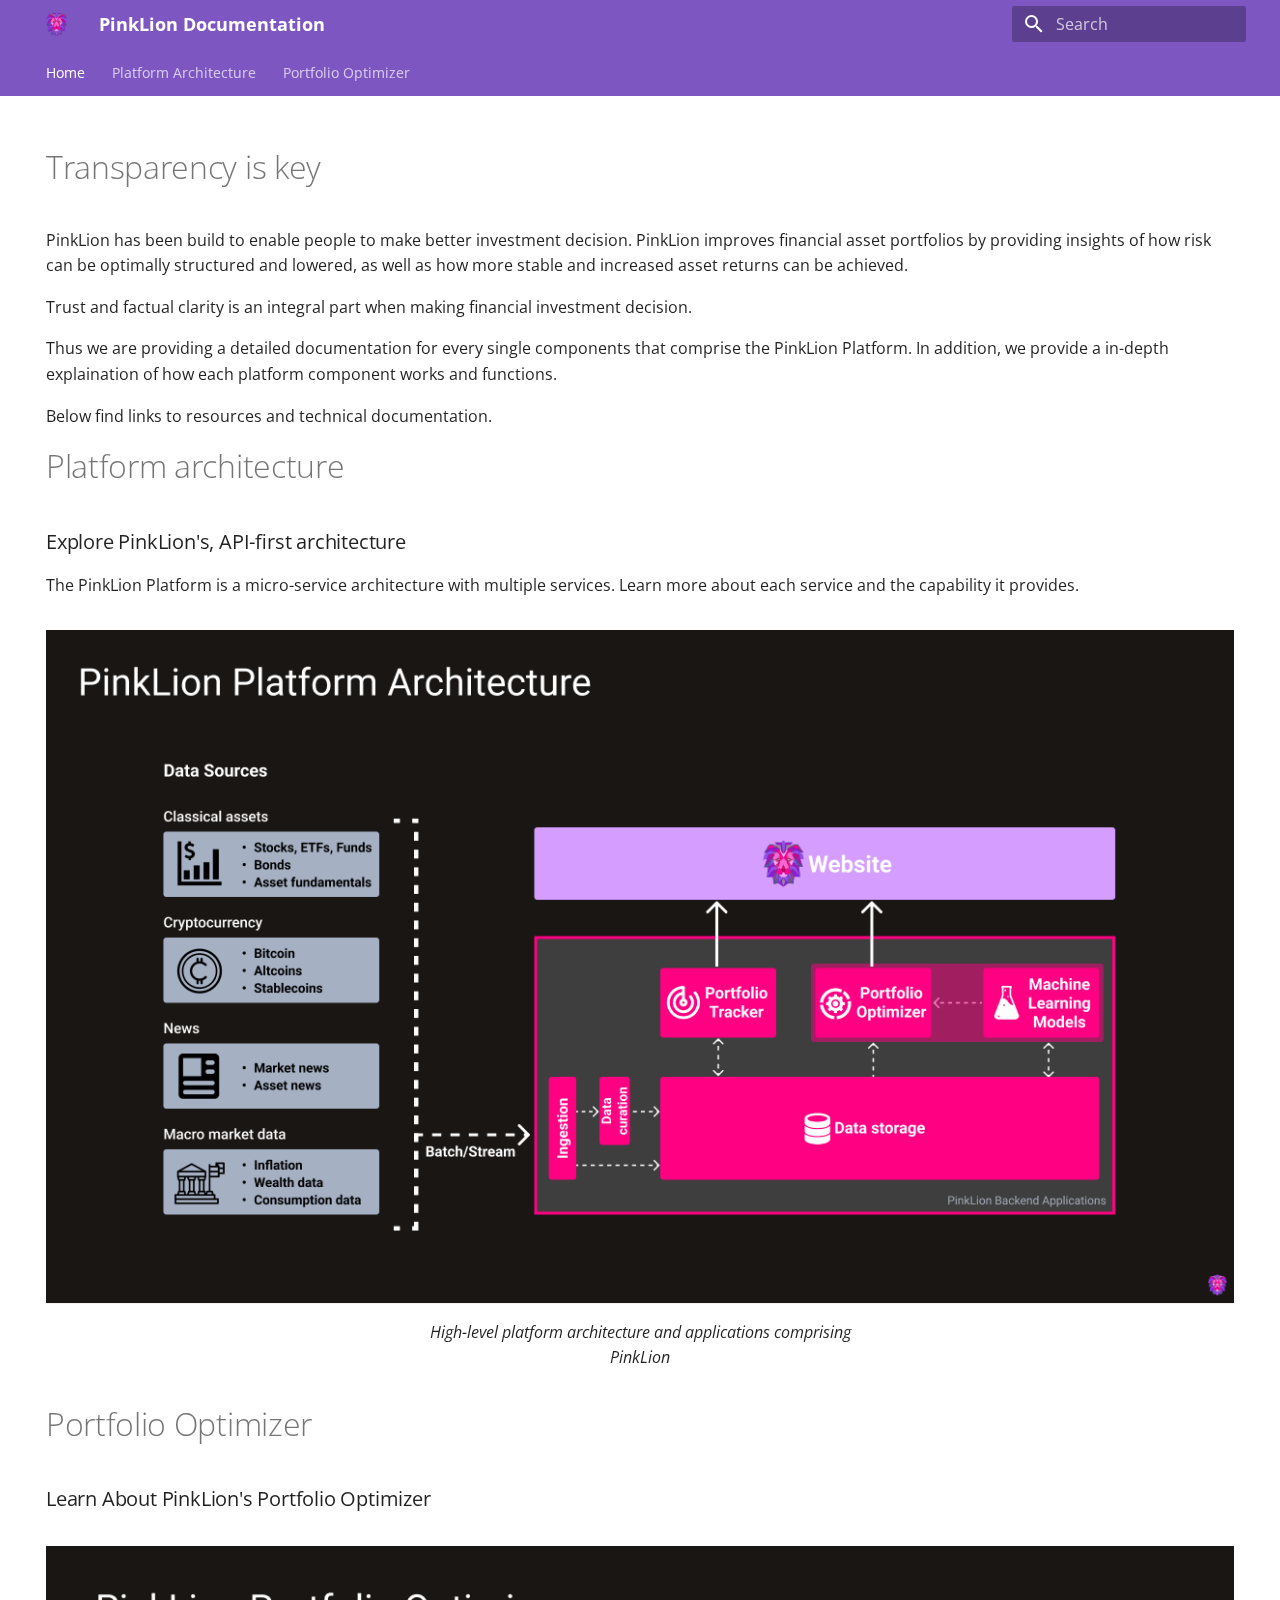
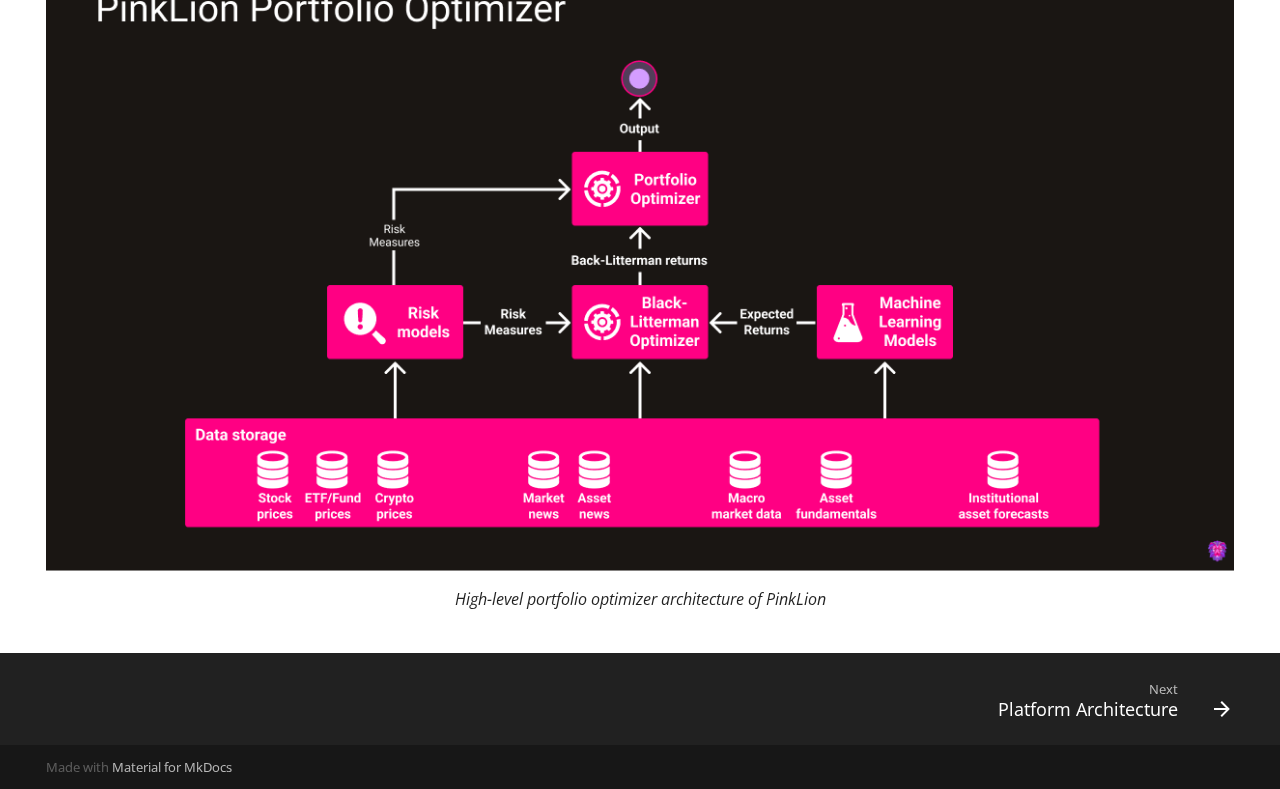
<file: site/index.html>
<!doctype html>
<html lang="en" class="no-js">
  <head>
    
      <meta charset="utf-8">
      <meta name="viewport" content="width=device-width,initial-scale=1">
      
      
      
      <link rel="icon" href="assets/img/favicon-32x32.png">
      <meta name="generator" content="mkdocs-1.3.1, mkdocs-material-8.3.9">
    
    
      
        <title>PinkLion Documentation</title>
      
    
    
      <link rel="stylesheet" href="assets/stylesheets/main.1d29e8d0.min.css">
      
        
        <link rel="stylesheet" href="assets/stylesheets/palette.cbb835fc.min.css">
        
          
          
          <meta name="theme-color" content="#7e56c2">
        
      
      
    
    
    
      
        
        
        <link rel="preconnect" href="https://fonts.gstatic.com" crossorigin>
        <link rel="stylesheet" href="https://fonts.googleapis.com/css?family=Open+Sans:300,300i,400,400i,700,700i%7CRoboto+Mono:400,400i,700,700i&display=fallback">
        <style>:root{--md-text-font:"Open Sans";--md-code-font:"Roboto Mono"}</style>
      
    
    
    <script>__md_scope=new URL(".",location),__md_get=(e,_=localStorage,t=__md_scope)=>JSON.parse(_.getItem(t.pathname+"."+e)),__md_set=(e,_,t=localStorage,a=__md_scope)=>{try{t.setItem(a.pathname+"."+e,JSON.stringify(_))}catch(e){}}</script>
    
      

    
    
  </head>
  
  
    
    
    
    
    
    <body dir="ltr" data-md-color-scheme="" data-md-color-primary="deep-purple" data-md-color-accent="deep-purple">
  
    
    
    <input class="md-toggle" data-md-toggle="drawer" type="checkbox" id="__drawer" autocomplete="off">
    <input class="md-toggle" data-md-toggle="search" type="checkbox" id="__search" autocomplete="off">
    <label class="md-overlay" for="__drawer"></label>
    <div data-md-component="skip">
      
        
        <a href="#transparency-is-key" class="md-skip">
          Skip to content
        </a>
      
    </div>
    <div data-md-component="announce">
      
    </div>
    
    
      

<header class="md-header" data-md-component="header">
  <nav class="md-header__inner md-grid" aria-label="Header">
    <a href="https://pinklion.xyz" title="PinkLion Documentation" class="md-header__button md-logo" aria-label="PinkLion Documentation" data-md-component="logo">
      
  <img src="assets/img/lion-head.png" alt="logo">

    </a>
    <label class="md-header__button md-icon" for="__drawer">
      <svg xmlns="http://www.w3.org/2000/svg" viewBox="0 0 24 24"><path d="M3 6h18v2H3V6m0 5h18v2H3v-2m0 5h18v2H3v-2Z"/></svg>
    </label>
    <div class="md-header__title" data-md-component="header-title">
      <div class="md-header__ellipsis">
        <div class="md-header__topic">
          <span class="md-ellipsis">
            PinkLion Documentation
          </span>
        </div>
        <div class="md-header__topic" data-md-component="header-topic">
          <span class="md-ellipsis">
            
              Home
            
          </span>
        </div>
      </div>
    </div>
    
    
    
      <label class="md-header__button md-icon" for="__search">
        <svg xmlns="http://www.w3.org/2000/svg" viewBox="0 0 24 24"><path d="M9.5 3A6.5 6.5 0 0 1 16 9.5c0 1.61-.59 3.09-1.56 4.23l.27.27h.79l5 5-1.5 1.5-5-5v-.79l-.27-.27A6.516 6.516 0 0 1 9.5 16 6.5 6.5 0 0 1 3 9.5 6.5 6.5 0 0 1 9.5 3m0 2C7 5 5 7 5 9.5S7 14 9.5 14 14 12 14 9.5 12 5 9.5 5Z"/></svg>
      </label>
      <div class="md-search" data-md-component="search" role="dialog">
  <label class="md-search__overlay" for="__search"></label>
  <div class="md-search__inner" role="search">
    <form class="md-search__form" name="search">
      <input type="text" class="md-search__input" name="query" aria-label="Search" placeholder="Search" autocapitalize="off" autocorrect="off" autocomplete="off" spellcheck="false" data-md-component="search-query" required>
      <label class="md-search__icon md-icon" for="__search">
        <svg xmlns="http://www.w3.org/2000/svg" viewBox="0 0 24 24"><path d="M9.5 3A6.5 6.5 0 0 1 16 9.5c0 1.61-.59 3.09-1.56 4.23l.27.27h.79l5 5-1.5 1.5-5-5v-.79l-.27-.27A6.516 6.516 0 0 1 9.5 16 6.5 6.5 0 0 1 3 9.5 6.5 6.5 0 0 1 9.5 3m0 2C7 5 5 7 5 9.5S7 14 9.5 14 14 12 14 9.5 12 5 9.5 5Z"/></svg>
        <svg xmlns="http://www.w3.org/2000/svg" viewBox="0 0 24 24"><path d="M20 11v2H8l5.5 5.5-1.42 1.42L4.16 12l7.92-7.92L13.5 5.5 8 11h12Z"/></svg>
      </label>
      <nav class="md-search__options" aria-label="Search">
        
        <button type="reset" class="md-search__icon md-icon" aria-label="Clear" tabindex="-1">
          <svg xmlns="http://www.w3.org/2000/svg" viewBox="0 0 24 24"><path d="M19 6.41 17.59 5 12 10.59 6.41 5 5 6.41 10.59 12 5 17.59 6.41 19 12 13.41 17.59 19 19 17.59 13.41 12 19 6.41Z"/></svg>
        </button>
      </nav>
      
    </form>
    <div class="md-search__output">
      <div class="md-search__scrollwrap" data-md-scrollfix>
        <div class="md-search-result" data-md-component="search-result">
          <div class="md-search-result__meta">
            Initializing search
          </div>
          <ol class="md-search-result__list"></ol>
        </div>
      </div>
    </div>
  </div>
</div>
    
    
  </nav>
  
</header>
    
    <div class="md-container" data-md-component="container">
      
      
        
          
            
<nav class="md-tabs" aria-label="Tabs" data-md-component="tabs">
  <div class="md-tabs__inner md-grid">
    <ul class="md-tabs__list">
      
        
  
  
    
  


  <li class="md-tabs__item">
    <a href="." class="md-tabs__link md-tabs__link--active">
      Home
    </a>
  </li>

      
        
  
  


  <li class="md-tabs__item">
    <a href="platform-architecture/" class="md-tabs__link">
      Platform Architecture
    </a>
  </li>

      
        
  
  


  <li class="md-tabs__item">
    <a href="portfolio-optimizer/" class="md-tabs__link">
      Portfolio Optimizer
    </a>
  </li>

      
    </ul>
  </div>
</nav>
          
        
      
      <main class="md-main" data-md-component="main">
        <div class="md-main__inner md-grid">
          
            
              
                
              
              <div class="md-sidebar md-sidebar--primary" data-md-component="sidebar" data-md-type="navigation" hidden>
                <div class="md-sidebar__scrollwrap">
                  <div class="md-sidebar__inner">
                    

  


<nav class="md-nav md-nav--primary md-nav--lifted" aria-label="Navigation" data-md-level="0">
  <label class="md-nav__title" for="__drawer">
    <a href="https://pinklion.xyz" title="PinkLion Documentation" class="md-nav__button md-logo" aria-label="PinkLion Documentation" data-md-component="logo">
      
  <img src="assets/img/lion-head.png" alt="logo">

    </a>
    PinkLion Documentation
  </label>
  
  <ul class="md-nav__list" data-md-scrollfix>
    
      
      
      

  
  
    
  
  
    <li class="md-nav__item md-nav__item--active">
      
      <input class="md-nav__toggle md-toggle" data-md-toggle="toc" type="checkbox" id="__toc">
      
      
        
      
      
      <a href="." class="md-nav__link md-nav__link--active">
        Home
      </a>
      
    </li>
  

    
      
      
      

  
  
  
    <li class="md-nav__item">
      <a href="platform-architecture/" class="md-nav__link">
        Platform Architecture
      </a>
    </li>
  

    
      
      
      

  
  
  
    <li class="md-nav__item">
      <a href="portfolio-optimizer/" class="md-nav__link">
        Portfolio Optimizer
      </a>
    </li>
  

    
  </ul>
</nav>
                  </div>
                </div>
              </div>
            
            
              
                
              
              <div class="md-sidebar md-sidebar--secondary" data-md-component="sidebar" data-md-type="toc" hidden>
                <div class="md-sidebar__scrollwrap">
                  <div class="md-sidebar__inner">
                    

<nav class="md-nav md-nav--secondary" aria-label="Table of contents">
  
  
  
    
  
  
</nav>
                  </div>
                </div>
              </div>
            
          
          <div class="md-content" data-md-component="content">
            <article class="md-content__inner md-typeset">
              
                


<h1 id="transparency-is-key">Transparency is key</h1>
<p>PinkLion has been build to enable people to make better investment decision. PinkLion improves financial asset portfolios by providing insights of how risk can be optimally structured and lowered, as well as how more stable and increased asset returns can be achieved. </p>
<p>Trust and factual clarity is an integral part when making financial investment decision.</p>
<p>Thus we are providing a detailed documentation for every single components that comprise the PinkLion Platform. In addition, we provide a in-depth explaination of how each platform component works and functions.</p>
<p>Below find links to resources and technical documentation.</p>
<h1 id="platform-architecture">Platform architecture</h1>
<h3 id="explore-pinklions-api-first-architecture">Explore PinkLion's, API-first architecture</h3>
<p>The PinkLion Platform is a micro-service architecture with multiple services. Learn more about each service and the capability it provides.</p>
<figure>
<p><img alt="Image title" src="assets/img/High-Level%20Architecture%20PinkLion.png" />
  </p>
<figcaption>High-level platform architecture and applications comprising PinkLion</figcaption>
</figure>
<h1 id="portfolio-optimizer">Portfolio Optimizer</h1>
<h3 id="learn-about-pinklions-portfolio-optimizer">Learn About PinkLion's Portfolio Optimizer</h3>
<figure>
<p><img alt="Image title" src="assets/img/Portfolio%20Optimizer%20PinkLion.png" />
  </p>
<figcaption>High-level portfolio optimizer architecture of PinkLion</figcaption>
</figure>

              
            </article>
            
          </div>
        </div>
        
      </main>
      
        <footer class="md-footer">
  
    
      
    
    <nav class="md-footer__inner md-grid" aria-label="Footer" >
      
      
        
        <a href="platform-architecture/" class="md-footer__link md-footer__link--next" aria-label="Next: Platform Architecture" rel="next">
          <div class="md-footer__title">
            <div class="md-ellipsis">
              <span class="md-footer__direction">
                Next
              </span>
              Platform Architecture
            </div>
          </div>
          <div class="md-footer__button md-icon">
            <svg xmlns="http://www.w3.org/2000/svg" viewBox="0 0 24 24"><path d="M4 11v2h12l-5.5 5.5 1.42 1.42L19.84 12l-7.92-7.92L10.5 5.5 16 11H4Z"/></svg>
          </div>
        </a>
      
    </nav>
  
  <div class="md-footer-meta md-typeset">
    <div class="md-footer-meta__inner md-grid">
      <div class="md-copyright">
  
  
    Made with
    <a href="https://squidfunk.github.io/mkdocs-material/" target="_blank" rel="noopener">
      Material for MkDocs
    </a>
  
</div>
      
    </div>
  </div>
</footer>
      
    </div>
    <div class="md-dialog" data-md-component="dialog">
      <div class="md-dialog__inner md-typeset"></div>
    </div>
    <script id="__config" type="application/json">{"base": ".", "features": ["navigation.tabs", "navigation.tracking", "navigation.instant"], "search": "assets/javascripts/workers/search.b97dbffb.min.js", "translations": {"clipboard.copied": "Copied to clipboard", "clipboard.copy": "Copy to clipboard", "search.config.lang": "en", "search.config.pipeline": "trimmer, stopWordFilter", "search.config.separator": "[\\s\\-]+", "search.placeholder": "Search", "search.result.more.one": "1 more on this page", "search.result.more.other": "# more on this page", "search.result.none": "No matching documents", "search.result.one": "1 matching document", "search.result.other": "# matching documents", "search.result.placeholder": "Type to start searching", "search.result.term.missing": "Missing", "select.version.title": "Select version"}}</script>
    
    
      <script src="assets/javascripts/bundle.6c7ad80a.min.js"></script>
      
    
  </body>
</html>
</file>
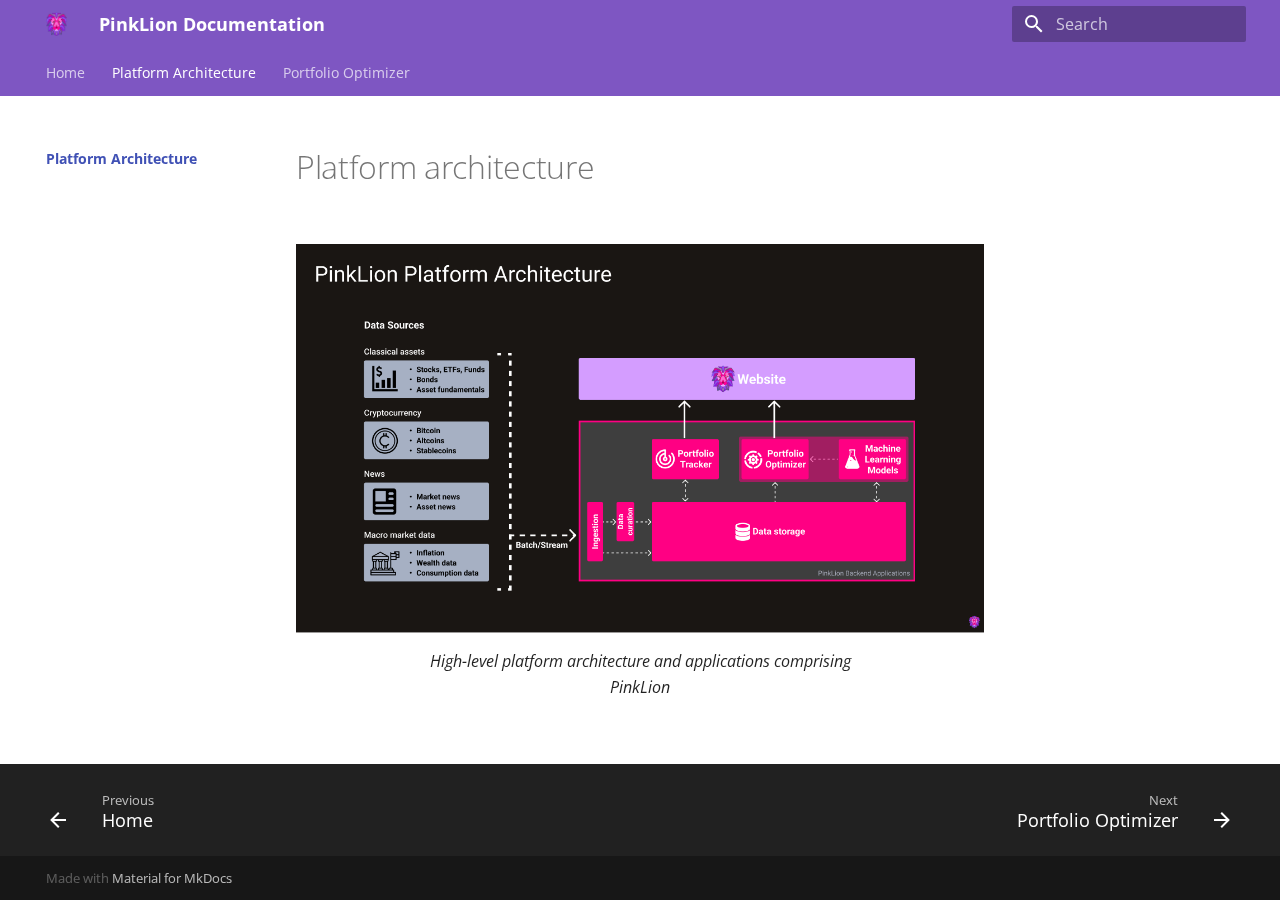
<file: site/platform-architecture/index.html>
<!doctype html>
<html lang="en" class="no-js">
  <head>
    
      <meta charset="utf-8">
      <meta name="viewport" content="width=device-width,initial-scale=1">
      
      
      
      <link rel="icon" href="../assets/img/favicon-32x32.png">
      <meta name="generator" content="mkdocs-1.3.1, mkdocs-material-8.3.9">
    
    
      
        <title>Platform Architecture - PinkLion Documentation</title>
      
    
    
      <link rel="stylesheet" href="../assets/stylesheets/main.1d29e8d0.min.css">
      
        
        <link rel="stylesheet" href="../assets/stylesheets/palette.cbb835fc.min.css">
        
          
          
          <meta name="theme-color" content="#7e56c2">
        
      
      
    
    
    
      
        
        
        <link rel="preconnect" href="https://fonts.gstatic.com" crossorigin>
        <link rel="stylesheet" href="https://fonts.googleapis.com/css?family=Open+Sans:300,300i,400,400i,700,700i%7CRoboto+Mono:400,400i,700,700i&display=fallback">
        <style>:root{--md-text-font:"Open Sans";--md-code-font:"Roboto Mono"}</style>
      
    
    
    <script>__md_scope=new URL("..",location),__md_get=(e,_=localStorage,t=__md_scope)=>JSON.parse(_.getItem(t.pathname+"."+e)),__md_set=(e,_,t=localStorage,a=__md_scope)=>{try{t.setItem(a.pathname+"."+e,JSON.stringify(_))}catch(e){}}</script>
    
      

    
    
  </head>
  
  
    
    
    
    
    
    <body dir="ltr" data-md-color-scheme="" data-md-color-primary="deep-purple" data-md-color-accent="deep-purple">
  
    
    
    <input class="md-toggle" data-md-toggle="drawer" type="checkbox" id="__drawer" autocomplete="off">
    <input class="md-toggle" data-md-toggle="search" type="checkbox" id="__search" autocomplete="off">
    <label class="md-overlay" for="__drawer"></label>
    <div data-md-component="skip">
      
        
        <a href="#platform-architecture" class="md-skip">
          Skip to content
        </a>
      
    </div>
    <div data-md-component="announce">
      
    </div>
    
    
      

<header class="md-header" data-md-component="header">
  <nav class="md-header__inner md-grid" aria-label="Header">
    <a href="https://pinklion.xyz" title="PinkLion Documentation" class="md-header__button md-logo" aria-label="PinkLion Documentation" data-md-component="logo">
      
  <img src="../assets/img/lion-head.png" alt="logo">

    </a>
    <label class="md-header__button md-icon" for="__drawer">
      <svg xmlns="http://www.w3.org/2000/svg" viewBox="0 0 24 24"><path d="M3 6h18v2H3V6m0 5h18v2H3v-2m0 5h18v2H3v-2Z"/></svg>
    </label>
    <div class="md-header__title" data-md-component="header-title">
      <div class="md-header__ellipsis">
        <div class="md-header__topic">
          <span class="md-ellipsis">
            PinkLion Documentation
          </span>
        </div>
        <div class="md-header__topic" data-md-component="header-topic">
          <span class="md-ellipsis">
            
              Platform Architecture
            
          </span>
        </div>
      </div>
    </div>
    
    
    
      <label class="md-header__button md-icon" for="__search">
        <svg xmlns="http://www.w3.org/2000/svg" viewBox="0 0 24 24"><path d="M9.5 3A6.5 6.5 0 0 1 16 9.5c0 1.61-.59 3.09-1.56 4.23l.27.27h.79l5 5-1.5 1.5-5-5v-.79l-.27-.27A6.516 6.516 0 0 1 9.5 16 6.5 6.5 0 0 1 3 9.5 6.5 6.5 0 0 1 9.5 3m0 2C7 5 5 7 5 9.5S7 14 9.5 14 14 12 14 9.5 12 5 9.5 5Z"/></svg>
      </label>
      <div class="md-search" data-md-component="search" role="dialog">
  <label class="md-search__overlay" for="__search"></label>
  <div class="md-search__inner" role="search">
    <form class="md-search__form" name="search">
      <input type="text" class="md-search__input" name="query" aria-label="Search" placeholder="Search" autocapitalize="off" autocorrect="off" autocomplete="off" spellcheck="false" data-md-component="search-query" required>
      <label class="md-search__icon md-icon" for="__search">
        <svg xmlns="http://www.w3.org/2000/svg" viewBox="0 0 24 24"><path d="M9.5 3A6.5 6.5 0 0 1 16 9.5c0 1.61-.59 3.09-1.56 4.23l.27.27h.79l5 5-1.5 1.5-5-5v-.79l-.27-.27A6.516 6.516 0 0 1 9.5 16 6.5 6.5 0 0 1 3 9.5 6.5 6.5 0 0 1 9.5 3m0 2C7 5 5 7 5 9.5S7 14 9.5 14 14 12 14 9.5 12 5 9.5 5Z"/></svg>
        <svg xmlns="http://www.w3.org/2000/svg" viewBox="0 0 24 24"><path d="M20 11v2H8l5.5 5.5-1.42 1.42L4.16 12l7.92-7.92L13.5 5.5 8 11h12Z"/></svg>
      </label>
      <nav class="md-search__options" aria-label="Search">
        
        <button type="reset" class="md-search__icon md-icon" aria-label="Clear" tabindex="-1">
          <svg xmlns="http://www.w3.org/2000/svg" viewBox="0 0 24 24"><path d="M19 6.41 17.59 5 12 10.59 6.41 5 5 6.41 10.59 12 5 17.59 6.41 19 12 13.41 17.59 19 19 17.59 13.41 12 19 6.41Z"/></svg>
        </button>
      </nav>
      
    </form>
    <div class="md-search__output">
      <div class="md-search__scrollwrap" data-md-scrollfix>
        <div class="md-search-result" data-md-component="search-result">
          <div class="md-search-result__meta">
            Initializing search
          </div>
          <ol class="md-search-result__list"></ol>
        </div>
      </div>
    </div>
  </div>
</div>
    
    
  </nav>
  
</header>
    
    <div class="md-container" data-md-component="container">
      
      
        
          
            
<nav class="md-tabs" aria-label="Tabs" data-md-component="tabs">
  <div class="md-tabs__inner md-grid">
    <ul class="md-tabs__list">
      
        
  
  


  <li class="md-tabs__item">
    <a href=".." class="md-tabs__link">
      Home
    </a>
  </li>

      
        
  
  
    
  


  <li class="md-tabs__item">
    <a href="./" class="md-tabs__link md-tabs__link--active">
      Platform Architecture
    </a>
  </li>

      
        
  
  


  <li class="md-tabs__item">
    <a href="../portfolio-optimizer/" class="md-tabs__link">
      Portfolio Optimizer
    </a>
  </li>

      
    </ul>
  </div>
</nav>
          
        
      
      <main class="md-main" data-md-component="main">
        <div class="md-main__inner md-grid">
          
            
              
              <div class="md-sidebar md-sidebar--primary" data-md-component="sidebar" data-md-type="navigation" >
                <div class="md-sidebar__scrollwrap">
                  <div class="md-sidebar__inner">
                    

  


<nav class="md-nav md-nav--primary md-nav--lifted" aria-label="Navigation" data-md-level="0">
  <label class="md-nav__title" for="__drawer">
    <a href="https://pinklion.xyz" title="PinkLion Documentation" class="md-nav__button md-logo" aria-label="PinkLion Documentation" data-md-component="logo">
      
  <img src="../assets/img/lion-head.png" alt="logo">

    </a>
    PinkLion Documentation
  </label>
  
  <ul class="md-nav__list" data-md-scrollfix>
    
      
      
      

  
  
  
    <li class="md-nav__item">
      <a href=".." class="md-nav__link">
        Home
      </a>
    </li>
  

    
      
      
      

  
  
    
  
  
    <li class="md-nav__item md-nav__item--active">
      
      <input class="md-nav__toggle md-toggle" data-md-toggle="toc" type="checkbox" id="__toc">
      
      
        
      
      
      <a href="./" class="md-nav__link md-nav__link--active">
        Platform Architecture
      </a>
      
    </li>
  

    
      
      
      

  
  
  
    <li class="md-nav__item">
      <a href="../portfolio-optimizer/" class="md-nav__link">
        Portfolio Optimizer
      </a>
    </li>
  

    
  </ul>
</nav>
                  </div>
                </div>
              </div>
            
            
              
              <div class="md-sidebar md-sidebar--secondary" data-md-component="sidebar" data-md-type="toc" >
                <div class="md-sidebar__scrollwrap">
                  <div class="md-sidebar__inner">
                    

<nav class="md-nav md-nav--secondary" aria-label="Table of contents">
  
  
  
    
  
  
</nav>
                  </div>
                </div>
              </div>
            
          
          <div class="md-content" data-md-component="content">
            <article class="md-content__inner md-typeset">
              
                


<h1 id="platform-architecture">Platform architecture</h1>
<figure>
<p><img alt="Image title" src="../assets/img/High-Level%20Architecture%20PinkLion.png" />
  </p>
<figcaption>High-level platform architecture and applications comprising PinkLion</figcaption>
</figure>

              
            </article>
            
          </div>
        </div>
        
      </main>
      
        <footer class="md-footer">
  
    
    <nav class="md-footer__inner md-grid" aria-label="Footer" >
      
        
        <a href=".." class="md-footer__link md-footer__link--prev" aria-label="Previous: Home" rel="prev">
          <div class="md-footer__button md-icon">
            <svg xmlns="http://www.w3.org/2000/svg" viewBox="0 0 24 24"><path d="M20 11v2H8l5.5 5.5-1.42 1.42L4.16 12l7.92-7.92L13.5 5.5 8 11h12Z"/></svg>
          </div>
          <div class="md-footer__title">
            <div class="md-ellipsis">
              <span class="md-footer__direction">
                Previous
              </span>
              Home
            </div>
          </div>
        </a>
      
      
        
        <a href="../portfolio-optimizer/" class="md-footer__link md-footer__link--next" aria-label="Next: Portfolio Optimizer" rel="next">
          <div class="md-footer__title">
            <div class="md-ellipsis">
              <span class="md-footer__direction">
                Next
              </span>
              Portfolio Optimizer
            </div>
          </div>
          <div class="md-footer__button md-icon">
            <svg xmlns="http://www.w3.org/2000/svg" viewBox="0 0 24 24"><path d="M4 11v2h12l-5.5 5.5 1.42 1.42L19.84 12l-7.92-7.92L10.5 5.5 16 11H4Z"/></svg>
          </div>
        </a>
      
    </nav>
  
  <div class="md-footer-meta md-typeset">
    <div class="md-footer-meta__inner md-grid">
      <div class="md-copyright">
  
  
    Made with
    <a href="https://squidfunk.github.io/mkdocs-material/" target="_blank" rel="noopener">
      Material for MkDocs
    </a>
  
</div>
      
    </div>
  </div>
</footer>
      
    </div>
    <div class="md-dialog" data-md-component="dialog">
      <div class="md-dialog__inner md-typeset"></div>
    </div>
    <script id="__config" type="application/json">{"base": "..", "features": ["navigation.tabs", "navigation.tracking", "navigation.instant"], "search": "../assets/javascripts/workers/search.b97dbffb.min.js", "translations": {"clipboard.copied": "Copied to clipboard", "clipboard.copy": "Copy to clipboard", "search.config.lang": "en", "search.config.pipeline": "trimmer, stopWordFilter", "search.config.separator": "[\\s\\-]+", "search.placeholder": "Search", "search.result.more.one": "1 more on this page", "search.result.more.other": "# more on this page", "search.result.none": "No matching documents", "search.result.one": "1 matching document", "search.result.other": "# matching documents", "search.result.placeholder": "Type to start searching", "search.result.term.missing": "Missing", "select.version.title": "Select version"}}</script>
    
    
      <script src="../assets/javascripts/bundle.6c7ad80a.min.js"></script>
      
    
  </body>
</html>
</file>
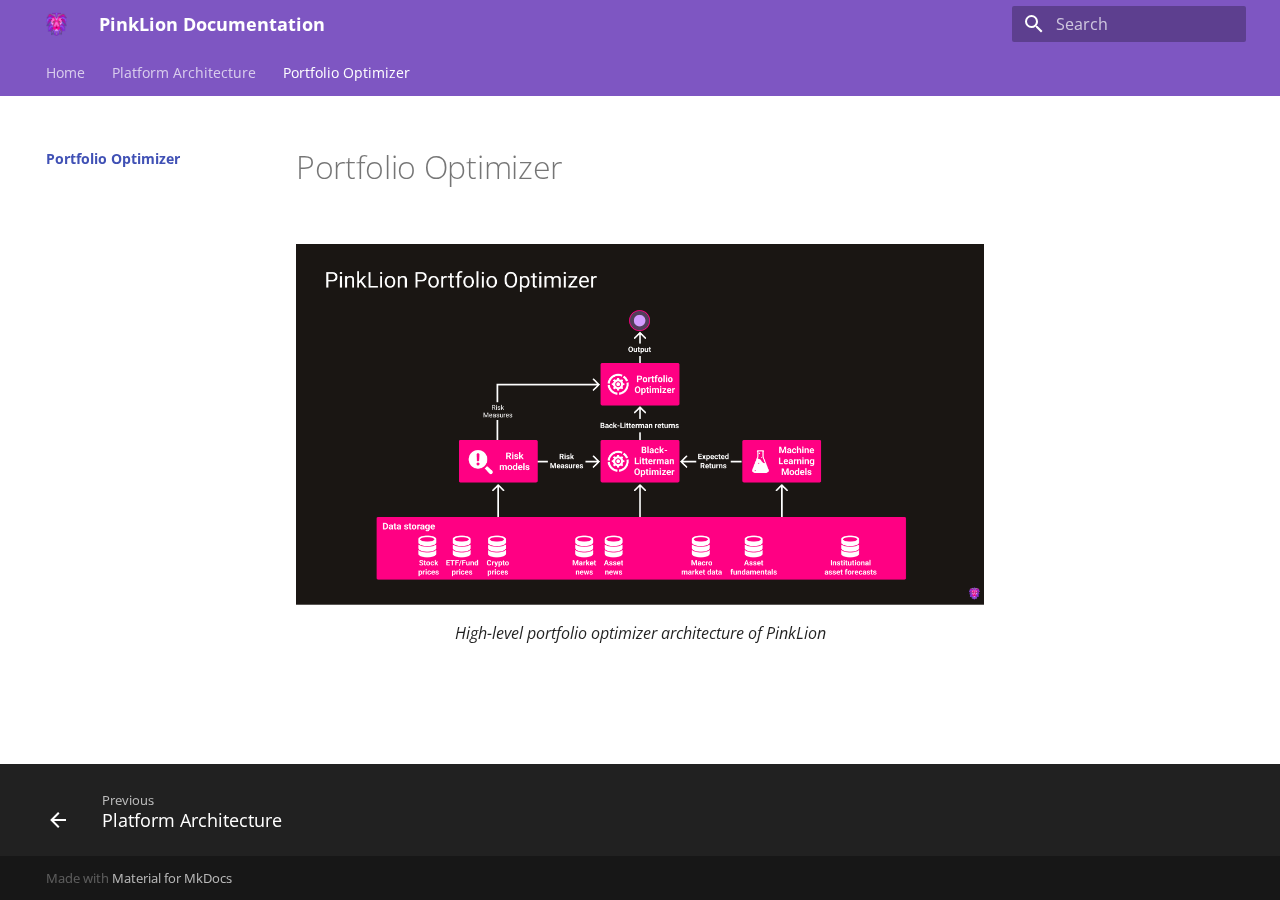
<file: site/portfolio-optimizer/index.html>
<!doctype html>
<html lang="en" class="no-js">
  <head>
    
      <meta charset="utf-8">
      <meta name="viewport" content="width=device-width,initial-scale=1">
      
      
      
      <link rel="icon" href="../assets/img/favicon-32x32.png">
      <meta name="generator" content="mkdocs-1.3.1, mkdocs-material-8.3.9">
    
    
      
        <title>Portfolio Optimizer - PinkLion Documentation</title>
      
    
    
      <link rel="stylesheet" href="../assets/stylesheets/main.1d29e8d0.min.css">
      
        
        <link rel="stylesheet" href="../assets/stylesheets/palette.cbb835fc.min.css">
        
          
          
          <meta name="theme-color" content="#7e56c2">
        
      
      
    
    
    
      
        
        
        <link rel="preconnect" href="https://fonts.gstatic.com" crossorigin>
        <link rel="stylesheet" href="https://fonts.googleapis.com/css?family=Open+Sans:300,300i,400,400i,700,700i%7CRoboto+Mono:400,400i,700,700i&display=fallback">
        <style>:root{--md-text-font:"Open Sans";--md-code-font:"Roboto Mono"}</style>
      
    
    
    <script>__md_scope=new URL("..",location),__md_get=(e,_=localStorage,t=__md_scope)=>JSON.parse(_.getItem(t.pathname+"."+e)),__md_set=(e,_,t=localStorage,a=__md_scope)=>{try{t.setItem(a.pathname+"."+e,JSON.stringify(_))}catch(e){}}</script>
    
      

    
    
  </head>
  
  
    
    
    
    
    
    <body dir="ltr" data-md-color-scheme="" data-md-color-primary="deep-purple" data-md-color-accent="deep-purple">
  
    
    
    <input class="md-toggle" data-md-toggle="drawer" type="checkbox" id="__drawer" autocomplete="off">
    <input class="md-toggle" data-md-toggle="search" type="checkbox" id="__search" autocomplete="off">
    <label class="md-overlay" for="__drawer"></label>
    <div data-md-component="skip">
      
        
        <a href="#portfolio-optimizer" class="md-skip">
          Skip to content
        </a>
      
    </div>
    <div data-md-component="announce">
      
    </div>
    
    
      

<header class="md-header" data-md-component="header">
  <nav class="md-header__inner md-grid" aria-label="Header">
    <a href="https://pinklion.xyz" title="PinkLion Documentation" class="md-header__button md-logo" aria-label="PinkLion Documentation" data-md-component="logo">
      
  <img src="../assets/img/lion-head.png" alt="logo">

    </a>
    <label class="md-header__button md-icon" for="__drawer">
      <svg xmlns="http://www.w3.org/2000/svg" viewBox="0 0 24 24"><path d="M3 6h18v2H3V6m0 5h18v2H3v-2m0 5h18v2H3v-2Z"/></svg>
    </label>
    <div class="md-header__title" data-md-component="header-title">
      <div class="md-header__ellipsis">
        <div class="md-header__topic">
          <span class="md-ellipsis">
            PinkLion Documentation
          </span>
        </div>
        <div class="md-header__topic" data-md-component="header-topic">
          <span class="md-ellipsis">
            
              Portfolio Optimizer
            
          </span>
        </div>
      </div>
    </div>
    
    
    
      <label class="md-header__button md-icon" for="__search">
        <svg xmlns="http://www.w3.org/2000/svg" viewBox="0 0 24 24"><path d="M9.5 3A6.5 6.5 0 0 1 16 9.5c0 1.61-.59 3.09-1.56 4.23l.27.27h.79l5 5-1.5 1.5-5-5v-.79l-.27-.27A6.516 6.516 0 0 1 9.5 16 6.5 6.5 0 0 1 3 9.5 6.5 6.5 0 0 1 9.5 3m0 2C7 5 5 7 5 9.5S7 14 9.5 14 14 12 14 9.5 12 5 9.5 5Z"/></svg>
      </label>
      <div class="md-search" data-md-component="search" role="dialog">
  <label class="md-search__overlay" for="__search"></label>
  <div class="md-search__inner" role="search">
    <form class="md-search__form" name="search">
      <input type="text" class="md-search__input" name="query" aria-label="Search" placeholder="Search" autocapitalize="off" autocorrect="off" autocomplete="off" spellcheck="false" data-md-component="search-query" required>
      <label class="md-search__icon md-icon" for="__search">
        <svg xmlns="http://www.w3.org/2000/svg" viewBox="0 0 24 24"><path d="M9.5 3A6.5 6.5 0 0 1 16 9.5c0 1.61-.59 3.09-1.56 4.23l.27.27h.79l5 5-1.5 1.5-5-5v-.79l-.27-.27A6.516 6.516 0 0 1 9.5 16 6.5 6.5 0 0 1 3 9.5 6.5 6.5 0 0 1 9.5 3m0 2C7 5 5 7 5 9.5S7 14 9.5 14 14 12 14 9.5 12 5 9.5 5Z"/></svg>
        <svg xmlns="http://www.w3.org/2000/svg" viewBox="0 0 24 24"><path d="M20 11v2H8l5.5 5.5-1.42 1.42L4.16 12l7.92-7.92L13.5 5.5 8 11h12Z"/></svg>
      </label>
      <nav class="md-search__options" aria-label="Search">
        
        <button type="reset" class="md-search__icon md-icon" aria-label="Clear" tabindex="-1">
          <svg xmlns="http://www.w3.org/2000/svg" viewBox="0 0 24 24"><path d="M19 6.41 17.59 5 12 10.59 6.41 5 5 6.41 10.59 12 5 17.59 6.41 19 12 13.41 17.59 19 19 17.59 13.41 12 19 6.41Z"/></svg>
        </button>
      </nav>
      
    </form>
    <div class="md-search__output">
      <div class="md-search__scrollwrap" data-md-scrollfix>
        <div class="md-search-result" data-md-component="search-result">
          <div class="md-search-result__meta">
            Initializing search
          </div>
          <ol class="md-search-result__list"></ol>
        </div>
      </div>
    </div>
  </div>
</div>
    
    
  </nav>
  
</header>
    
    <div class="md-container" data-md-component="container">
      
      
        
          
            
<nav class="md-tabs" aria-label="Tabs" data-md-component="tabs">
  <div class="md-tabs__inner md-grid">
    <ul class="md-tabs__list">
      
        
  
  


  <li class="md-tabs__item">
    <a href=".." class="md-tabs__link">
      Home
    </a>
  </li>

      
        
  
  


  <li class="md-tabs__item">
    <a href="../platform-architecture/" class="md-tabs__link">
      Platform Architecture
    </a>
  </li>

      
        
  
  
    
  


  <li class="md-tabs__item">
    <a href="./" class="md-tabs__link md-tabs__link--active">
      Portfolio Optimizer
    </a>
  </li>

      
    </ul>
  </div>
</nav>
          
        
      
      <main class="md-main" data-md-component="main">
        <div class="md-main__inner md-grid">
          
            
              
              <div class="md-sidebar md-sidebar--primary" data-md-component="sidebar" data-md-type="navigation" >
                <div class="md-sidebar__scrollwrap">
                  <div class="md-sidebar__inner">
                    

  


<nav class="md-nav md-nav--primary md-nav--lifted" aria-label="Navigation" data-md-level="0">
  <label class="md-nav__title" for="__drawer">
    <a href="https://pinklion.xyz" title="PinkLion Documentation" class="md-nav__button md-logo" aria-label="PinkLion Documentation" data-md-component="logo">
      
  <img src="../assets/img/lion-head.png" alt="logo">

    </a>
    PinkLion Documentation
  </label>
  
  <ul class="md-nav__list" data-md-scrollfix>
    
      
      
      

  
  
  
    <li class="md-nav__item">
      <a href=".." class="md-nav__link">
        Home
      </a>
    </li>
  

    
      
      
      

  
  
  
    <li class="md-nav__item">
      <a href="../platform-architecture/" class="md-nav__link">
        Platform Architecture
      </a>
    </li>
  

    
      
      
      

  
  
    
  
  
    <li class="md-nav__item md-nav__item--active">
      
      <input class="md-nav__toggle md-toggle" data-md-toggle="toc" type="checkbox" id="__toc">
      
      
        
      
      
      <a href="./" class="md-nav__link md-nav__link--active">
        Portfolio Optimizer
      </a>
      
    </li>
  

    
  </ul>
</nav>
                  </div>
                </div>
              </div>
            
            
              
              <div class="md-sidebar md-sidebar--secondary" data-md-component="sidebar" data-md-type="toc" >
                <div class="md-sidebar__scrollwrap">
                  <div class="md-sidebar__inner">
                    

<nav class="md-nav md-nav--secondary" aria-label="Table of contents">
  
  
  
    
  
  
</nav>
                  </div>
                </div>
              </div>
            
          
          <div class="md-content" data-md-component="content">
            <article class="md-content__inner md-typeset">
              
                


<h1 id="portfolio-optimizer">Portfolio Optimizer</h1>
<figure>
<p><img alt="Image title" src="../assets/img/Portfolio%20Optimizer%20PinkLion.png" />
  </p>
<figcaption>High-level portfolio optimizer architecture of PinkLion</figcaption>
</figure>

              
            </article>
            
          </div>
        </div>
        
      </main>
      
        <footer class="md-footer">
  
    
    <nav class="md-footer__inner md-grid" aria-label="Footer" >
      
        
        <a href="../platform-architecture/" class="md-footer__link md-footer__link--prev" aria-label="Previous: Platform Architecture" rel="prev">
          <div class="md-footer__button md-icon">
            <svg xmlns="http://www.w3.org/2000/svg" viewBox="0 0 24 24"><path d="M20 11v2H8l5.5 5.5-1.42 1.42L4.16 12l7.92-7.92L13.5 5.5 8 11h12Z"/></svg>
          </div>
          <div class="md-footer__title">
            <div class="md-ellipsis">
              <span class="md-footer__direction">
                Previous
              </span>
              Platform Architecture
            </div>
          </div>
        </a>
      
      
    </nav>
  
  <div class="md-footer-meta md-typeset">
    <div class="md-footer-meta__inner md-grid">
      <div class="md-copyright">
  
  
    Made with
    <a href="https://squidfunk.github.io/mkdocs-material/" target="_blank" rel="noopener">
      Material for MkDocs
    </a>
  
</div>
      
    </div>
  </div>
</footer>
      
    </div>
    <div class="md-dialog" data-md-component="dialog">
      <div class="md-dialog__inner md-typeset"></div>
    </div>
    <script id="__config" type="application/json">{"base": "..", "features": ["navigation.tabs", "navigation.tracking", "navigation.instant"], "search": "../assets/javascripts/workers/search.b97dbffb.min.js", "translations": {"clipboard.copied": "Copied to clipboard", "clipboard.copy": "Copy to clipboard", "search.config.lang": "en", "search.config.pipeline": "trimmer, stopWordFilter", "search.config.separator": "[\\s\\-]+", "search.placeholder": "Search", "search.result.more.one": "1 more on this page", "search.result.more.other": "# more on this page", "search.result.none": "No matching documents", "search.result.one": "1 matching document", "search.result.other": "# matching documents", "search.result.placeholder": "Type to start searching", "search.result.term.missing": "Missing", "select.version.title": "Select version"}}</script>
    
    
      <script src="../assets/javascripts/bundle.6c7ad80a.min.js"></script>
      
    
  </body>
</html>
</file>
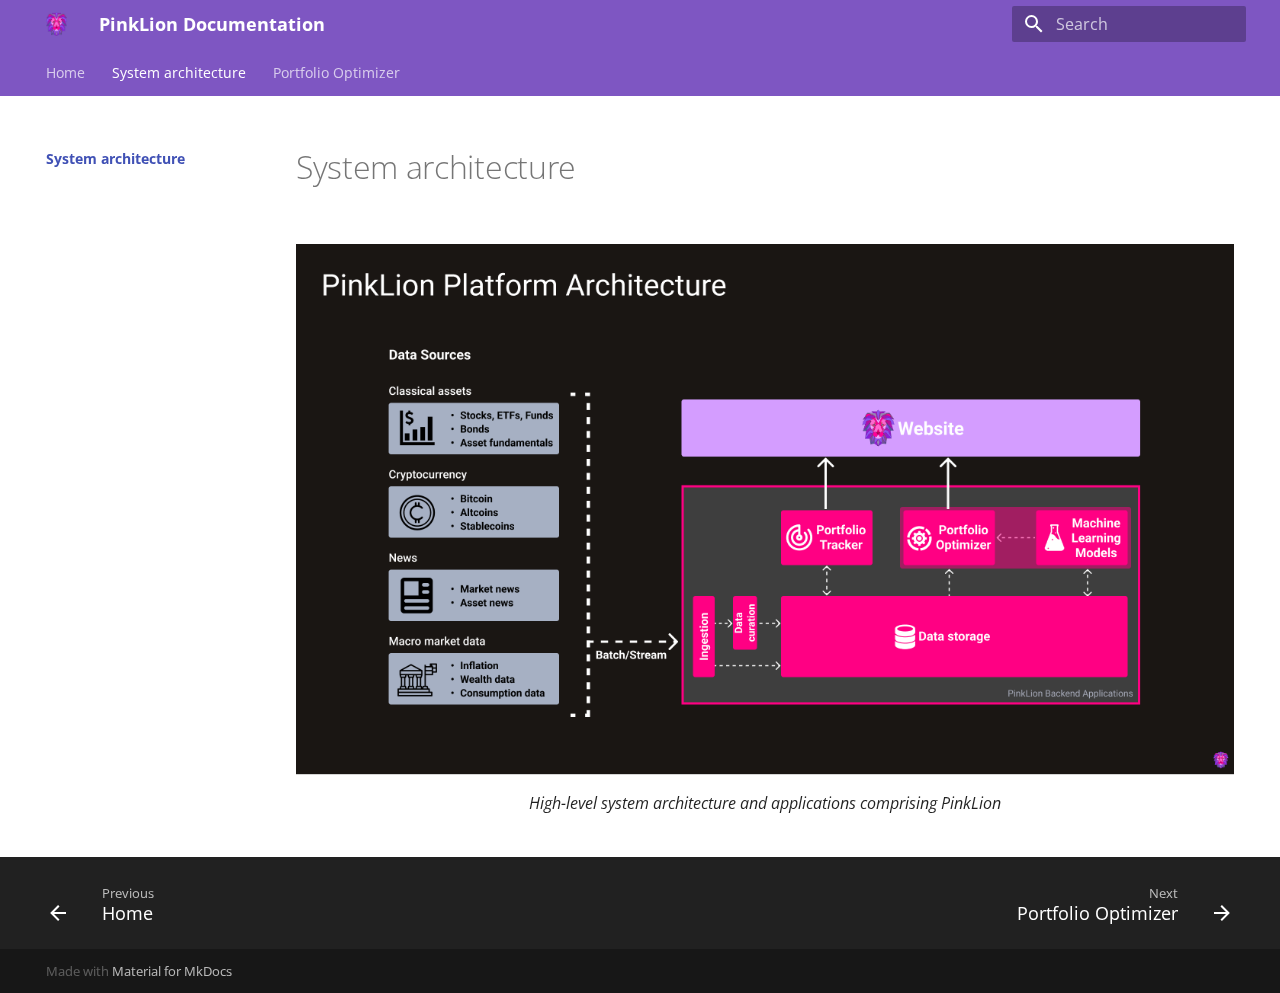
<file: site/system-architecture/index.html>
<!doctype html>
<html lang="en" class="no-js">
  <head>
    
      <meta charset="utf-8">
      <meta name="viewport" content="width=device-width,initial-scale=1">
      
      
      
      <link rel="icon" href="../assets/img/favicon-32x32.png">
      <meta name="generator" content="mkdocs-1.3.1, mkdocs-material-8.3.9">
    
    
      
        <title>System architecture - PinkLion Documentation</title>
      
    
    
      <link rel="stylesheet" href="../assets/stylesheets/main.1d29e8d0.min.css">
      
        
        <link rel="stylesheet" href="../assets/stylesheets/palette.cbb835fc.min.css">
        
          
          
          <meta name="theme-color" content="#7e56c2">
        
      
      
    
    
    
      
        
        
        <link rel="preconnect" href="https://fonts.gstatic.com" crossorigin>
        <link rel="stylesheet" href="https://fonts.googleapis.com/css?family=Open+Sans:300,300i,400,400i,700,700i%7CRoboto+Mono:400,400i,700,700i&display=fallback">
        <style>:root{--md-text-font:"Open Sans";--md-code-font:"Roboto Mono"}</style>
      
    
    
    <script>__md_scope=new URL("..",location),__md_get=(e,_=localStorage,t=__md_scope)=>JSON.parse(_.getItem(t.pathname+"."+e)),__md_set=(e,_,t=localStorage,a=__md_scope)=>{try{t.setItem(a.pathname+"."+e,JSON.stringify(_))}catch(e){}}</script>
    
      

    
    
  </head>
  
  
    
    
    
    
    
    <body dir="ltr" data-md-color-scheme="" data-md-color-primary="deep-purple" data-md-color-accent="deep-purple">
  
    
    
    <input class="md-toggle" data-md-toggle="drawer" type="checkbox" id="__drawer" autocomplete="off">
    <input class="md-toggle" data-md-toggle="search" type="checkbox" id="__search" autocomplete="off">
    <label class="md-overlay" for="__drawer"></label>
    <div data-md-component="skip">
      
        
        <a href="#system-architecture" class="md-skip">
          Skip to content
        </a>
      
    </div>
    <div data-md-component="announce">
      
    </div>
    
    
      

<header class="md-header" data-md-component="header">
  <nav class="md-header__inner md-grid" aria-label="Header">
    <a href="https://pinklion.xyz" title="PinkLion Documentation" class="md-header__button md-logo" aria-label="PinkLion Documentation" data-md-component="logo">
      
  <img src="../assets/img/lion-head.png" alt="logo">

    </a>
    <label class="md-header__button md-icon" for="__drawer">
      <svg xmlns="http://www.w3.org/2000/svg" viewBox="0 0 24 24"><path d="M3 6h18v2H3V6m0 5h18v2H3v-2m0 5h18v2H3v-2Z"/></svg>
    </label>
    <div class="md-header__title" data-md-component="header-title">
      <div class="md-header__ellipsis">
        <div class="md-header__topic">
          <span class="md-ellipsis">
            PinkLion Documentation
          </span>
        </div>
        <div class="md-header__topic" data-md-component="header-topic">
          <span class="md-ellipsis">
            
              System architecture
            
          </span>
        </div>
      </div>
    </div>
    
    
    
      <label class="md-header__button md-icon" for="__search">
        <svg xmlns="http://www.w3.org/2000/svg" viewBox="0 0 24 24"><path d="M9.5 3A6.5 6.5 0 0 1 16 9.5c0 1.61-.59 3.09-1.56 4.23l.27.27h.79l5 5-1.5 1.5-5-5v-.79l-.27-.27A6.516 6.516 0 0 1 9.5 16 6.5 6.5 0 0 1 3 9.5 6.5 6.5 0 0 1 9.5 3m0 2C7 5 5 7 5 9.5S7 14 9.5 14 14 12 14 9.5 12 5 9.5 5Z"/></svg>
      </label>
      <div class="md-search" data-md-component="search" role="dialog">
  <label class="md-search__overlay" for="__search"></label>
  <div class="md-search__inner" role="search">
    <form class="md-search__form" name="search">
      <input type="text" class="md-search__input" name="query" aria-label="Search" placeholder="Search" autocapitalize="off" autocorrect="off" autocomplete="off" spellcheck="false" data-md-component="search-query" required>
      <label class="md-search__icon md-icon" for="__search">
        <svg xmlns="http://www.w3.org/2000/svg" viewBox="0 0 24 24"><path d="M9.5 3A6.5 6.5 0 0 1 16 9.5c0 1.61-.59 3.09-1.56 4.23l.27.27h.79l5 5-1.5 1.5-5-5v-.79l-.27-.27A6.516 6.516 0 0 1 9.5 16 6.5 6.5 0 0 1 3 9.5 6.5 6.5 0 0 1 9.5 3m0 2C7 5 5 7 5 9.5S7 14 9.5 14 14 12 14 9.5 12 5 9.5 5Z"/></svg>
        <svg xmlns="http://www.w3.org/2000/svg" viewBox="0 0 24 24"><path d="M20 11v2H8l5.5 5.5-1.42 1.42L4.16 12l7.92-7.92L13.5 5.5 8 11h12Z"/></svg>
      </label>
      <nav class="md-search__options" aria-label="Search">
        
        <button type="reset" class="md-search__icon md-icon" aria-label="Clear" tabindex="-1">
          <svg xmlns="http://www.w3.org/2000/svg" viewBox="0 0 24 24"><path d="M19 6.41 17.59 5 12 10.59 6.41 5 5 6.41 10.59 12 5 17.59 6.41 19 12 13.41 17.59 19 19 17.59 13.41 12 19 6.41Z"/></svg>
        </button>
      </nav>
      
    </form>
    <div class="md-search__output">
      <div class="md-search__scrollwrap" data-md-scrollfix>
        <div class="md-search-result" data-md-component="search-result">
          <div class="md-search-result__meta">
            Initializing search
          </div>
          <ol class="md-search-result__list"></ol>
        </div>
      </div>
    </div>
  </div>
</div>
    
    
  </nav>
  
</header>
    
    <div class="md-container" data-md-component="container">
      
      
        
          
            
<nav class="md-tabs" aria-label="Tabs" data-md-component="tabs">
  <div class="md-tabs__inner md-grid">
    <ul class="md-tabs__list">
      
        
  
  


  <li class="md-tabs__item">
    <a href=".." class="md-tabs__link">
      Home
    </a>
  </li>

      
        
  
  
    
  


  <li class="md-tabs__item">
    <a href="./" class="md-tabs__link md-tabs__link--active">
      System architecture
    </a>
  </li>

      
        
  
  


  <li class="md-tabs__item">
    <a href="../portfolio-optimizer/" class="md-tabs__link">
      Portfolio Optimizer
    </a>
  </li>

      
    </ul>
  </div>
</nav>
          
        
      
      <main class="md-main" data-md-component="main">
        <div class="md-main__inner md-grid">
          
            
              
              <div class="md-sidebar md-sidebar--primary" data-md-component="sidebar" data-md-type="navigation" >
                <div class="md-sidebar__scrollwrap">
                  <div class="md-sidebar__inner">
                    

  


  

<nav class="md-nav md-nav--primary md-nav--lifted md-nav--integrated" aria-label="Navigation" data-md-level="0">
  <label class="md-nav__title" for="__drawer">
    <a href="https://pinklion.xyz" title="PinkLion Documentation" class="md-nav__button md-logo" aria-label="PinkLion Documentation" data-md-component="logo">
      
  <img src="../assets/img/lion-head.png" alt="logo">

    </a>
    PinkLion Documentation
  </label>
  
  <ul class="md-nav__list" data-md-scrollfix>
    
      
      
      

  
  
  
    <li class="md-nav__item">
      <a href=".." class="md-nav__link">
        Home
      </a>
    </li>
  

    
      
      
      

  
  
    
  
  
    <li class="md-nav__item md-nav__item--active">
      
      <input class="md-nav__toggle md-toggle" data-md-toggle="toc" type="checkbox" id="__toc">
      
      
        
      
      
      <a href="./" class="md-nav__link md-nav__link--active">
        System architecture
      </a>
      
    </li>
  

    
      
      
      

  
  
  
    <li class="md-nav__item">
      <a href="../portfolio-optimizer/" class="md-nav__link">
        Portfolio Optimizer
      </a>
    </li>
  

    
  </ul>
</nav>
                  </div>
                </div>
              </div>
            
            
          
          <div class="md-content" data-md-component="content">
            <article class="md-content__inner md-typeset">
              
                


<h1 id="system-architecture">System architecture</h1>
<figure>
<p><img alt="Image title" src="../assets/img/High-Level%20Architecture%20PinkLion.png" />
  </p>
<figcaption>High-level system architecture and applications comprising PinkLion</figcaption>
</figure>

              
            </article>
            
          </div>
        </div>
        
      </main>
      
        <footer class="md-footer">
  
    
    <nav class="md-footer__inner md-grid" aria-label="Footer" >
      
        
        <a href=".." class="md-footer__link md-footer__link--prev" aria-label="Previous: Home" rel="prev">
          <div class="md-footer__button md-icon">
            <svg xmlns="http://www.w3.org/2000/svg" viewBox="0 0 24 24"><path d="M20 11v2H8l5.5 5.5-1.42 1.42L4.16 12l7.92-7.92L13.5 5.5 8 11h12Z"/></svg>
          </div>
          <div class="md-footer__title">
            <div class="md-ellipsis">
              <span class="md-footer__direction">
                Previous
              </span>
              Home
            </div>
          </div>
        </a>
      
      
        
        <a href="../portfolio-optimizer/" class="md-footer__link md-footer__link--next" aria-label="Next: Portfolio Optimizer" rel="next">
          <div class="md-footer__title">
            <div class="md-ellipsis">
              <span class="md-footer__direction">
                Next
              </span>
              Portfolio Optimizer
            </div>
          </div>
          <div class="md-footer__button md-icon">
            <svg xmlns="http://www.w3.org/2000/svg" viewBox="0 0 24 24"><path d="M4 11v2h12l-5.5 5.5 1.42 1.42L19.84 12l-7.92-7.92L10.5 5.5 16 11H4Z"/></svg>
          </div>
        </a>
      
    </nav>
  
  <div class="md-footer-meta md-typeset">
    <div class="md-footer-meta__inner md-grid">
      <div class="md-copyright">
  
  
    Made with
    <a href="https://squidfunk.github.io/mkdocs-material/" target="_blank" rel="noopener">
      Material for MkDocs
    </a>
  
</div>
      
    </div>
  </div>
</footer>
      
    </div>
    <div class="md-dialog" data-md-component="dialog">
      <div class="md-dialog__inner md-typeset"></div>
    </div>
    <script id="__config" type="application/json">{"base": "..", "features": ["navigation.tabs", "navigation.tracking", "navigation.instant", "toc.integrate"], "search": "../assets/javascripts/workers/search.b97dbffb.min.js", "translations": {"clipboard.copied": "Copied to clipboard", "clipboard.copy": "Copy to clipboard", "search.config.lang": "en", "search.config.pipeline": "trimmer, stopWordFilter", "search.config.separator": "[\\s\\-]+", "search.placeholder": "Search", "search.result.more.one": "1 more on this page", "search.result.more.other": "# more on this page", "search.result.none": "No matching documents", "search.result.one": "1 matching document", "search.result.other": "# matching documents", "search.result.placeholder": "Type to start searching", "search.result.term.missing": "Missing", "select.version.title": "Select version"}}</script>
    
    
      <script src="../assets/javascripts/bundle.6c7ad80a.min.js"></script>
      
    
  </body>
</html>
</file>
<file: site/assets/stylesheets/main.1d29e8d0.min.css>
@charset "UTF-8";html{-webkit-text-size-adjust:none;-moz-text-size-adjust:none;-ms-text-size-adjust:none;text-size-adjust:none;box-sizing:border-box}*,:after,:before{box-sizing:inherit}@media (prefers-reduced-motion){*,:after,:before{transition:none!important}}body{margin:0}a,button,input,label{-webkit-tap-highlight-color:transparent}a{color:inherit;text-decoration:none}hr{border:0;box-sizing:initial;display:block;height:.05rem;overflow:visible;padding:0}small{font-size:80%}sub,sup{line-height:1em}img{border-style:none}table{border-collapse:initial;border-spacing:0}td,th{font-weight:400;vertical-align:top}button{background:transparent;border:0;font-family:inherit;font-size:inherit;margin:0;padding:0}input{border:0;outline:none}:root,[data-md-color-scheme=default]{--md-default-fg-color:rgba(0,0,0,.87);--md-default-fg-color--light:rgba(0,0,0,.54);--md-default-fg-color--lighter:rgba(0,0,0,.32);--md-default-fg-color--lightest:rgba(0,0,0,.07);--md-default-bg-color:#fff;--md-default-bg-color--light:hsla(0,0%,100%,.7);--md-default-bg-color--lighter:hsla(0,0%,100%,.3);--md-default-bg-color--lightest:hsla(0,0%,100%,.12);--md-primary-fg-color:#4051b5;--md-primary-fg-color--light:#5d6cc0;--md-primary-fg-color--dark:#303fa1;--md-primary-bg-color:#fff;--md-primary-bg-color--light:hsla(0,0%,100%,.7);--md-accent-fg-color:#526cfe;--md-accent-fg-color--transparent:rgba(82,108,254,.1);--md-accent-bg-color:#fff;--md-accent-bg-color--light:hsla(0,0%,100%,.7);--md-code-fg-color:#36464e;--md-code-bg-color:#f5f5f5;--md-code-hl-color:rgba(255,255,0,.5);--md-code-hl-number-color:#d52a2a;--md-code-hl-special-color:#db1457;--md-code-hl-function-color:#a846b9;--md-code-hl-constant-color:#6e59d9;--md-code-hl-keyword-color:#3f6ec6;--md-code-hl-string-color:#1c7d4d;--md-code-hl-name-color:var(--md-code-fg-color);--md-code-hl-operator-color:var(--md-default-fg-color--light);--md-code-hl-punctuation-color:var(--md-default-fg-color--light);--md-code-hl-comment-color:var(--md-default-fg-color--light);--md-code-hl-generic-color:var(--md-default-fg-color--light);--md-code-hl-variable-color:var(--md-default-fg-color--light);--md-typeset-color:var(--md-default-fg-color);--md-typeset-a-color:var(--md-primary-fg-color);--md-typeset-mark-color:rgba(255,255,0,.5);--md-typeset-del-color:rgba(245,80,61,.15);--md-typeset-ins-color:rgba(11,213,112,.15);--md-typeset-kbd-color:#fafafa;--md-typeset-kbd-accent-color:#fff;--md-typeset-kbd-border-color:#b8b8b8;--md-typeset-table-color:rgba(0,0,0,.12);--md-admonition-fg-color:var(--md-default-fg-color);--md-admonition-bg-color:var(--md-default-bg-color);--md-footer-fg-color:#fff;--md-footer-fg-color--light:hsla(0,0%,100%,.7);--md-footer-fg-color--lighter:hsla(0,0%,100%,.3);--md-footer-bg-color:rgba(0,0,0,.87);--md-footer-bg-color--dark:rgba(0,0,0,.32);--md-shadow-z1:0 0.2rem 0.5rem rgba(0,0,0,.05),0 0 0.05rem rgba(0,0,0,.1);--md-shadow-z2:0 0.2rem 0.5rem rgba(0,0,0,.1),0 0 0.05rem rgba(0,0,0,.25);--md-shadow-z3:0 0.2rem 0.5rem rgba(0,0,0,.2),0 0 0.05rem rgba(0,0,0,.35)}.md-icon svg{fill:currentcolor;display:block;height:1.2rem;width:1.2rem}body{-webkit-font-smoothing:antialiased;-moz-osx-font-smoothing:grayscale;--md-text-font-family:var(--md-text-font,_),-apple-system,BlinkMacSystemFont,Helvetica,Arial,sans-serif;--md-code-font-family:var(--md-code-font,_),SFMono-Regular,Consolas,Menlo,monospace}body,input{font-feature-settings:"kern","liga";font-family:var(--md-text-font-family)}body,code,input,kbd,pre{color:var(--md-typeset-color)}code,kbd,pre{font-feature-settings:"kern";font-family:var(--md-code-font-family)}:root{--md-typeset-table-sort-icon:url('data:image/svg+xml;charset=utf-8,<svg xmlns="http://www.w3.org/2000/svg" viewBox="0 0 24 24"><path d="m18 21-4-4h3V7h-3l4-4 4 4h-3v10h3M2 19v-2h10v2M2 13v-2h7v2M2 7V5h4v2H2Z"/></svg>');--md-typeset-table-sort-icon--asc:url('data:image/svg+xml;charset=utf-8,<svg xmlns="http://www.w3.org/2000/svg" viewBox="0 0 24 24"><path d="M19 17h3l-4 4-4-4h3V3h2M2 17h10v2H2M6 5v2H2V5m0 6h7v2H2v-2Z"/></svg>');--md-typeset-table-sort-icon--desc:url('data:image/svg+xml;charset=utf-8,<svg xmlns="http://www.w3.org/2000/svg" viewBox="0 0 24 24"><path d="M19 7h3l-4-4-4 4h3v14h2M2 17h10v2H2M6 5v2H2V5m0 6h7v2H2v-2Z"/></svg>')}.md-typeset{-webkit-print-color-adjust:exact;color-adjust:exact;font-size:.8rem;line-height:1.6}@media print{.md-typeset{font-size:.68rem}}.md-typeset blockquote,.md-typeset dl,.md-typeset figure,.md-typeset ol,.md-typeset pre,.md-typeset ul{margin-bottom:1em;margin-top:1em}.md-typeset h1{color:var(--md-default-fg-color--light);font-size:2em;line-height:1.3;margin:0 0 1.25em}.md-typeset h1,.md-typeset h2{font-weight:300;letter-spacing:-.01em}.md-typeset h2{font-size:1.5625em;line-height:1.4;margin:1.6em 0 .64em}.md-typeset h3{font-size:1.25em;font-weight:400;letter-spacing:-.01em;line-height:1.5;margin:1.6em 0 .8em}.md-typeset h2+h3{margin-top:.8em}.md-typeset h4{font-weight:700;letter-spacing:-.01em;margin:1em 0}.md-typeset h5,.md-typeset h6{color:var(--md-default-fg-color--light);font-size:.8em;font-weight:700;letter-spacing:-.01em;margin:1.25em 0}.md-typeset h5{text-transform:uppercase}.md-typeset hr{border-bottom:.05rem solid var(--md-default-fg-color--lightest);display:flow-root;margin:1.5em 0}.md-typeset a{color:var(--md-typeset-a-color);word-break:break-word}.md-typeset a,.md-typeset a:before{transition:color 125ms}.md-typeset a:focus,.md-typeset a:hover{color:var(--md-accent-fg-color)}.md-typeset a:focus code,.md-typeset a:hover code{background-color:var(--md-accent-fg-color--transparent)}.md-typeset a code{color:currentcolor;transition:background-color 125ms}.md-typeset a.focus-visible{outline-color:var(--md-accent-fg-color);outline-offset:.2rem}.md-typeset code,.md-typeset kbd,.md-typeset pre{color:var(--md-code-fg-color);direction:ltr}@media print{.md-typeset code,.md-typeset kbd,.md-typeset pre{white-space:pre-wrap}}.md-typeset code{background-color:var(--md-code-bg-color);border-radius:.1rem;-webkit-box-decoration-break:clone;box-decoration-break:clone;font-size:.85em;padding:0 .2941176471em;word-break:break-word}.md-typeset code:not(.focus-visible){-webkit-tap-highlight-color:transparent;outline:none}.md-typeset pre{display:flow-root;line-height:1.4;position:relative}.md-typeset pre>code{-webkit-box-decoration-break:slice;box-decoration-break:slice;box-shadow:none;display:block;margin:0;outline-color:var(--md-accent-fg-color);overflow:auto;padding:.7720588235em 1.1764705882em;scrollbar-color:var(--md-default-fg-color--lighter) transparent;scrollbar-width:thin;touch-action:auto;word-break:normal}.md-typeset pre>code:hover{scrollbar-color:var(--md-accent-fg-color) transparent}.md-typeset pre>code::-webkit-scrollbar{height:.2rem;width:.2rem}.md-typeset pre>code::-webkit-scrollbar-thumb{background-color:var(--md-default-fg-color--lighter)}.md-typeset pre>code::-webkit-scrollbar-thumb:hover{background-color:var(--md-accent-fg-color)}.md-typeset kbd{background-color:var(--md-typeset-kbd-color);border-radius:.1rem;box-shadow:0 .1rem 0 .05rem var(--md-typeset-kbd-border-color),0 .1rem 0 var(--md-typeset-kbd-border-color),0 -.1rem .2rem var(--md-typeset-kbd-accent-color) inset;color:var(--md-default-fg-color);display:inline-block;font-size:.75em;padding:0 .6666666667em;vertical-align:text-top;word-break:break-word}.md-typeset mark{background-color:var(--md-typeset-mark-color);-webkit-box-decoration-break:clone;box-decoration-break:clone;color:inherit;word-break:break-word}.md-typeset abbr{border-bottom:.05rem dotted var(--md-default-fg-color--light);cursor:help;text-decoration:none}@media (hover:none){.md-typeset abbr{position:relative}.md-typeset abbr[title]:-webkit-any(:focus,:hover):after{background-color:var(--md-default-fg-color);border-radius:.1rem;box-shadow:var(--md-shadow-z3);color:var(--md-default-bg-color);content:attr(title);display:inline-block;font-size:.7rem;margin-top:2em;max-width:80%;min-width:-webkit-max-content;min-width:max-content;padding:.2rem .3rem;position:absolute;width:auto}.md-typeset abbr[title]:-moz-any(:focus,:hover):after{background-color:var(--md-default-fg-color);border-radius:.1rem;box-shadow:var(--md-shadow-z3);color:var(--md-default-bg-color);content:attr(title);display:inline-block;font-size:.7rem;margin-top:2em;max-width:80%;min-width:-moz-max-content;min-width:max-content;padding:.2rem .3rem;position:absolute;width:auto}[dir=ltr] .md-typeset abbr[title]:-webkit-any(:focus,:hover):after{left:0}[dir=ltr] .md-typeset abbr[title]:-moz-any(:focus,:hover):after{left:0}[dir=ltr] .md-typeset abbr[title]:is(:focus,:hover):after{left:0}[dir=rtl] .md-typeset abbr[title]:-webkit-any(:focus,:hover):after{right:0}[dir=rtl] .md-typeset abbr[title]:-moz-any(:focus,:hover):after{right:0}[dir=rtl] .md-typeset abbr[title]:is(:focus,:hover):after{right:0}.md-typeset abbr[title]:is(:focus,:hover):after{background-color:var(--md-default-fg-color);border-radius:.1rem;box-shadow:var(--md-shadow-z3);color:var(--md-default-bg-color);content:attr(title);display:inline-block;font-size:.7rem;margin-top:2em;max-width:80%;min-width:-webkit-max-content;min-width:-moz-max-content;min-width:max-content;padding:.2rem .3rem;position:absolute;width:auto}}.md-typeset small{opacity:.75}[dir=ltr] .md-typeset sub,[dir=ltr] .md-typeset sup{margin-left:.078125em}[dir=rtl] .md-typeset sub,[dir=rtl] .md-typeset sup{margin-right:.078125em}[dir=ltr] .md-typeset blockquote{padding-left:.6rem}[dir=rtl] .md-typeset blockquote{padding-right:.6rem}[dir=ltr] .md-typeset blockquote{border-left:.2rem solid var(--md-default-fg-color--lighter)}[dir=rtl] .md-typeset blockquote{border-right:.2rem solid var(--md-default-fg-color--lighter)}.md-typeset blockquote{color:var(--md-default-fg-color--light);margin-left:0;margin-right:0}.md-typeset ul{list-style-type:disc}[dir=ltr] .md-typeset ol,[dir=ltr] .md-typeset ul{margin-left:.625em}[dir=rtl] .md-typeset ol,[dir=rtl] .md-typeset ul{margin-right:.625em}.md-typeset ol,.md-typeset ul{padding:0}.md-typeset ol:not([hidden]),.md-typeset ul:not([hidden]){display:flow-root}.md-typeset ol ol,.md-typeset ul ol{list-style-type:lower-alpha}.md-typeset ol ol ol,.md-typeset ul ol ol{list-style-type:lower-roman}[dir=ltr] .md-typeset ol li,[dir=ltr] .md-typeset ul li{margin-left:1.25em}[dir=rtl] .md-typeset ol li,[dir=rtl] .md-typeset ul li{margin-right:1.25em}.md-typeset ol li,.md-typeset ul li{margin-bottom:.5em}.md-typeset ol li blockquote,.md-typeset ol li p,.md-typeset ul li blockquote,.md-typeset ul li p{margin:.5em 0}.md-typeset ol li:last-child,.md-typeset ul li:last-child{margin-bottom:0}.md-typeset ol li :-webkit-any(ul,ol),.md-typeset ul li :-webkit-any(ul,ol){margin-bottom:.5em;margin-top:.5em}.md-typeset ol li :-moz-any(ul,ol),.md-typeset ul li :-moz-any(ul,ol){margin-bottom:.5em;margin-top:.5em}[dir=ltr] .md-typeset ol li :-webkit-any(ul,ol),[dir=ltr] .md-typeset ul li :-webkit-any(ul,ol){margin-left:.625em}[dir=ltr] .md-typeset ol li :-moz-any(ul,ol),[dir=ltr] .md-typeset ul li :-moz-any(ul,ol){margin-left:.625em}[dir=ltr] .md-typeset ol li :is(ul,ol),[dir=ltr] .md-typeset ul li :is(ul,ol){margin-left:.625em}[dir=rtl] .md-typeset ol li :-webkit-any(ul,ol),[dir=rtl] .md-typeset ul li :-webkit-any(ul,ol){margin-right:.625em}[dir=rtl] .md-typeset ol li :-moz-any(ul,ol),[dir=rtl] .md-typeset ul li :-moz-any(ul,ol){margin-right:.625em}[dir=rtl] .md-typeset ol li :is(ul,ol),[dir=rtl] .md-typeset ul li :is(ul,ol){margin-right:.625em}.md-typeset ol li :is(ul,ol),.md-typeset ul li :is(ul,ol){margin-bottom:.5em;margin-top:.5em}[dir=ltr] .md-typeset dd{margin-left:1.875em}[dir=rtl] .md-typeset dd{margin-right:1.875em}.md-typeset dd{margin-bottom:1.5em;margin-top:1em}.md-typeset img,.md-typeset svg,.md-typeset video{height:auto;max-width:100%}.md-typeset img[align=left]{margin:1em 1em 1em 0}.md-typeset img[align=right]{margin:1em 0 1em 1em}.md-typeset img[align]:only-child{margin-top:0}.md-typeset img[src$="#gh-dark-mode-only"],.md-typeset img[src$="#only-dark"]{display:none}.md-typeset figure{display:flow-root;margin:1em auto;max-width:100%;text-align:center;width:-webkit-fit-content;width:-moz-fit-content;width:fit-content}.md-typeset figure img{display:block}.md-typeset figcaption{font-style:italic;margin:1em auto;max-width:24rem}.md-typeset iframe{max-width:100%}.md-typeset table:not([class]){background-color:var(--md-default-bg-color);border:.05rem solid var(--md-typeset-table-color);border-radius:.1rem;display:inline-block;font-size:.64rem;max-width:100%;overflow:auto;touch-action:auto}@media print{.md-typeset table:not([class]){display:table}}.md-typeset table:not([class])+*{margin-top:1.5em}.md-typeset table:not([class]) :-webkit-any(th,td)>:first-child{margin-top:0}.md-typeset table:not([class]) :-moz-any(th,td)>:first-child{margin-top:0}.md-typeset table:not([class]) :is(th,td)>:first-child{margin-top:0}.md-typeset table:not([class]) :-webkit-any(th,td)>:last-child{margin-bottom:0}.md-typeset table:not([class]) :-moz-any(th,td)>:last-child{margin-bottom:0}.md-typeset table:not([class]) :is(th,td)>:last-child{margin-bottom:0}.md-typeset table:not([class]) :-webkit-any(th,td):not([align]){text-align:left}.md-typeset table:not([class]) :-moz-any(th,td):not([align]){text-align:left}.md-typeset table:not([class]) :is(th,td):not([align]){text-align:left}[dir=rtl] .md-typeset table:not([class]) :-webkit-any(th,td):not([align]){text-align:right}[dir=rtl] .md-typeset table:not([class]) :-moz-any(th,td):not([align]){text-align:right}[dir=rtl] .md-typeset table:not([class]) :is(th,td):not([align]){text-align:right}.md-typeset table:not([class]) th{font-weight:700;min-width:5rem;padding:.9375em 1.25em;vertical-align:top}.md-typeset table:not([class]) th a{color:inherit}.md-typeset table:not([class]) td{border-top:.05rem solid var(--md-typeset-table-color);padding:.9375em 1.25em;vertical-align:top}.md-typeset table:not([class]) tbody tr{transition:background-color 125ms}.md-typeset table:not([class]) tbody tr:hover{background-color:rgba(0,0,0,.035);box-shadow:0 .05rem 0 var(--md-default-bg-color) inset}.md-typeset table:not([class]) a{word-break:normal}.md-typeset table th[role=columnheader]{cursor:pointer}[dir=ltr] .md-typeset table th[role=columnheader]:after{margin-left:.5em}[dir=rtl] .md-typeset table th[role=columnheader]:after{margin-right:.5em}.md-typeset table th[role=columnheader]:after{content:"";display:inline-block;height:1.2em;-webkit-mask-image:var(--md-typeset-table-sort-icon);mask-image:var(--md-typeset-table-sort-icon);-webkit-mask-repeat:no-repeat;mask-repeat:no-repeat;-webkit-mask-size:contain;mask-size:contain;transition:background-color 125ms;vertical-align:text-bottom;width:1.2em}.md-typeset table th[role=columnheader]:hover:after{background-color:var(--md-default-fg-color--lighter)}.md-typeset table th[role=columnheader][aria-sort=ascending]:after{background-color:var(--md-default-fg-color--light);-webkit-mask-image:var(--md-typeset-table-sort-icon--asc);mask-image:var(--md-typeset-table-sort-icon--asc)}.md-typeset table th[role=columnheader][aria-sort=descending]:after{background-color:var(--md-default-fg-color--light);-webkit-mask-image:var(--md-typeset-table-sort-icon--desc);mask-image:var(--md-typeset-table-sort-icon--desc)}.md-typeset__scrollwrap{margin:1em -.8rem;overflow-x:auto;touch-action:auto}.md-typeset__table{display:inline-block;margin-bottom:.5em;padding:0 .8rem}@media print{.md-typeset__table{display:block}}html .md-typeset__table table{display:table;margin:0;overflow:hidden;width:100%}@media screen and (max-width:44.9375em){.md-content__inner>pre{margin:1em -.8rem}.md-content__inner>pre code{border-radius:0}}.md-banner{background-color:var(--md-footer-bg-color);color:var(--md-footer-fg-color);overflow:auto}@media print{.md-banner{display:none}}.md-banner--warning{background:var(--md-typeset-mark-color);color:var(--md-default-fg-color)}.md-banner__inner{font-size:.7rem;margin:.6rem auto;padding:0 .8rem}html{font-size:125%;height:100%;overflow-x:hidden}@media screen and (min-width:100em){html{font-size:137.5%}}@media screen and (min-width:125em){html{font-size:150%}}body{background-color:var(--md-default-bg-color);display:flex;flex-direction:column;font-size:.5rem;min-height:100%;position:relative;width:100%}@media print{body{display:block}}@media screen and (max-width:59.9375em){body[data-md-scrolllock]{position:fixed}}.md-grid{margin-left:auto;margin-right:auto;max-width:61rem}.md-container{display:flex;flex-direction:column;flex-grow:1}@media print{.md-container{display:block}}.md-main{flex-grow:1}.md-main__inner{display:flex;height:100%;margin-top:1.5rem}.md-ellipsis{overflow:hidden;text-overflow:ellipsis;white-space:nowrap}.md-toggle{display:none}.md-option{height:0;opacity:0;position:absolute;width:0}.md-option:checked+label:not([hidden]){display:block}.md-option.focus-visible+label{outline-color:var(--md-accent-fg-color);outline-style:auto}.md-skip{background-color:var(--md-default-fg-color);border-radius:.1rem;color:var(--md-default-bg-color);font-size:.64rem;margin:.5rem;opacity:0;outline-color:var(--md-accent-fg-color);padding:.3rem .5rem;position:fixed;transform:translateY(.4rem);z-index:-1}.md-skip:focus{opacity:1;transform:translateY(0);transition:transform .25s cubic-bezier(.4,0,.2,1),opacity 175ms 75ms;z-index:10}@page{margin:25mm}:root{--md-clipboard-icon:url('data:image/svg+xml;charset=utf-8,<svg xmlns="http://www.w3.org/2000/svg" viewBox="0 0 24 24"><path d="M19 21H8V7h11m0-2H8a2 2 0 0 0-2 2v14a2 2 0 0 0 2 2h11a2 2 0 0 0 2-2V7a2 2 0 0 0-2-2m-3-4H4a2 2 0 0 0-2 2v14h2V3h12V1Z"/></svg>')}.md-clipboard{border-radius:.1rem;color:var(--md-default-fg-color--lightest);cursor:pointer;height:1.5em;outline-color:var(--md-accent-fg-color);outline-offset:.1rem;position:absolute;right:.5em;top:.5em;transition:color .25s;width:1.5em;z-index:1}@media print{.md-clipboard{display:none}}.md-clipboard:not(.focus-visible){-webkit-tap-highlight-color:transparent;outline:none}:hover>.md-clipboard{color:var(--md-default-fg-color--light)}.md-clipboard:-webkit-any(:focus,:hover){color:var(--md-accent-fg-color)}.md-clipboard:-moz-any(:focus,:hover){color:var(--md-accent-fg-color)}.md-clipboard:is(:focus,:hover){color:var(--md-accent-fg-color)}.md-clipboard:after{background-color:currentcolor;content:"";display:block;height:1.125em;margin:0 auto;-webkit-mask-image:var(--md-clipboard-icon);mask-image:var(--md-clipboard-icon);-webkit-mask-repeat:no-repeat;mask-repeat:no-repeat;-webkit-mask-size:contain;mask-size:contain;width:1.125em}.md-clipboard--inline{cursor:pointer}.md-clipboard--inline code{transition:color .25s,background-color .25s}.md-clipboard--inline:-webkit-any(:focus,:hover) code{background-color:var(--md-accent-fg-color--transparent);color:var(--md-accent-fg-color)}.md-clipboard--inline:-moz-any(:focus,:hover) code{background-color:var(--md-accent-fg-color--transparent);color:var(--md-accent-fg-color)}.md-clipboard--inline:is(:focus,:hover) code{background-color:var(--md-accent-fg-color--transparent);color:var(--md-accent-fg-color)}.md-content{flex-grow:1;min-width:0}.md-content__inner{margin:0 .8rem 1.2rem;padding-top:.6rem}@media screen and (min-width:76.25em){[dir=ltr] .md-sidebar--primary:not([hidden])~.md-content>.md-content__inner{margin-left:1.2rem}[dir=ltr] .md-sidebar--secondary:not([hidden])~.md-content>.md-content__inner,[dir=rtl] .md-sidebar--primary:not([hidden])~.md-content>.md-content__inner{margin-right:1.2rem}[dir=rtl] .md-sidebar--secondary:not([hidden])~.md-content>.md-content__inner{margin-left:1.2rem}}.md-content__inner:before{content:"";display:block;height:.4rem}.md-content__inner>:last-child{margin-bottom:0}[dir=ltr] .md-content__button{margin-left:.4rem}[dir=rtl] .md-content__button{margin-right:.4rem}.md-content__button{float:right;margin:.4rem 0;padding:0}@media print{.md-content__button{display:none}}[dir=rtl] .md-content__button{float:left}.md-typeset .md-content__button{color:var(--md-default-fg-color--lighter)}.md-content__button svg{display:inline;vertical-align:top}[dir=rtl] .md-content__button svg{transform:scaleX(-1)}[dir=ltr] .md-dialog{right:.8rem}[dir=rtl] .md-dialog{left:.8rem}.md-dialog{background-color:var(--md-default-fg-color);border-radius:.1rem;bottom:.8rem;box-shadow:var(--md-shadow-z3);min-width:11.1rem;opacity:0;padding:.4rem .6rem;pointer-events:none;position:fixed;transform:translateY(100%);transition:transform 0ms .4s,opacity .4s;z-index:4}@media print{.md-dialog{display:none}}.md-dialog--active{opacity:1;pointer-events:auto;transform:translateY(0);transition:transform .4s cubic-bezier(.075,.85,.175,1),opacity .4s}.md-dialog__inner{color:var(--md-default-bg-color);font-size:.7rem}.md-footer{background-color:var(--md-footer-bg-color);color:var(--md-footer-fg-color)}@media print{.md-footer{display:none}}.md-footer__inner{justify-content:space-between;overflow:auto;padding:.2rem}.md-footer__inner:not([hidden]){display:flex}.md-footer__link{display:flex;flex-grow:0.01;outline-color:var(--md-accent-fg-color);overflow:hidden;padding-bottom:.4rem;padding-top:1.4rem;transition:opacity .25s}.md-footer__link:-webkit-any(:focus,:hover){opacity:.7}.md-footer__link:-moz-any(:focus,:hover){opacity:.7}.md-footer__link:is(:focus,:hover){opacity:.7}[dir=rtl] .md-footer__link svg{transform:scaleX(-1)}@media screen and (max-width:44.9375em){.md-footer__link--prev .md-footer__title{display:none}}[dir=ltr] .md-footer__link--next{margin-left:auto}[dir=rtl] .md-footer__link--next{margin-right:auto}.md-footer__link--next{text-align:right}[dir=rtl] .md-footer__link--next{text-align:left}.md-footer__title{flex-grow:1;font-size:.9rem;line-height:2.4rem;max-width:calc(100% - 2.4rem);padding:0 1rem;position:relative;white-space:nowrap}.md-footer__button{margin:.2rem;padding:.4rem}.md-footer__direction{font-size:.64rem;left:0;margin-top:-1rem;opacity:.7;padding:0 1rem;position:absolute;right:0}.md-footer-meta{background-color:var(--md-footer-bg-color--dark)}.md-footer-meta__inner{display:flex;flex-wrap:wrap;justify-content:space-between;padding:.2rem}html .md-footer-meta.md-typeset a{color:var(--md-footer-fg-color--light)}html .md-footer-meta.md-typeset a:-webkit-any(:focus,:hover){color:var(--md-footer-fg-color)}html .md-footer-meta.md-typeset a:-moz-any(:focus,:hover){color:var(--md-footer-fg-color)}html .md-footer-meta.md-typeset a:is(:focus,:hover){color:var(--md-footer-fg-color)}.md-copyright{color:var(--md-footer-fg-color--lighter);font-size:.64rem;margin:auto .6rem;padding:.4rem 0;width:100%}@media screen and (min-width:45em){.md-copyright{width:auto}}.md-copyright__highlight{color:var(--md-footer-fg-color--light)}.md-social{margin:0 .4rem;padding:.2rem 0 .6rem}@media screen and (min-width:45em){.md-social{padding:.6rem 0}}.md-social__link{display:inline-block;height:1.6rem;text-align:center;width:1.6rem}.md-social__link:before{line-height:1.9}.md-social__link svg{fill:currentcolor;max-height:.8rem;vertical-align:-25%}.md-typeset .md-button{border:.1rem solid;border-radius:.1rem;color:var(--md-primary-fg-color);cursor:pointer;display:inline-block;font-weight:700;padding:.625em 2em;transition:color 125ms,background-color 125ms,border-color 125ms}.md-typeset .md-button--primary{background-color:var(--md-primary-fg-color);border-color:var(--md-primary-fg-color);color:var(--md-primary-bg-color)}.md-typeset .md-button:-webkit-any(:focus,:hover){background-color:var(--md-accent-fg-color);border-color:var(--md-accent-fg-color);color:var(--md-accent-bg-color)}.md-typeset .md-button:-moz-any(:focus,:hover){background-color:var(--md-accent-fg-color);border-color:var(--md-accent-fg-color);color:var(--md-accent-bg-color)}.md-typeset .md-button:is(:focus,:hover){background-color:var(--md-accent-fg-color);border-color:var(--md-accent-fg-color);color:var(--md-accent-bg-color)}[dir=ltr] .md-typeset .md-input{border-top-left-radius:.1rem}[dir=ltr] .md-typeset .md-input,[dir=rtl] .md-typeset .md-input{border-top-right-radius:.1rem}[dir=rtl] .md-typeset .md-input{border-top-left-radius:.1rem}.md-typeset .md-input{border-bottom:.1rem solid var(--md-default-fg-color--lighter);box-shadow:var(--md-shadow-z1);font-size:.8rem;height:1.8rem;padding:0 .6rem;transition:border .25s,box-shadow .25s}.md-typeset .md-input:-webkit-any(:focus,:hover){border-bottom-color:var(--md-accent-fg-color);box-shadow:var(--md-shadow-z2)}.md-typeset .md-input:-moz-any(:focus,:hover){border-bottom-color:var(--md-accent-fg-color);box-shadow:var(--md-shadow-z2)}.md-typeset .md-input:is(:focus,:hover){border-bottom-color:var(--md-accent-fg-color);box-shadow:var(--md-shadow-z2)}.md-typeset .md-input--stretch{width:100%}.md-header{background-color:var(--md-primary-fg-color);box-shadow:0 0 .2rem transparent,0 .2rem .4rem transparent;color:var(--md-primary-bg-color);display:block;left:0;position:-webkit-sticky;position:sticky;right:0;top:0;z-index:4}@media print{.md-header{display:none}}.md-header[hidden]{transform:translateY(-100%);transition:transform .25s cubic-bezier(.8,0,.6,1),box-shadow .25s}.md-header--shadow{box-shadow:0 0 .2rem rgba(0,0,0,.1),0 .2rem .4rem rgba(0,0,0,.2);transition:transform .25s cubic-bezier(.1,.7,.1,1),box-shadow .25s}.md-header__inner{align-items:center;display:flex;padding:0 .2rem}.md-header__button{color:currentcolor;cursor:pointer;margin:.2rem;outline-color:var(--md-accent-fg-color);padding:.4rem;position:relative;transition:opacity .25s;vertical-align:middle;z-index:1}.md-header__button:hover{opacity:.7}.md-header__button:not([hidden]){display:inline-block}.md-header__button:not(.focus-visible){-webkit-tap-highlight-color:transparent;outline:none}.md-header__button.md-logo{margin:.2rem;padding:.4rem}@media screen and (max-width:76.1875em){.md-header__button.md-logo{display:none}}.md-header__button.md-logo :-webkit-any(img,svg){fill:currentcolor;display:block;height:1.2rem;width:auto}.md-header__button.md-logo :-moz-any(img,svg){fill:currentcolor;display:block;height:1.2rem;width:auto}.md-header__button.md-logo :is(img,svg){fill:currentcolor;display:block;height:1.2rem;width:auto}@media screen and (min-width:60em){.md-header__button[for=__search]{display:none}}.no-js .md-header__button[for=__search]{display:none}[dir=rtl] .md-header__button[for=__search] svg{transform:scaleX(-1)}@media screen and (min-width:76.25em){.md-header__button[for=__drawer]{display:none}}.md-header__topic{display:flex;max-width:100%;position:absolute;transition:transform .4s cubic-bezier(.1,.7,.1,1),opacity .15s;white-space:nowrap}.md-header__topic+.md-header__topic{opacity:0;pointer-events:none;transform:translateX(1.25rem);transition:transform .4s cubic-bezier(1,.7,.1,.1),opacity .15s;z-index:-1}[dir=rtl] .md-header__topic+.md-header__topic{transform:translateX(-1.25rem)}.md-header__topic:first-child{font-weight:700}[dir=ltr] .md-header__title{margin-right:.4rem}[dir=rtl] .md-header__title{margin-left:.4rem}[dir=ltr] .md-header__title{margin-left:1rem}[dir=rtl] .md-header__title{margin-right:1rem}.md-header__title{flex-grow:1;font-size:.9rem;height:2.4rem;line-height:2.4rem}.md-header__title--active .md-header__topic{opacity:0;pointer-events:none;transform:translateX(-1.25rem);transition:transform .4s cubic-bezier(1,.7,.1,.1),opacity .15s;z-index:-1}[dir=rtl] .md-header__title--active .md-header__topic{transform:translateX(1.25rem)}.md-header__title--active .md-header__topic+.md-header__topic{opacity:1;pointer-events:auto;transform:translateX(0);transition:transform .4s cubic-bezier(.1,.7,.1,1),opacity .15s;z-index:0}.md-header__title>.md-header__ellipsis{height:100%;position:relative;width:100%}.md-header__option{display:flex;flex-shrink:0;max-width:100%;transition:max-width 0ms .25s,opacity .25s .25s;white-space:nowrap}[data-md-toggle=search]:checked~.md-header .md-header__option{max-width:0;opacity:0;transition:max-width 0ms,opacity 0ms}.md-header__source{display:none}@media screen and (min-width:60em){[dir=ltr] .md-header__source{margin-left:1rem}[dir=rtl] .md-header__source{margin-right:1rem}.md-header__source{display:block;max-width:11.7rem;width:11.7rem}}@media screen and (min-width:76.25em){[dir=ltr] .md-header__source{margin-left:1.4rem}[dir=rtl] .md-header__source{margin-right:1.4rem}}:root{--md-nav-icon--prev:url('data:image/svg+xml;charset=utf-8,<svg xmlns="http://www.w3.org/2000/svg" viewBox="0 0 24 24"><path d="M20 11v2H8l5.5 5.5-1.42 1.42L4.16 12l7.92-7.92L13.5 5.5 8 11h12Z"/></svg>');--md-nav-icon--next:url('data:image/svg+xml;charset=utf-8,<svg xmlns="http://www.w3.org/2000/svg" viewBox="0 0 24 24"><path d="M8.59 16.58 13.17 12 8.59 7.41 10 6l6 6-6 6-1.41-1.42Z"/></svg>');--md-toc-icon:url('data:image/svg+xml;charset=utf-8,<svg xmlns="http://www.w3.org/2000/svg" viewBox="0 0 24 24"><path d="M3 9h14V7H3v2m0 4h14v-2H3v2m0 4h14v-2H3v2m16 0h2v-2h-2v2m0-10v2h2V7h-2m0 6h2v-2h-2v2Z"/></svg>')}.md-nav{font-size:.7rem;line-height:1.3}.md-nav__title{display:block;font-weight:700;overflow:hidden;padding:0 .6rem;text-overflow:ellipsis}.md-nav__title .md-nav__button{display:none}.md-nav__title .md-nav__button img{height:100%;width:auto}.md-nav__title .md-nav__button.md-logo :-webkit-any(img,svg){fill:currentcolor;display:block;height:2.4rem;max-width:100%;object-fit:contain;width:auto}.md-nav__title .md-nav__button.md-logo :-moz-any(img,svg){fill:currentcolor;display:block;height:2.4rem;max-width:100%;object-fit:contain;width:auto}.md-nav__title .md-nav__button.md-logo :is(img,svg){fill:currentcolor;display:block;height:2.4rem;max-width:100%;object-fit:contain;width:auto}.md-nav__list{list-style:none;margin:0;padding:0}.md-nav__item{padding:0 .6rem}[dir=ltr] .md-nav__item .md-nav__item{padding-right:0}[dir=rtl] .md-nav__item .md-nav__item{padding-left:0}.md-nav__link{align-items:center;cursor:pointer;display:flex;justify-content:space-between;margin-top:.625em;overflow:hidden;scroll-snap-align:start;text-overflow:ellipsis;transition:color 125ms}.md-nav__link--passed{color:var(--md-default-fg-color--light)}.md-nav__item .md-nav__link--active{color:var(--md-typeset-a-color)}.md-nav__item .md-nav__link--index [href]{width:100%}.md-nav__link:-webkit-any(:focus,:hover){color:var(--md-accent-fg-color)}.md-nav__link:-moz-any(:focus,:hover){color:var(--md-accent-fg-color)}.md-nav__link:is(:focus,:hover){color:var(--md-accent-fg-color)}.md-nav__link.focus-visible{outline-color:var(--md-accent-fg-color);outline-offset:.2rem}.md-nav--primary .md-nav__link[for=__toc]{display:none}.md-nav--primary .md-nav__link[for=__toc] .md-icon:after{background-color:currentcolor;display:block;height:100%;-webkit-mask-image:var(--md-toc-icon);mask-image:var(--md-toc-icon);width:100%}.md-nav--primary .md-nav__link[for=__toc]~.md-nav{display:none}.md-nav__link>*{cursor:pointer;display:flex}.md-nav__icon{flex-shrink:0}.md-nav__source{display:none}@media screen and (max-width:76.1875em){.md-nav--primary,.md-nav--primary .md-nav{background-color:var(--md-default-bg-color);display:flex;flex-direction:column;height:100%;left:0;position:absolute;right:0;top:0;z-index:1}.md-nav--primary :-webkit-any(.md-nav__title,.md-nav__item){font-size:.8rem;line-height:1.5}.md-nav--primary :-moz-any(.md-nav__title,.md-nav__item){font-size:.8rem;line-height:1.5}.md-nav--primary :is(.md-nav__title,.md-nav__item){font-size:.8rem;line-height:1.5}.md-nav--primary .md-nav__title{background-color:var(--md-default-fg-color--lightest);color:var(--md-default-fg-color--light);cursor:pointer;height:5.6rem;line-height:2.4rem;padding:3rem .8rem .2rem;position:relative;white-space:nowrap}[dir=ltr] .md-nav--primary .md-nav__title .md-nav__icon{left:.4rem}[dir=rtl] .md-nav--primary .md-nav__title .md-nav__icon{right:.4rem}.md-nav--primary .md-nav__title .md-nav__icon{display:block;height:1.2rem;margin:.2rem;position:absolute;top:.4rem;width:1.2rem}.md-nav--primary .md-nav__title .md-nav__icon:after{background-color:currentcolor;content:"";display:block;height:100%;-webkit-mask-image:var(--md-nav-icon--prev);mask-image:var(--md-nav-icon--prev);-webkit-mask-repeat:no-repeat;mask-repeat:no-repeat;-webkit-mask-size:contain;mask-size:contain;width:100%}.md-nav--primary .md-nav__title~.md-nav__list{background-color:var(--md-default-bg-color);box-shadow:0 .05rem 0 var(--md-default-fg-color--lightest) inset;overflow-y:auto;-ms-scroll-snap-type:y mandatory;scroll-snap-type:y mandatory;touch-action:pan-y}.md-nav--primary .md-nav__title~.md-nav__list>:first-child{border-top:0}.md-nav--primary .md-nav__title[for=__drawer]{background-color:var(--md-primary-fg-color);color:var(--md-primary-bg-color);font-weight:700}.md-nav--primary .md-nav__title .md-logo{display:block;left:.2rem;margin:.2rem;padding:.4rem;position:absolute;right:.2rem;top:.2rem}.md-nav--primary .md-nav__list{flex:1}.md-nav--primary .md-nav__item{border-top:.05rem solid var(--md-default-fg-color--lightest);padding:0}.md-nav--primary .md-nav__item--active>.md-nav__link{color:var(--md-typeset-a-color)}.md-nav--primary .md-nav__item--active>.md-nav__link:-webkit-any(:focus,:hover){color:var(--md-accent-fg-color)}.md-nav--primary .md-nav__item--active>.md-nav__link:-moz-any(:focus,:hover){color:var(--md-accent-fg-color)}.md-nav--primary .md-nav__item--active>.md-nav__link:is(:focus,:hover){color:var(--md-accent-fg-color)}.md-nav--primary .md-nav__link{margin-top:0;padding:.6rem .8rem}[dir=ltr] .md-nav--primary .md-nav__link .md-nav__icon{margin-right:-.2rem}[dir=rtl] .md-nav--primary .md-nav__link .md-nav__icon{margin-left:-.2rem}.md-nav--primary .md-nav__link .md-nav__icon{font-size:1.2rem;height:1.2rem;width:1.2rem}.md-nav--primary .md-nav__link .md-nav__icon:after{background-color:currentcolor;content:"";display:block;height:100%;-webkit-mask-image:var(--md-nav-icon--next);mask-image:var(--md-nav-icon--next);-webkit-mask-repeat:no-repeat;mask-repeat:no-repeat;-webkit-mask-size:contain;mask-size:contain;width:100%}[dir=rtl] .md-nav--primary .md-nav__icon:after{transform:scale(-1)}.md-nav--primary .md-nav--secondary .md-nav{background-color:initial;position:static}[dir=ltr] .md-nav--primary .md-nav--secondary .md-nav .md-nav__link{padding-left:1.4rem}[dir=rtl] .md-nav--primary .md-nav--secondary .md-nav .md-nav__link{padding-right:1.4rem}[dir=ltr] .md-nav--primary .md-nav--secondary .md-nav .md-nav .md-nav__link{padding-left:2rem}[dir=rtl] .md-nav--primary .md-nav--secondary .md-nav .md-nav .md-nav__link{padding-right:2rem}[dir=ltr] .md-nav--primary .md-nav--secondary .md-nav .md-nav .md-nav .md-nav__link{padding-left:2.6rem}[dir=rtl] .md-nav--primary .md-nav--secondary .md-nav .md-nav .md-nav .md-nav__link{padding-right:2.6rem}[dir=ltr] .md-nav--primary .md-nav--secondary .md-nav .md-nav .md-nav .md-nav .md-nav__link{padding-left:3.2rem}[dir=rtl] .md-nav--primary .md-nav--secondary .md-nav .md-nav .md-nav .md-nav .md-nav__link{padding-right:3.2rem}.md-nav--secondary{background-color:initial}.md-nav__toggle~.md-nav{display:flex;opacity:0;transform:translateX(100%);transition:transform .25s cubic-bezier(.8,0,.6,1),opacity 125ms 50ms}[dir=rtl] .md-nav__toggle~.md-nav{transform:translateX(-100%)}.md-nav__toggle:checked~.md-nav{opacity:1;transform:translateX(0);transition:transform .25s cubic-bezier(.4,0,.2,1),opacity 125ms 125ms}.md-nav__toggle:checked~.md-nav>.md-nav__list{-webkit-backface-visibility:hidden;backface-visibility:hidden}}@media screen and (max-width:59.9375em){.md-nav--primary .md-nav__link[for=__toc]{display:flex}.md-nav--primary .md-nav__link[for=__toc] .md-icon:after{content:""}.md-nav--primary .md-nav__link[for=__toc]+.md-nav__link{display:none}.md-nav--primary .md-nav__link[for=__toc]~.md-nav{display:flex}.md-nav__source{background-color:var(--md-primary-fg-color--dark);color:var(--md-primary-bg-color);display:block;padding:0 .2rem}}@media screen and (min-width:60em) and (max-width:76.1875em){.md-nav--integrated .md-nav__link[for=__toc]{display:flex}.md-nav--integrated .md-nav__link[for=__toc] .md-icon:after{content:""}.md-nav--integrated .md-nav__link[for=__toc]+.md-nav__link{display:none}.md-nav--integrated .md-nav__link[for=__toc]~.md-nav{display:flex}}@media screen and (min-width:60em){.md-nav--secondary .md-nav__title[for=__toc]{scroll-snap-align:start}.md-nav--secondary .md-nav__title .md-nav__icon{display:none}}@media screen and (min-width:76.25em){.md-nav{transition:max-height .25s cubic-bezier(.86,0,.07,1)}.md-nav--primary .md-nav__title[for=__drawer]{scroll-snap-align:start}.md-nav--primary .md-nav__title .md-nav__icon,.md-nav__toggle~.md-nav{display:none}.md-nav__toggle:-webkit-any(:checked,:indeterminate)~.md-nav{display:block}.md-nav__toggle:-moz-any(:checked,:indeterminate)~.md-nav{display:block}.md-nav__toggle:is(:checked,:indeterminate)~.md-nav{display:block}.md-nav__item--nested>.md-nav>.md-nav__title{display:none}.md-nav__item--section{display:block;margin:1.25em 0}.md-nav__item--section:last-child{margin-bottom:0}.md-nav__item--section>.md-nav__link{font-weight:700;pointer-events:none}.md-nav__item--section>.md-nav__link--index [href]{pointer-events:auto}.md-nav__item--section>.md-nav__link .md-nav__icon{display:none}.md-nav__item--section>.md-nav{display:block}.md-nav__item--section>.md-nav>.md-nav__list>.md-nav__item{padding:0}.md-nav__icon{border-radius:100%;float:right;height:.9rem;transition:background-color .25s,transform .25s;width:.9rem}[dir=rtl] .md-nav__icon{float:left;transform:rotate(180deg)}.md-nav__icon:hover{background-color:var(--md-accent-fg-color--transparent)}.md-nav__icon:after{background-color:currentcolor;content:"";display:inline-block;height:100%;-webkit-mask-image:var(--md-nav-icon--next);mask-image:var(--md-nav-icon--next);-webkit-mask-repeat:no-repeat;mask-repeat:no-repeat;-webkit-mask-size:contain;mask-size:contain;vertical-align:-.1rem;width:100%}.md-nav__item--nested .md-nav__toggle:checked~.md-nav__link .md-nav__icon,.md-nav__item--nested .md-nav__toggle:indeterminate~.md-nav__link .md-nav__icon{transform:rotate(90deg)}.md-nav--lifted>.md-nav__list>.md-nav__item,.md-nav--lifted>.md-nav__list>.md-nav__item--nested,.md-nav--lifted>.md-nav__title{display:none}.md-nav--lifted>.md-nav__list>.md-nav__item--active{display:block;padding:0}.md-nav--lifted>.md-nav__list>.md-nav__item--active>.md-nav__link{font-weight:700;margin-top:0;padding:0 .6rem;pointer-events:none}.md-nav--lifted>.md-nav__list>.md-nav__item--active>.md-nav__link--index [href]{pointer-events:auto}.md-nav--lifted>.md-nav__list>.md-nav__item--active>.md-nav__link .md-nav__icon{display:none}.md-nav--lifted .md-nav[data-md-level="1"]{display:block}[dir=ltr] .md-nav--lifted .md-nav[data-md-level="1"]>.md-nav__list>.md-nav__item{padding-right:.6rem}[dir=rtl] .md-nav--lifted .md-nav[data-md-level="1"]>.md-nav__list>.md-nav__item{padding-left:.6rem}.md-nav--integrated>.md-nav__list>.md-nav__item--active:not(.md-nav__item--nested){padding:0 .6rem}.md-nav--integrated>.md-nav__list>.md-nav__item--active:not(.md-nav__item--nested)>.md-nav__link{padding:0}[dir=ltr] .md-nav--integrated>.md-nav__list>.md-nav__item--active .md-nav--secondary{border-left:.05rem solid var(--md-primary-fg-color)}[dir=rtl] .md-nav--integrated>.md-nav__list>.md-nav__item--active .md-nav--secondary{border-right:.05rem solid var(--md-primary-fg-color)}.md-nav--integrated>.md-nav__list>.md-nav__item--active .md-nav--secondary{display:block;margin-bottom:1.25em}.md-nav--integrated>.md-nav__list>.md-nav__item--active .md-nav--secondary>.md-nav__title{display:none}}:root{--md-search-result-icon:url('data:image/svg+xml;charset=utf-8,<svg xmlns="http://www.w3.org/2000/svg" viewBox="0 0 24 24"><path d="M14 2H6a2 2 0 0 0-2 2v16a2 2 0 0 0 2 2h7c-.41-.25-.8-.56-1.14-.9-.33-.33-.61-.7-.86-1.1H6V4h7v5h5v1.18c.71.16 1.39.43 2 .82V8l-6-6m6.31 16.9c1.33-2.11.69-4.9-1.4-6.22-2.11-1.33-4.91-.68-6.22 1.4-1.34 2.11-.69 4.89 1.4 6.22 1.46.93 3.32.93 4.79.02L22 23.39 23.39 22l-3.08-3.1m-3.81.1a2.5 2.5 0 0 1-2.5-2.5 2.5 2.5 0 0 1 2.5-2.5 2.5 2.5 0 0 1 2.5 2.5 2.5 2.5 0 0 1-2.5 2.5Z"/></svg>')}.md-search{position:relative}@media screen and (min-width:60em){.md-search{padding:.2rem 0}}.no-js .md-search{display:none}.md-search__overlay{opacity:0;z-index:1}@media screen and (max-width:59.9375em){[dir=ltr] .md-search__overlay{left:-2.2rem}[dir=rtl] .md-search__overlay{right:-2.2rem}.md-search__overlay{background-color:var(--md-default-bg-color);border-radius:1rem;height:2rem;overflow:hidden;pointer-events:none;position:absolute;top:-1rem;transform-origin:center;transition:transform .3s .1s,opacity .2s .2s;width:2rem}[data-md-toggle=search]:checked~.md-header .md-search__overlay{opacity:1;transition:transform .4s,opacity .1s}}@media screen and (min-width:60em){[dir=ltr] .md-search__overlay{left:0}[dir=rtl] .md-search__overlay{right:0}.md-search__overlay{background-color:rgba(0,0,0,.54);cursor:pointer;height:0;position:fixed;top:0;transition:width 0ms .25s,height 0ms .25s,opacity .25s;width:0}[data-md-toggle=search]:checked~.md-header .md-search__overlay{height:200vh;opacity:1;transition:width 0ms,height 0ms,opacity .25s;width:100%}}@media screen and (max-width:29.9375em){[data-md-toggle=search]:checked~.md-header .md-search__overlay{transform:scale(45)}}@media screen and (min-width:30em) and (max-width:44.9375em){[data-md-toggle=search]:checked~.md-header .md-search__overlay{transform:scale(60)}}@media screen and (min-width:45em) and (max-width:59.9375em){[data-md-toggle=search]:checked~.md-header .md-search__overlay{transform:scale(75)}}.md-search__inner{-webkit-backface-visibility:hidden;backface-visibility:hidden}@media screen and (max-width:59.9375em){[dir=ltr] .md-search__inner{left:0}[dir=rtl] .md-search__inner{right:0}.md-search__inner{height:0;opacity:0;overflow:hidden;position:fixed;top:0;transform:translateX(5%);transition:width 0ms .3s,height 0ms .3s,transform .15s cubic-bezier(.4,0,.2,1) .15s,opacity .15s .15s;width:0;z-index:2}[dir=rtl] .md-search__inner{transform:translateX(-5%)}[data-md-toggle=search]:checked~.md-header .md-search__inner{height:100%;opacity:1;transform:translateX(0);transition:width 0ms 0ms,height 0ms 0ms,transform .15s cubic-bezier(.1,.7,.1,1) .15s,opacity .15s .15s;width:100%}}@media screen and (min-width:60em){.md-search__inner{float:right;padding:.1rem 0;position:relative;transition:width .25s cubic-bezier(.1,.7,.1,1);width:11.7rem}[dir=rtl] .md-search__inner{float:left}}@media screen and (min-width:60em) and (max-width:76.1875em){[data-md-toggle=search]:checked~.md-header .md-search__inner{width:23.4rem}}@media screen and (min-width:76.25em){[data-md-toggle=search]:checked~.md-header .md-search__inner{width:34.4rem}}.md-search__form{background-color:var(--md-default-bg-color);box-shadow:0 0 .6rem transparent;height:2.4rem;position:relative;transition:color .25s,background-color .25s;z-index:2}@media screen and (min-width:60em){.md-search__form{background-color:rgba(0,0,0,.26);border-radius:.1rem;height:1.8rem}.md-search__form:hover{background-color:hsla(0,0%,100%,.12)}}[data-md-toggle=search]:checked~.md-header .md-search__form{background-color:var(--md-default-bg-color);border-radius:.1rem .1rem 0 0;box-shadow:0 0 .6rem rgba(0,0,0,.07);color:var(--md-default-fg-color)}[dir=ltr] .md-search__input{padding-left:3.6rem;padding-right:2.2rem}[dir=rtl] .md-search__input{padding-left:2.2rem;padding-right:3.6rem}.md-search__input{background:transparent;font-size:.9rem;height:100%;position:relative;text-overflow:ellipsis;width:100%;z-index:2}.md-search__input::-ms-input-placeholder{-ms-transition:color .25s;transition:color .25s}.md-search__input::placeholder{transition:color .25s}.md-search__input::-ms-input-placeholder{color:var(--md-default-fg-color--light)}.md-search__input::placeholder,.md-search__input~.md-search__icon{color:var(--md-default-fg-color--light)}.md-search__input::-ms-clear{display:none}@media screen and (max-width:59.9375em){.md-search__input{font-size:.9rem;height:2.4rem;width:100%}}@media screen and (min-width:60em){[dir=ltr] .md-search__input{padding-left:2.2rem}[dir=rtl] .md-search__input{padding-right:2.2rem}.md-search__input{color:inherit;font-size:.8rem}.md-search__input::-ms-input-placeholder{color:var(--md-primary-bg-color--light)}.md-search__input::placeholder{color:var(--md-primary-bg-color--light)}.md-search__input+.md-search__icon{color:var(--md-primary-bg-color)}[data-md-toggle=search]:checked~.md-header .md-search__input{text-overflow:clip}[data-md-toggle=search]:checked~.md-header .md-search__input::-ms-input-placeholder{color:var(--md-default-fg-color--light)}[data-md-toggle=search]:checked~.md-header .md-search__input+.md-search__icon,[data-md-toggle=search]:checked~.md-header .md-search__input::placeholder{color:var(--md-default-fg-color--light)}}.md-search__icon{cursor:pointer;display:inline-block;height:1.2rem;transition:color .25s,opacity .25s;width:1.2rem}.md-search__icon:hover{opacity:.7}[dir=ltr] .md-search__icon[for=__search]{left:.5rem}[dir=rtl] .md-search__icon[for=__search]{right:.5rem}.md-search__icon[for=__search]{position:absolute;top:.3rem;z-index:2}[dir=rtl] .md-search__icon[for=__search] svg{transform:scaleX(-1)}@media screen and (max-width:59.9375em){[dir=ltr] .md-search__icon[for=__search]{left:.8rem}[dir=rtl] .md-search__icon[for=__search]{right:.8rem}.md-search__icon[for=__search]{top:.6rem}.md-search__icon[for=__search] svg:first-child{display:none}}@media screen and (min-width:60em){.md-search__icon[for=__search]{pointer-events:none}.md-search__icon[for=__search] svg:last-child{display:none}}[dir=ltr] .md-search__options{right:.5rem}[dir=rtl] .md-search__options{left:.5rem}.md-search__options{pointer-events:none;position:absolute;top:.3rem;z-index:2}@media screen and (max-width:59.9375em){[dir=ltr] .md-search__options{right:.8rem}[dir=rtl] .md-search__options{left:.8rem}.md-search__options{top:.6rem}}[dir=ltr] .md-search__options>*{margin-left:.2rem}[dir=rtl] .md-search__options>*{margin-right:.2rem}.md-search__options>*{color:var(--md-default-fg-color--light);opacity:0;transform:scale(.75);transition:transform .15s cubic-bezier(.1,.7,.1,1),opacity .15s}.md-search__options>:not(.focus-visible){-webkit-tap-highlight-color:transparent;outline:none}[data-md-toggle=search]:checked~.md-header .md-search__input:valid~.md-search__options>*{opacity:1;pointer-events:auto;transform:scale(1)}[data-md-toggle=search]:checked~.md-header .md-search__input:valid~.md-search__options>:hover{opacity:.7}[dir=ltr] .md-search__suggest{padding-left:3.6rem;padding-right:2.2rem}[dir=rtl] .md-search__suggest{padding-left:2.2rem;padding-right:3.6rem}.md-search__suggest{align-items:center;color:var(--md-default-fg-color--lighter);display:flex;font-size:.9rem;height:100%;opacity:0;position:absolute;top:0;transition:opacity 50ms;white-space:nowrap;width:100%}@media screen and (min-width:60em){[dir=ltr] .md-search__suggest{padding-left:2.2rem}[dir=rtl] .md-search__suggest{padding-right:2.2rem}.md-search__suggest{font-size:.8rem}}[data-md-toggle=search]:checked~.md-header .md-search__suggest{opacity:1;transition:opacity .3s .1s}[dir=ltr] .md-search__output{border-bottom-left-radius:.1rem}[dir=ltr] .md-search__output,[dir=rtl] .md-search__output{border-bottom-right-radius:.1rem}[dir=rtl] .md-search__output{border-bottom-left-radius:.1rem}.md-search__output{overflow:hidden;position:absolute;width:100%;z-index:1}@media screen and (max-width:59.9375em){.md-search__output{bottom:0;top:2.4rem}}@media screen and (min-width:60em){.md-search__output{opacity:0;top:1.9rem;transition:opacity .4s}[data-md-toggle=search]:checked~.md-header .md-search__output{box-shadow:var(--md-shadow-z3);opacity:1}}.md-search__scrollwrap{-webkit-backface-visibility:hidden;backface-visibility:hidden;background-color:var(--md-default-bg-color);height:100%;overflow-y:auto;touch-action:pan-y}@media (-webkit-max-device-pixel-ratio:1),(max-resolution:1dppx){.md-search__scrollwrap{transform:translateZ(0)}}@media screen and (min-width:60em) and (max-width:76.1875em){.md-search__scrollwrap{width:23.4rem}}@media screen and (min-width:76.25em){.md-search__scrollwrap{width:34.4rem}}@media screen and (min-width:60em){.md-search__scrollwrap{max-height:0;scrollbar-color:var(--md-default-fg-color--lighter) transparent;scrollbar-width:thin}[data-md-toggle=search]:checked~.md-header .md-search__scrollwrap{max-height:75vh}.md-search__scrollwrap:hover{scrollbar-color:var(--md-accent-fg-color) transparent}.md-search__scrollwrap::-webkit-scrollbar{height:.2rem;width:.2rem}.md-search__scrollwrap::-webkit-scrollbar-thumb{background-color:var(--md-default-fg-color--lighter)}.md-search__scrollwrap::-webkit-scrollbar-thumb:hover{background-color:var(--md-accent-fg-color)}}.md-search-result{color:var(--md-default-fg-color);word-break:break-word}.md-search-result__meta{background-color:var(--md-default-fg-color--lightest);color:var(--md-default-fg-color--light);font-size:.64rem;line-height:1.8rem;padding:0 .8rem;scroll-snap-align:start}@media screen and (min-width:60em){[dir=ltr] .md-search-result__meta{padding-left:2.2rem}[dir=rtl] .md-search-result__meta{padding-right:2.2rem}}.md-search-result__list{list-style:none;margin:0;padding:0;-webkit-user-select:none;-moz-user-select:none;-ms-user-select:none;user-select:none}.md-search-result__item{box-shadow:0 -.05rem var(--md-default-fg-color--lightest)}.md-search-result__item:first-child{box-shadow:none}.md-search-result__link{display:block;outline:none;scroll-snap-align:start;transition:background-color .25s}.md-search-result__link:-webkit-any(:focus,:hover){background-color:var(--md-accent-fg-color--transparent)}.md-search-result__link:-moz-any(:focus,:hover){background-color:var(--md-accent-fg-color--transparent)}.md-search-result__link:is(:focus,:hover){background-color:var(--md-accent-fg-color--transparent)}.md-search-result__link:last-child p:last-child{margin-bottom:.6rem}.md-search-result__more summary{color:var(--md-typeset-a-color);cursor:pointer;display:block;font-size:.64rem;outline:none;padding:.75em .8rem;scroll-snap-align:start;transition:color .25s,background-color .25s}@media screen and (min-width:60em){[dir=ltr] .md-search-result__more summary{padding-left:2.2rem}[dir=rtl] .md-search-result__more summary{padding-right:2.2rem}}.md-search-result__more summary:-webkit-any(:focus,:hover){background-color:var(--md-accent-fg-color--transparent);color:var(--md-accent-fg-color)}.md-search-result__more summary:-moz-any(:focus,:hover){background-color:var(--md-accent-fg-color--transparent);color:var(--md-accent-fg-color)}.md-search-result__more summary:is(:focus,:hover){background-color:var(--md-accent-fg-color--transparent);color:var(--md-accent-fg-color)}.md-search-result__more summary::marker{display:none}.md-search-result__more summary::-webkit-details-marker{display:none}.md-search-result__more summary~*>*{opacity:.65}.md-search-result__article{overflow:hidden;padding:0 .8rem;position:relative}@media screen and (min-width:60em){[dir=ltr] .md-search-result__article{padding-left:2.2rem}[dir=rtl] .md-search-result__article{padding-right:2.2rem}}.md-search-result__article--document .md-search-result__title{font-size:.8rem;font-weight:400;line-height:1.4;margin:.55rem 0}[dir=ltr] .md-search-result__icon{left:0}[dir=rtl] .md-search-result__icon{right:0}.md-search-result__icon{color:var(--md-default-fg-color--light);height:1.2rem;margin:.5rem;position:absolute;width:1.2rem}@media screen and (max-width:59.9375em){.md-search-result__icon{display:none}}.md-search-result__icon:after{background-color:currentcolor;content:"";display:inline-block;height:100%;-webkit-mask-image:var(--md-search-result-icon);mask-image:var(--md-search-result-icon);-webkit-mask-repeat:no-repeat;mask-repeat:no-repeat;-webkit-mask-size:contain;mask-size:contain;width:100%}[dir=rtl] .md-search-result__icon:after{transform:scaleX(-1)}.md-search-result__title{font-size:.64rem;font-weight:700;line-height:1.6;margin:.5em 0}.md-search-result__teaser{-webkit-box-orient:vertical;-webkit-line-clamp:2;color:var(--md-default-fg-color--light);display:-webkit-box;font-size:.64rem;line-height:1.6;margin:.5em 0;max-height:2rem;overflow:hidden;text-overflow:ellipsis}@media screen and (max-width:44.9375em){.md-search-result__teaser{-webkit-line-clamp:3;max-height:3rem}}@media screen and (min-width:60em) and (max-width:76.1875em){.md-search-result__teaser{-webkit-line-clamp:3;max-height:3rem}}.md-search-result__teaser mark{background-color:initial;text-decoration:underline}.md-search-result__terms{font-size:.64rem;font-style:italic;margin:.5em 0}.md-search-result mark{background-color:initial;color:var(--md-accent-fg-color)}.md-select{position:relative;z-index:1}.md-select__inner{background-color:var(--md-default-bg-color);border-radius:.1rem;box-shadow:var(--md-shadow-z2);color:var(--md-default-fg-color);left:50%;margin-top:.2rem;max-height:0;opacity:0;position:absolute;top:calc(100% - .2rem);transform:translate3d(-50%,.3rem,0);transition:transform .25s 375ms,opacity .25s .25s,max-height 0ms .5s}.md-select:-webkit-any(:focus-within,:hover) .md-select__inner{max-height:10rem;opacity:1;transform:translate3d(-50%,0,0);-webkit-transition:transform .25s cubic-bezier(.1,.7,.1,1),opacity .25s,max-height 0ms;transition:transform .25s cubic-bezier(.1,.7,.1,1),opacity .25s,max-height 0ms}.md-select:-moz-any(:focus-within,:hover) .md-select__inner{max-height:10rem;opacity:1;transform:translate3d(-50%,0,0);-moz-transition:transform .25s cubic-bezier(.1,.7,.1,1),opacity .25s,max-height 0ms;transition:transform .25s cubic-bezier(.1,.7,.1,1),opacity .25s,max-height 0ms}.md-select:is(:focus-within,:hover) .md-select__inner{max-height:10rem;opacity:1;transform:translate3d(-50%,0,0);transition:transform .25s cubic-bezier(.1,.7,.1,1),opacity .25s,max-height 0ms}.md-select__inner:after{border-bottom:.2rem solid transparent;border-bottom-color:var(--md-default-bg-color);border-left:.2rem solid transparent;border-right:.2rem solid transparent;border-top:0;content:"";height:0;left:50%;margin-left:-.2rem;margin-top:-.2rem;position:absolute;top:0;width:0}.md-select__list{border-radius:.1rem;font-size:.8rem;list-style-type:none;margin:0;max-height:inherit;overflow:auto;padding:0}.md-select__item{line-height:1.8rem}[dir=ltr] .md-select__link{padding-left:.6rem;padding-right:1.2rem}[dir=rtl] .md-select__link{padding-left:1.2rem;padding-right:.6rem}.md-select__link{cursor:pointer;display:block;outline:none;scroll-snap-align:start;transition:background-color .25s,color .25s;width:100%}.md-select__link:-webkit-any(:focus,:hover){color:var(--md-accent-fg-color)}.md-select__link:-moz-any(:focus,:hover){color:var(--md-accent-fg-color)}.md-select__link:is(:focus,:hover){color:var(--md-accent-fg-color)}.md-select__link:focus{background-color:var(--md-default-fg-color--lightest)}.md-sidebar{align-self:flex-start;flex-shrink:0;padding:1.2rem 0;position:-webkit-sticky;position:sticky;top:2.4rem;width:12.1rem}@media print{.md-sidebar{display:none}}@media screen and (max-width:76.1875em){[dir=ltr] .md-sidebar--primary{left:-12.1rem}[dir=rtl] .md-sidebar--primary{right:-12.1rem}.md-sidebar--primary{background-color:var(--md-default-bg-color);display:block;height:100%;position:fixed;top:0;transform:translateX(0);transition:transform .25s cubic-bezier(.4,0,.2,1),box-shadow .25s;width:12.1rem;z-index:5}[data-md-toggle=drawer]:checked~.md-container .md-sidebar--primary{box-shadow:var(--md-shadow-z3);transform:translateX(12.1rem)}[dir=rtl] [data-md-toggle=drawer]:checked~.md-container .md-sidebar--primary{transform:translateX(-12.1rem)}.md-sidebar--primary .md-sidebar__scrollwrap{bottom:0;left:0;margin:0;overflow:hidden;position:absolute;right:0;-ms-scroll-snap-type:none;scroll-snap-type:none;top:0}}@media screen and (min-width:76.25em){.md-sidebar{height:0}.no-js .md-sidebar{height:auto}}.md-sidebar--secondary{display:none;order:2}@media screen and (min-width:60em){.md-sidebar--secondary{height:0}.no-js .md-sidebar--secondary{height:auto}.md-sidebar--secondary:not([hidden]){display:block}.md-sidebar--secondary .md-sidebar__scrollwrap{touch-action:pan-y}}.md-sidebar__scrollwrap{-webkit-backface-visibility:hidden;backface-visibility:hidden;margin:0 .2rem;overflow-y:auto;scrollbar-color:var(--md-default-fg-color--lighter) transparent;scrollbar-width:thin}.md-sidebar__scrollwrap:hover{scrollbar-color:var(--md-accent-fg-color) transparent}.md-sidebar__scrollwrap::-webkit-scrollbar{height:.2rem;width:.2rem}.md-sidebar__scrollwrap::-webkit-scrollbar-thumb{background-color:var(--md-default-fg-color--lighter)}.md-sidebar__scrollwrap::-webkit-scrollbar-thumb:hover{background-color:var(--md-accent-fg-color)}@media screen and (max-width:76.1875em){.md-overlay{background-color:rgba(0,0,0,.54);height:0;opacity:0;position:fixed;top:0;transition:width 0ms .25s,height 0ms .25s,opacity .25s;width:0;z-index:5}[data-md-toggle=drawer]:checked~.md-overlay{height:100%;opacity:1;transition:width 0ms,height 0ms,opacity .25s;width:100%}}@-webkit-keyframes facts{0%{height:0}to{height:.65rem}}@keyframes facts{0%{height:0}to{height:.65rem}}@-webkit-keyframes fact{0%{opacity:0;transform:translateY(100%)}50%{opacity:0}to{opacity:1;transform:translateY(0)}}@keyframes fact{0%{opacity:0;transform:translateY(100%)}50%{opacity:0}to{opacity:1;transform:translateY(0)}}:root{--md-source-forks-icon:url('data:image/svg+xml;charset=utf-8,<svg xmlns="http://www.w3.org/2000/svg" viewBox="0 0 16 16"><path fill-rule="evenodd" d="M5 3.25a.75.75 0 1 1-1.5 0 .75.75 0 0 1 1.5 0zm0 2.122a2.25 2.25 0 1 0-1.5 0v.878A2.25 2.25 0 0 0 5.75 8.5h1.5v2.128a2.251 2.251 0 1 0 1.5 0V8.5h1.5a2.25 2.25 0 0 0 2.25-2.25v-.878a2.25 2.25 0 1 0-1.5 0v.878a.75.75 0 0 1-.75.75h-4.5A.75.75 0 0 1 5 6.25v-.878zm3.75 7.378a.75.75 0 1 1-1.5 0 .75.75 0 0 1 1.5 0zm3-8.75a.75.75 0 1 0 0-1.5.75.75 0 0 0 0 1.5z"/></svg>');--md-source-repositories-icon:url('data:image/svg+xml;charset=utf-8,<svg xmlns="http://www.w3.org/2000/svg" viewBox="0 0 16 16"><path fill-rule="evenodd" d="M2 2.5A2.5 2.5 0 0 1 4.5 0h8.75a.75.75 0 0 1 .75.75v12.5a.75.75 0 0 1-.75.75h-2.5a.75.75 0 1 1 0-1.5h1.75v-2h-8a1 1 0 0 0-.714 1.7.75.75 0 0 1-1.072 1.05A2.495 2.495 0 0 1 2 11.5v-9zm10.5-1V9h-8c-.356 0-.694.074-1 .208V2.5a1 1 0 0 1 1-1h8zM5 12.25v3.25a.25.25 0 0 0 .4.2l1.45-1.087a.25.25 0 0 1 .3 0L8.6 15.7a.25.25 0 0 0 .4-.2v-3.25a.25.25 0 0 0-.25-.25h-3.5a.25.25 0 0 0-.25.25z"/></svg>');--md-source-stars-icon:url('data:image/svg+xml;charset=utf-8,<svg xmlns="http://www.w3.org/2000/svg" viewBox="0 0 16 16"><path fill-rule="evenodd" d="M8 .25a.75.75 0 0 1 .673.418l1.882 3.815 4.21.612a.75.75 0 0 1 .416 1.279l-3.046 2.97.719 4.192a.75.75 0 0 1-1.088.791L8 12.347l-3.766 1.98a.75.75 0 0 1-1.088-.79l.72-4.194L.818 6.374a.75.75 0 0 1 .416-1.28l4.21-.611L7.327.668A.75.75 0 0 1 8 .25zm0 2.445L6.615 5.5a.75.75 0 0 1-.564.41l-3.097.45 2.24 2.184a.75.75 0 0 1 .216.664l-.528 3.084 2.769-1.456a.75.75 0 0 1 .698 0l2.77 1.456-.53-3.084a.75.75 0 0 1 .216-.664l2.24-2.183-3.096-.45a.75.75 0 0 1-.564-.41L8 2.694v.001z"/></svg>');--md-source-version-icon:url('data:image/svg+xml;charset=utf-8,<svg xmlns="http://www.w3.org/2000/svg" viewBox="0 0 16 16"><path fill-rule="evenodd" d="M2.5 7.775V2.75a.25.25 0 0 1 .25-.25h5.025a.25.25 0 0 1 .177.073l6.25 6.25a.25.25 0 0 1 0 .354l-5.025 5.025a.25.25 0 0 1-.354 0l-6.25-6.25a.25.25 0 0 1-.073-.177zm-1.5 0V2.75C1 1.784 1.784 1 2.75 1h5.025c.464 0 .91.184 1.238.513l6.25 6.25a1.75 1.75 0 0 1 0 2.474l-5.026 5.026a1.75 1.75 0 0 1-2.474 0l-6.25-6.25A1.75 1.75 0 0 1 1 7.775zM6 5a1 1 0 1 0 0 2 1 1 0 0 0 0-2z"/></svg>')}.md-source{-webkit-backface-visibility:hidden;backface-visibility:hidden;display:block;font-size:.65rem;line-height:1.2;outline-color:var(--md-accent-fg-color);transition:opacity .25s;white-space:nowrap}.md-source:hover{opacity:.7}.md-source__icon{display:inline-block;height:2.4rem;vertical-align:middle;width:2rem}[dir=ltr] .md-source__icon svg{margin-left:.6rem}[dir=rtl] .md-source__icon svg{margin-right:.6rem}.md-source__icon svg{margin-top:.6rem}[dir=ltr] .md-source__icon+.md-source__repository{margin-left:-2rem}[dir=rtl] .md-source__icon+.md-source__repository{margin-right:-2rem}[dir=ltr] .md-source__icon+.md-source__repository{padding-left:2rem}[dir=rtl] .md-source__icon+.md-source__repository{padding-right:2rem}[dir=ltr] .md-source__repository{margin-left:.6rem}[dir=rtl] .md-source__repository{margin-right:.6rem}.md-source__repository{display:inline-block;max-width:calc(100% - 1.2rem);overflow:hidden;text-overflow:ellipsis;vertical-align:middle}.md-source__facts{font-size:.55rem;list-style-type:none;margin:.1rem 0 0;opacity:.75;overflow:hidden;padding:0}.md-source__repository--active .md-source__facts{-webkit-animation:facts .25s ease-in;animation:facts .25s ease-in}.md-source__fact{display:inline-block}.md-source__repository--active .md-source__fact{-webkit-animation:fact .4s ease-out;animation:fact .4s ease-out}[dir=ltr] .md-source__fact:before{margin-right:.1rem}[dir=rtl] .md-source__fact:before{margin-left:.1rem}.md-source__fact:before{background-color:currentcolor;content:"";display:inline-block;height:.6rem;-webkit-mask-repeat:no-repeat;mask-repeat:no-repeat;-webkit-mask-size:contain;mask-size:contain;vertical-align:text-top;width:.6rem}[dir=ltr] .md-source__fact:nth-child(1n+2):before{margin-left:.4rem}[dir=rtl] .md-source__fact:nth-child(1n+2):before{margin-right:.4rem}.md-source__fact--version:before{-webkit-mask-image:var(--md-source-version-icon);mask-image:var(--md-source-version-icon)}.md-source__fact--stars:before{-webkit-mask-image:var(--md-source-stars-icon);mask-image:var(--md-source-stars-icon)}.md-source__fact--forks:before{-webkit-mask-image:var(--md-source-forks-icon);mask-image:var(--md-source-forks-icon)}.md-source__fact--repositories:before{-webkit-mask-image:var(--md-source-repositories-icon);mask-image:var(--md-source-repositories-icon)}.md-tabs{background-color:var(--md-primary-fg-color);color:var(--md-primary-bg-color);display:block;line-height:1.3;overflow:auto;width:100%;z-index:3}@media print{.md-tabs{display:none}}@media screen and (max-width:76.1875em){.md-tabs{display:none}}.md-tabs[hidden]{pointer-events:none}[dir=ltr] .md-tabs__list{margin-left:.2rem}[dir=rtl] .md-tabs__list{margin-right:.2rem}.md-tabs__list{contain:content;list-style:none;margin:0;padding:0;white-space:nowrap}.md-tabs__item{display:inline-block;height:2.4rem;padding-left:.6rem;padding-right:.6rem}.md-tabs__link{-webkit-backface-visibility:hidden;backface-visibility:hidden;display:block;font-size:.7rem;margin-top:.8rem;opacity:.7;outline-color:var(--md-accent-fg-color);outline-offset:.2rem;transition:transform .4s cubic-bezier(.1,.7,.1,1),opacity .25s}.md-tabs__link--active,.md-tabs__link:-webkit-any(:focus,:hover){color:inherit;opacity:1}.md-tabs__link--active,.md-tabs__link:-moz-any(:focus,:hover){color:inherit;opacity:1}.md-tabs__link--active,.md-tabs__link:is(:focus,:hover){color:inherit;opacity:1}.md-tabs__item:nth-child(2) .md-tabs__link{transition-delay:20ms}.md-tabs__item:nth-child(3) .md-tabs__link{transition-delay:40ms}.md-tabs__item:nth-child(4) .md-tabs__link{transition-delay:60ms}.md-tabs__item:nth-child(5) .md-tabs__link{transition-delay:80ms}.md-tabs__item:nth-child(6) .md-tabs__link{transition-delay:.1s}.md-tabs__item:nth-child(7) .md-tabs__link{transition-delay:.12s}.md-tabs__item:nth-child(8) .md-tabs__link{transition-delay:.14s}.md-tabs__item:nth-child(9) .md-tabs__link{transition-delay:.16s}.md-tabs__item:nth-child(10) .md-tabs__link{transition-delay:.18s}.md-tabs__item:nth-child(11) .md-tabs__link{transition-delay:.2s}.md-tabs__item:nth-child(12) .md-tabs__link{transition-delay:.22s}.md-tabs__item:nth-child(13) .md-tabs__link{transition-delay:.24s}.md-tabs__item:nth-child(14) .md-tabs__link{transition-delay:.26s}.md-tabs__item:nth-child(15) .md-tabs__link{transition-delay:.28s}.md-tabs__item:nth-child(16) .md-tabs__link{transition-delay:.3s}.md-tabs[hidden] .md-tabs__link{opacity:0;transform:translateY(50%);transition:transform 0ms .1s,opacity .1s}.md-tags{margin-bottom:.75em}[dir=ltr] .md-tag{margin-right:.5em}[dir=rtl] .md-tag{margin-left:.5em}.md-tag{background:var(--md-default-fg-color--lightest);border-radius:.4rem;display:inline-block;font-size:.64rem;font-weight:700;line-height:1.6;margin-bottom:.5em;padding:.3125em .9375em}.md-tag[href]{-webkit-tap-highlight-color:transparent;color:inherit;outline:none;transition:color 125ms,background-color 125ms}.md-tag[href]:focus,.md-tag[href]:hover{background-color:var(--md-accent-fg-color);color:var(--md-accent-bg-color)}[id]>.md-tag{vertical-align:text-top}@-webkit-keyframes pulse{0%{box-shadow:0 0 0 0 var(--md-default-fg-color--lightest);transform:scale(.95)}75%{box-shadow:0 0 0 .625em transparent;transform:scale(1)}to{box-shadow:0 0 0 0 transparent;transform:scale(.95)}}@keyframes pulse{0%{box-shadow:0 0 0 0 var(--md-default-fg-color--lightest);transform:scale(.95)}75%{box-shadow:0 0 0 .625em transparent;transform:scale(1)}to{box-shadow:0 0 0 0 transparent;transform:scale(.95)}}:root{--md-tooltip-width:20rem}.md-tooltip{-webkit-backface-visibility:hidden;backface-visibility:hidden;background-color:var(--md-default-bg-color);border-radius:.1rem;box-shadow:var(--md-shadow-z2);color:var(--md-default-fg-color);left:clamp(var(--md-tooltip-0,0rem) + .8rem,var(--md-tooltip-x),100vw + var(--md-tooltip-0,0rem) + .8rem - var(--md-tooltip-width) - 2 * .8rem);max-height:0;max-width:calc(100vw - 1.6rem);opacity:0;position:absolute;top:var(--md-tooltip-y);transform:translateY(-.4rem);transition:transform 0ms .25s,opacity .25s,max-height 0ms .25s,z-index .25s;width:var(--md-tooltip-width);z-index:0}:focus-within>.md-tooltip{max-height:1000%;opacity:1;transform:translateY(0);transition:transform .25s cubic-bezier(.1,.7,.1,1),opacity .25s,max-height .25s,z-index 0ms}.focus-visible>.md-tooltip{outline:var(--md-accent-fg-color) auto}.md-tooltip__inner{font-size:.64rem;padding:.8rem}.md-tooltip__inner.md-typeset>:first-child{margin-top:0}.md-tooltip__inner.md-typeset>:last-child{margin-bottom:0}.md-annotation{outline:none;white-space:normal}[dir=rtl] .md-annotation{direction:rtl}.md-annotation:not([hidden]){display:inline-block;line-height:1.325}.md-annotation:focus-within>*{z-index:2}.md-annotation__inner{font-family:var(--md-text-font-family);top:calc(var(--md-tooltip-y) + 1.2ch)}:not(:focus-within)>.md-annotation__inner{pointer-events:none;-webkit-user-select:none;-moz-user-select:none;-ms-user-select:none;user-select:none}.md-annotation__index{color:#fff;cursor:pointer;margin:0 1ch;position:relative;transition:z-index .25s;-webkit-user-select:none;-moz-user-select:none;-ms-user-select:none;user-select:none;z-index:0}.md-annotation__index:after{background-color:var(--md-default-fg-color--lighter);border-radius:2ch;content:"";height:2.2ch;left:-.126em;margin:0 -.4ch;padding:0 .4ch;position:absolute;transition:color .25s,background-color .25s;width:calc(100% + 1.2ch);width:max(2.2ch,100% + 1.2ch);z-index:-1}@media not all and (prefers-reduced-motion){[data-md-visible]>.md-annotation__index:after{-webkit-animation:pulse 2s infinite;animation:pulse 2s infinite}}:-webkit-any(:focus-within,:hover)>.md-annotation__index:after{background-color:var(--md-accent-fg-color)}:-moz-any(:focus-within,:hover)>.md-annotation__index:after{background-color:var(--md-accent-fg-color)}:is(:focus-within,:hover)>.md-annotation__index:after{background-color:var(--md-accent-fg-color)}:focus-within>.md-annotation__index:after{-webkit-animation:none;animation:none;transition:color .25s,background-color .25s}.md-annotation__index [data-md-annotation-id]{display:inline-block;line-height:90%}.md-annotation__index [data-md-annotation-id]:before{content:attr(data-md-annotation-id);display:inline-block;padding-bottom:.1em;transform:scale(1.15);transition:transform .4s cubic-bezier(.1,.7,.1,1);vertical-align:.065em}@media not print{.md-annotation__index [data-md-annotation-id]:before{content:"+"}:focus-within>.md-annotation__index [data-md-annotation-id]:before{transform:scale(1.25) rotate(45deg)}}:-webkit-any(:focus-within,:hover)>.md-annotation__index{color:var(--md-accent-bg-color)}:-moz-any(:focus-within,:hover)>.md-annotation__index{color:var(--md-accent-bg-color)}:is(:focus-within,:hover)>.md-annotation__index{color:var(--md-accent-bg-color)}:focus-within>.md-annotation__index{-webkit-animation:none;animation:none;transition:none}[dir=ltr] .md-top{margin-left:50%}[dir=rtl] .md-top{margin-right:50%}.md-top{background-color:var(--md-default-bg-color);border-radius:1.6rem;box-shadow:var(--md-shadow-z2);color:var(--md-default-fg-color--light);display:block;font-size:.7rem;outline:none;padding:.4rem .8rem;position:fixed;top:3.2rem;transform:translate(-50%);transition:color 125ms,background-color 125ms,transform 125ms cubic-bezier(.4,0,.2,1),opacity 125ms;z-index:2}@media print{.md-top{display:none}}[dir=rtl] .md-top{transform:translate(50%)}.md-top[hidden]{opacity:0;pointer-events:none;transform:translate(-50%,.2rem);transition-duration:0ms}[dir=rtl] .md-top[hidden]{transform:translate(50%,.2rem)}.md-top:-webkit-any(:focus,:hover){background-color:var(--md-accent-fg-color);color:var(--md-accent-bg-color)}.md-top:-moz-any(:focus,:hover){background-color:var(--md-accent-fg-color);color:var(--md-accent-bg-color)}.md-top:is(:focus,:hover){background-color:var(--md-accent-fg-color);color:var(--md-accent-bg-color)}.md-top svg{display:inline-block;vertical-align:-.5em}@-webkit-keyframes hoverfix{0%{pointer-events:none}}@keyframes hoverfix{0%{pointer-events:none}}:root{--md-version-icon:url('data:image/svg+xml;charset=utf-8,<svg xmlns="http://www.w3.org/2000/svg" viewBox="0 0 320 512"><!--! Font Awesome Free 6.1.1 by @fontawesome - https://fontawesome.com License - https://fontawesome.com/license/free (Icons: CC BY 4.0, Fonts: SIL OFL 1.1, Code: MIT License) Copyright 2022 Fonticons, Inc.--><path d="m310.6 246.6-127.1 128c-7.1 6.3-15.3 9.4-23.5 9.4s-16.38-3.125-22.63-9.375l-127.1-128C.224 237.5-2.516 223.7 2.438 211.8S19.07 192 32 192h255.1c12.94 0 24.62 7.781 29.58 19.75s3.12 25.75-6.08 34.85z"/></svg>')}.md-version{flex-shrink:0;font-size:.8rem;height:2.4rem}[dir=ltr] .md-version__current{margin-left:1.4rem;margin-right:.4rem}[dir=rtl] .md-version__current{margin-left:.4rem;margin-right:1.4rem}.md-version__current{color:inherit;cursor:pointer;outline:none;position:relative;top:.05rem}[dir=ltr] .md-version__current:after{margin-left:.4rem}[dir=rtl] .md-version__current:after{margin-right:.4rem}.md-version__current:after{background-color:currentcolor;content:"";display:inline-block;height:.6rem;-webkit-mask-image:var(--md-version-icon);mask-image:var(--md-version-icon);-webkit-mask-repeat:no-repeat;mask-repeat:no-repeat;width:.4rem}.md-version__list{background-color:var(--md-default-bg-color);border-radius:.1rem;box-shadow:var(--md-shadow-z2);color:var(--md-default-fg-color);list-style-type:none;margin:.2rem .8rem;max-height:0;opacity:0;overflow:auto;padding:0;position:absolute;-ms-scroll-snap-type:y mandatory;scroll-snap-type:y mandatory;top:.15rem;transition:max-height 0ms .5s,opacity .25s .25s;z-index:3}.md-version:-webkit-any(:focus-within,:hover) .md-version__list{max-height:10rem;opacity:1;-webkit-transition:max-height 0ms,opacity .25s;transition:max-height 0ms,opacity .25s}.md-version:-moz-any(:focus-within,:hover) .md-version__list{max-height:10rem;opacity:1;-moz-transition:max-height 0ms,opacity .25s;transition:max-height 0ms,opacity .25s}.md-version:is(:focus-within,:hover) .md-version__list{max-height:10rem;opacity:1;transition:max-height 0ms,opacity .25s}@media (pointer:coarse){.md-version:hover .md-version__list{-webkit-animation:hoverfix .25s forwards;animation:hoverfix .25s forwards}.md-version:focus-within .md-version__list{-webkit-animation:none;animation:none}}.md-version__item{line-height:1.8rem}[dir=ltr] .md-version__link{padding-left:.6rem;padding-right:1.2rem}[dir=rtl] .md-version__link{padding-left:1.2rem;padding-right:.6rem}.md-version__link{cursor:pointer;display:block;outline:none;scroll-snap-align:start;transition:color .25s,background-color .25s;white-space:nowrap;width:100%}.md-version__link:-webkit-any(:focus,:hover){color:var(--md-accent-fg-color)}.md-version__link:-moz-any(:focus,:hover){color:var(--md-accent-fg-color)}.md-version__link:is(:focus,:hover){color:var(--md-accent-fg-color)}.md-version__link:focus{background-color:var(--md-default-fg-color--lightest)}:root{--md-admonition-icon--note:url('data:image/svg+xml;charset=utf-8,<svg xmlns="http://www.w3.org/2000/svg" viewBox="0 0 24 24"><path d="M20.71 7.04c.39-.39.39-1.04 0-1.41l-2.34-2.34c-.37-.39-1.02-.39-1.41 0l-1.84 1.83 3.75 3.75M3 17.25V21h3.75L17.81 9.93l-3.75-3.75L3 17.25Z"/></svg>');--md-admonition-icon--abstract:url('data:image/svg+xml;charset=utf-8,<svg xmlns="http://www.w3.org/2000/svg" viewBox="0 0 24 24"><path d="M17 9H7V7h10m0 6H7v-2h10m-3 6H7v-2h7M12 3a1 1 0 0 1 1 1 1 1 0 0 1-1 1 1 1 0 0 1-1-1 1 1 0 0 1 1-1m7 0h-4.18C14.4 1.84 13.3 1 12 1c-1.3 0-2.4.84-2.82 2H5a2 2 0 0 0-2 2v14a2 2 0 0 0 2 2h14a2 2 0 0 0 2-2V5a2 2 0 0 0-2-2Z"/></svg>');--md-admonition-icon--info:url('data:image/svg+xml;charset=utf-8,<svg xmlns="http://www.w3.org/2000/svg" viewBox="0 0 24 24"><path d="M13 9h-2V7h2m0 10h-2v-6h2m-1-9A10 10 0 0 0 2 12a10 10 0 0 0 10 10 10 10 0 0 0 10-10A10 10 0 0 0 12 2Z"/></svg>');--md-admonition-icon--tip:url('data:image/svg+xml;charset=utf-8,<svg xmlns="http://www.w3.org/2000/svg" viewBox="0 0 24 24"><path d="M17.66 11.2c-.23-.3-.51-.56-.77-.82-.67-.6-1.43-1.03-2.07-1.66C13.33 7.26 13 4.85 13.95 3c-.95.23-1.78.75-2.49 1.32-2.59 2.08-3.61 5.75-2.39 8.9.04.1.08.2.08.33 0 .22-.15.42-.35.5-.23.1-.47.04-.66-.12a.58.58 0 0 1-.14-.17c-1.13-1.43-1.31-3.48-.55-5.12C5.78 10 4.87 12.3 5 14.47c.06.5.12 1 .29 1.5.14.6.41 1.2.71 1.73 1.08 1.73 2.95 2.97 4.96 3.22 2.14.27 4.43-.12 6.07-1.6 1.83-1.66 2.47-4.32 1.53-6.6l-.13-.26c-.21-.46-.77-1.26-.77-1.26m-3.16 6.3c-.28.24-.74.5-1.1.6-1.12.4-2.24-.16-2.9-.82 1.19-.28 1.9-1.16 2.11-2.05.17-.8-.15-1.46-.28-2.23-.12-.74-.1-1.37.17-2.06.19.38.39.76.63 1.06.77 1 1.98 1.44 2.24 2.8.04.14.06.28.06.43.03.82-.33 1.72-.93 2.27Z"/></svg>');--md-admonition-icon--success:url('data:image/svg+xml;charset=utf-8,<svg xmlns="http://www.w3.org/2000/svg" viewBox="0 0 24 24"><path d="m9 20.42-6.21-6.21 2.83-2.83L9 14.77l9.88-9.89 2.83 2.83L9 20.42Z"/></svg>');--md-admonition-icon--question:url('data:image/svg+xml;charset=utf-8,<svg xmlns="http://www.w3.org/2000/svg" viewBox="0 0 24 24"><path d="m15.07 11.25-.9.92C13.45 12.89 13 13.5 13 15h-2v-.5c0-1.11.45-2.11 1.17-2.83l1.24-1.26c.37-.36.59-.86.59-1.41a2 2 0 0 0-2-2 2 2 0 0 0-2 2H8a4 4 0 0 1 4-4 4 4 0 0 1 4 4 3.2 3.2 0 0 1-.93 2.25M13 19h-2v-2h2M12 2A10 10 0 0 0 2 12a10 10 0 0 0 10 10 10 10 0 0 0 10-10c0-5.53-4.5-10-10-10Z"/></svg>');--md-admonition-icon--warning:url('data:image/svg+xml;charset=utf-8,<svg xmlns="http://www.w3.org/2000/svg" viewBox="0 0 24 24"><path d="M13 14h-2V9h2m0 9h-2v-2h2M1 21h22L12 2 1 21Z"/></svg>');--md-admonition-icon--failure:url('data:image/svg+xml;charset=utf-8,<svg xmlns="http://www.w3.org/2000/svg" viewBox="0 0 24 24"><path d="M20 6.91 17.09 4 12 9.09 6.91 4 4 6.91 9.09 12 4 17.09 6.91 20 12 14.91 17.09 20 20 17.09 14.91 12 20 6.91Z"/></svg>');--md-admonition-icon--danger:url('data:image/svg+xml;charset=utf-8,<svg xmlns="http://www.w3.org/2000/svg" viewBox="0 0 24 24"><path d="M11 15H6l7-14v8h5l-7 14v-8Z"/></svg>');--md-admonition-icon--bug:url('data:image/svg+xml;charset=utf-8,<svg xmlns="http://www.w3.org/2000/svg" viewBox="0 0 24 24"><path d="M14 12h-4v-2h4m0 6h-4v-2h4m6-6h-2.81a5.985 5.985 0 0 0-1.82-1.96L17 4.41 15.59 3l-2.17 2.17a6.002 6.002 0 0 0-2.83 0L8.41 3 7 4.41l1.62 1.63C7.88 6.55 7.26 7.22 6.81 8H4v2h2.09c-.05.33-.09.66-.09 1v1H4v2h2v1c0 .34.04.67.09 1H4v2h2.81c1.04 1.79 2.97 3 5.19 3s4.15-1.21 5.19-3H20v-2h-2.09c.05-.33.09-.66.09-1v-1h2v-2h-2v-1c0-.34-.04-.67-.09-1H20V8Z"/></svg>');--md-admonition-icon--example:url('data:image/svg+xml;charset=utf-8,<svg xmlns="http://www.w3.org/2000/svg" viewBox="0 0 24 24"><path d="M7 13v-2h14v2H7m0 6v-2h14v2H7M7 7V5h14v2H7M3 8V5H2V4h2v4H3m-1 9v-1h3v4H2v-1h2v-.5H3v-1h1V17H2m2.25-7a.75.75 0 0 1 .75.75c0 .2-.08.39-.21.52L3.12 13H5v1H2v-.92L4 11H2v-1h2.25Z"/></svg>');--md-admonition-icon--quote:url('data:image/svg+xml;charset=utf-8,<svg xmlns="http://www.w3.org/2000/svg" viewBox="0 0 24 24"><path d="M14 17h3l2-4V7h-6v6h3M6 17h3l2-4V7H5v6h3l-2 4Z"/></svg>')}.md-typeset :-webkit-any(.admonition,details){background-color:var(--md-admonition-bg-color);border:0 solid #448aff;border-radius:.1rem;box-shadow:var(--md-shadow-z1);color:var(--md-admonition-fg-color);display:flow-root;font-size:.64rem;margin:1.5625em 0;padding:0 .6rem;page-break-inside:avoid}.md-typeset :-moz-any(.admonition,details){background-color:var(--md-admonition-bg-color);border:0 solid #448aff;border-radius:.1rem;box-shadow:var(--md-shadow-z1);color:var(--md-admonition-fg-color);display:flow-root;font-size:.64rem;margin:1.5625em 0;padding:0 .6rem;page-break-inside:avoid}[dir=ltr] .md-typeset :-webkit-any(.admonition,details){border-left-width:.2rem}[dir=ltr] .md-typeset :-moz-any(.admonition,details){border-left-width:.2rem}[dir=ltr] .md-typeset :is(.admonition,details){border-left-width:.2rem}[dir=rtl] .md-typeset :-webkit-any(.admonition,details){border-right-width:.2rem}[dir=rtl] .md-typeset :-moz-any(.admonition,details){border-right-width:.2rem}[dir=rtl] .md-typeset :is(.admonition,details){border-right-width:.2rem}.md-typeset :is(.admonition,details){background-color:var(--md-admonition-bg-color);border:0 solid #448aff;border-radius:.1rem;box-shadow:var(--md-shadow-z1);color:var(--md-admonition-fg-color);display:flow-root;font-size:.64rem;margin:1.5625em 0;padding:0 .6rem;page-break-inside:avoid}@media print{.md-typeset :-webkit-any(.admonition,details){box-shadow:none}.md-typeset :-moz-any(.admonition,details){box-shadow:none}.md-typeset :is(.admonition,details){box-shadow:none}}.md-typeset :-webkit-any(.admonition,details)>*{box-sizing:border-box}.md-typeset :-moz-any(.admonition,details)>*{box-sizing:border-box}.md-typeset :is(.admonition,details)>*{box-sizing:border-box}.md-typeset :-webkit-any(.admonition,details) :-webkit-any(.admonition,details){margin-bottom:1em;margin-top:1em}.md-typeset :-moz-any(.admonition,details) :-moz-any(.admonition,details){margin-bottom:1em;margin-top:1em}.md-typeset :is(.admonition,details) :is(.admonition,details){margin-bottom:1em;margin-top:1em}.md-typeset :-webkit-any(.admonition,details) .md-typeset__scrollwrap{margin:1em -.6rem}.md-typeset :-moz-any(.admonition,details) .md-typeset__scrollwrap{margin:1em -.6rem}.md-typeset :is(.admonition,details) .md-typeset__scrollwrap{margin:1em -.6rem}.md-typeset :-webkit-any(.admonition,details) .md-typeset__table{padding:0 .6rem}.md-typeset :-moz-any(.admonition,details) .md-typeset__table{padding:0 .6rem}.md-typeset :is(.admonition,details) .md-typeset__table{padding:0 .6rem}.md-typeset :-webkit-any(.admonition,details)>.tabbed-set:only-child{margin-top:0}.md-typeset :-moz-any(.admonition,details)>.tabbed-set:only-child{margin-top:0}.md-typeset :is(.admonition,details)>.tabbed-set:only-child{margin-top:0}html .md-typeset :-webkit-any(.admonition,details)>:last-child{margin-bottom:.6rem}html .md-typeset :-moz-any(.admonition,details)>:last-child{margin-bottom:.6rem}html .md-typeset :is(.admonition,details)>:last-child{margin-bottom:.6rem}.md-typeset :-webkit-any(.admonition-title,summary){background-color:rgba(68,138,255,.1);border:none;font-weight:700;margin-bottom:0;margin-top:0;padding-bottom:.4rem;padding-top:.4rem;position:relative}.md-typeset :-moz-any(.admonition-title,summary){background-color:rgba(68,138,255,.1);border:none;font-weight:700;margin-bottom:0;margin-top:0;padding-bottom:.4rem;padding-top:.4rem;position:relative}[dir=ltr] .md-typeset :-webkit-any(.admonition-title,summary){margin-left:-.8rem;margin-right:-.6rem}[dir=ltr] .md-typeset :-moz-any(.admonition-title,summary){margin-left:-.8rem;margin-right:-.6rem}[dir=ltr] .md-typeset :is(.admonition-title,summary){margin-left:-.8rem;margin-right:-.6rem}[dir=rtl] .md-typeset :-webkit-any(.admonition-title,summary){margin-left:-.6rem;margin-right:-.8rem}[dir=rtl] .md-typeset :-moz-any(.admonition-title,summary){margin-left:-.6rem;margin-right:-.8rem}[dir=rtl] .md-typeset :is(.admonition-title,summary){margin-left:-.6rem;margin-right:-.8rem}[dir=ltr] .md-typeset :-webkit-any(.admonition-title,summary){padding-left:2.2rem;padding-right:.6rem}[dir=ltr] .md-typeset :-moz-any(.admonition-title,summary){padding-left:2.2rem;padding-right:.6rem}[dir=ltr] .md-typeset :is(.admonition-title,summary){padding-left:2.2rem;padding-right:.6rem}[dir=rtl] .md-typeset :-webkit-any(.admonition-title,summary){padding-left:.6rem;padding-right:2.2rem}[dir=rtl] .md-typeset :-moz-any(.admonition-title,summary){padding-left:.6rem;padding-right:2.2rem}[dir=rtl] .md-typeset :is(.admonition-title,summary){padding-left:.6rem;padding-right:2.2rem}[dir=ltr] .md-typeset :-webkit-any(.admonition-title,summary){border-left-width:.2rem}[dir=ltr] .md-typeset :-moz-any(.admonition-title,summary){border-left-width:.2rem}[dir=ltr] .md-typeset :is(.admonition-title,summary){border-left-width:.2rem}[dir=rtl] .md-typeset :-webkit-any(.admonition-title,summary){border-right-width:.2rem}[dir=rtl] .md-typeset :-moz-any(.admonition-title,summary){border-right-width:.2rem}[dir=rtl] .md-typeset :is(.admonition-title,summary){border-right-width:.2rem}[dir=ltr] .md-typeset :-webkit-any(.admonition-title,summary){border-top-left-radius:.1rem}[dir=ltr] .md-typeset :-moz-any(.admonition-title,summary){border-top-left-radius:.1rem}[dir=ltr] .md-typeset :is(.admonition-title,summary){border-top-left-radius:.1rem}[dir=rtl] .md-typeset :-webkit-any(.admonition-title,summary){border-top-right-radius:.1rem}[dir=rtl] .md-typeset :-moz-any(.admonition-title,summary){border-top-right-radius:.1rem}[dir=rtl] .md-typeset :is(.admonition-title,summary){border-top-right-radius:.1rem}[dir=ltr] .md-typeset :-webkit-any(.admonition-title,summary){border-top-right-radius:.1rem}[dir=ltr] .md-typeset :-moz-any(.admonition-title,summary){border-top-right-radius:.1rem}[dir=ltr] .md-typeset :is(.admonition-title,summary){border-top-right-radius:.1rem}[dir=rtl] .md-typeset :-webkit-any(.admonition-title,summary){border-top-left-radius:.1rem}[dir=rtl] .md-typeset :-moz-any(.admonition-title,summary){border-top-left-radius:.1rem}[dir=rtl] .md-typeset :is(.admonition-title,summary){border-top-left-radius:.1rem}.md-typeset :is(.admonition-title,summary){background-color:rgba(68,138,255,.1);border:none;font-weight:700;margin-bottom:0;margin-top:0;padding-bottom:.4rem;padding-top:.4rem;position:relative}html .md-typeset :-webkit-any(.admonition-title,summary):last-child{margin-bottom:0}html .md-typeset :-moz-any(.admonition-title,summary):last-child{margin-bottom:0}html .md-typeset :is(.admonition-title,summary):last-child{margin-bottom:0}.md-typeset :-webkit-any(.admonition-title,summary):before{background-color:#448aff;content:"";height:1rem;-webkit-mask-image:var(--md-admonition-icon--note);mask-image:var(--md-admonition-icon--note);-webkit-mask-repeat:no-repeat;mask-repeat:no-repeat;-webkit-mask-size:contain;mask-size:contain;position:absolute;top:.625em;width:1rem}.md-typeset :-moz-any(.admonition-title,summary):before{background-color:#448aff;content:"";height:1rem;mask-image:var(--md-admonition-icon--note);mask-repeat:no-repeat;mask-size:contain;position:absolute;top:.625em;width:1rem}[dir=ltr] .md-typeset :-webkit-any(.admonition-title,summary):before{left:.8rem}[dir=ltr] .md-typeset :-moz-any(.admonition-title,summary):before{left:.8rem}[dir=ltr] .md-typeset :is(.admonition-title,summary):before{left:.8rem}[dir=rtl] .md-typeset :-webkit-any(.admonition-title,summary):before{right:.8rem}[dir=rtl] .md-typeset :-moz-any(.admonition-title,summary):before{right:.8rem}[dir=rtl] .md-typeset :is(.admonition-title,summary):before{right:.8rem}.md-typeset :is(.admonition-title,summary):before{background-color:#448aff;content:"";height:1rem;-webkit-mask-image:var(--md-admonition-icon--note);mask-image:var(--md-admonition-icon--note);-webkit-mask-repeat:no-repeat;mask-repeat:no-repeat;-webkit-mask-size:contain;mask-size:contain;position:absolute;top:.625em;width:1rem}.md-typeset :-webkit-any(.admonition,details):-webkit-any(.note){border-color:#448aff}.md-typeset :-moz-any(.admonition,details):-moz-any(.note){border-color:#448aff}.md-typeset :is(.admonition,details):is(.note){border-color:#448aff}.md-typeset :-webkit-any(.note)>:-webkit-any(.admonition-title,summary){background-color:rgba(68,138,255,.1)}.md-typeset :-moz-any(.note)>:-moz-any(.admonition-title,summary){background-color:rgba(68,138,255,.1)}.md-typeset :is(.note)>:is(.admonition-title,summary){background-color:rgba(68,138,255,.1)}.md-typeset :-webkit-any(.note)>:-webkit-any(.admonition-title,summary):before{background-color:#448aff;-webkit-mask-image:var(--md-admonition-icon--note);mask-image:var(--md-admonition-icon--note);-webkit-mask-repeat:no-repeat;mask-repeat:no-repeat;-webkit-mask-size:contain;mask-size:contain}.md-typeset :-moz-any(.note)>:-moz-any(.admonition-title,summary):before{background-color:#448aff;mask-image:var(--md-admonition-icon--note);mask-repeat:no-repeat;mask-size:contain}.md-typeset :is(.note)>:is(.admonition-title,summary):before{background-color:#448aff;-webkit-mask-image:var(--md-admonition-icon--note);mask-image:var(--md-admonition-icon--note);-webkit-mask-repeat:no-repeat;mask-repeat:no-repeat;-webkit-mask-size:contain;mask-size:contain}.md-typeset :-webkit-any(.admonition,details):-webkit-any(.abstract,.summary,.tldr){border-color:#00b0ff}.md-typeset :-moz-any(.admonition,details):-moz-any(.abstract,.summary,.tldr){border-color:#00b0ff}.md-typeset :is(.admonition,details):is(.abstract,.summary,.tldr){border-color:#00b0ff}.md-typeset :-webkit-any(.abstract,.summary,.tldr)>:-webkit-any(.admonition-title,summary){background-color:rgba(0,176,255,.1)}.md-typeset :-moz-any(.abstract,.summary,.tldr)>:-moz-any(.admonition-title,summary){background-color:rgba(0,176,255,.1)}.md-typeset :is(.abstract,.summary,.tldr)>:is(.admonition-title,summary){background-color:rgba(0,176,255,.1)}.md-typeset :-webkit-any(.abstract,.summary,.tldr)>:-webkit-any(.admonition-title,summary):before{background-color:#00b0ff;-webkit-mask-image:var(--md-admonition-icon--abstract);mask-image:var(--md-admonition-icon--abstract);-webkit-mask-repeat:no-repeat;mask-repeat:no-repeat;-webkit-mask-size:contain;mask-size:contain}.md-typeset :-moz-any(.abstract,.summary,.tldr)>:-moz-any(.admonition-title,summary):before{background-color:#00b0ff;mask-image:var(--md-admonition-icon--abstract);mask-repeat:no-repeat;mask-size:contain}.md-typeset :is(.abstract,.summary,.tldr)>:is(.admonition-title,summary):before{background-color:#00b0ff;-webkit-mask-image:var(--md-admonition-icon--abstract);mask-image:var(--md-admonition-icon--abstract);-webkit-mask-repeat:no-repeat;mask-repeat:no-repeat;-webkit-mask-size:contain;mask-size:contain}.md-typeset :-webkit-any(.admonition,details):-webkit-any(.info,.todo){border-color:#00b8d4}.md-typeset :-moz-any(.admonition,details):-moz-any(.info,.todo){border-color:#00b8d4}.md-typeset :is(.admonition,details):is(.info,.todo){border-color:#00b8d4}.md-typeset :-webkit-any(.info,.todo)>:-webkit-any(.admonition-title,summary){background-color:rgba(0,184,212,.1)}.md-typeset :-moz-any(.info,.todo)>:-moz-any(.admonition-title,summary){background-color:rgba(0,184,212,.1)}.md-typeset :is(.info,.todo)>:is(.admonition-title,summary){background-color:rgba(0,184,212,.1)}.md-typeset :-webkit-any(.info,.todo)>:-webkit-any(.admonition-title,summary):before{background-color:#00b8d4;-webkit-mask-image:var(--md-admonition-icon--info);mask-image:var(--md-admonition-icon--info);-webkit-mask-repeat:no-repeat;mask-repeat:no-repeat;-webkit-mask-size:contain;mask-size:contain}.md-typeset :-moz-any(.info,.todo)>:-moz-any(.admonition-title,summary):before{background-color:#00b8d4;mask-image:var(--md-admonition-icon--info);mask-repeat:no-repeat;mask-size:contain}.md-typeset :is(.info,.todo)>:is(.admonition-title,summary):before{background-color:#00b8d4;-webkit-mask-image:var(--md-admonition-icon--info);mask-image:var(--md-admonition-icon--info);-webkit-mask-repeat:no-repeat;mask-repeat:no-repeat;-webkit-mask-size:contain;mask-size:contain}.md-typeset :-webkit-any(.admonition,details):-webkit-any(.tip,.hint,.important){border-color:#00bfa5}.md-typeset :-moz-any(.admonition,details):-moz-any(.tip,.hint,.important){border-color:#00bfa5}.md-typeset :is(.admonition,details):is(.tip,.hint,.important){border-color:#00bfa5}.md-typeset :-webkit-any(.tip,.hint,.important)>:-webkit-any(.admonition-title,summary){background-color:rgba(0,191,165,.1)}.md-typeset :-moz-any(.tip,.hint,.important)>:-moz-any(.admonition-title,summary){background-color:rgba(0,191,165,.1)}.md-typeset :is(.tip,.hint,.important)>:is(.admonition-title,summary){background-color:rgba(0,191,165,.1)}.md-typeset :-webkit-any(.tip,.hint,.important)>:-webkit-any(.admonition-title,summary):before{background-color:#00bfa5;-webkit-mask-image:var(--md-admonition-icon--tip);mask-image:var(--md-admonition-icon--tip);-webkit-mask-repeat:no-repeat;mask-repeat:no-repeat;-webkit-mask-size:contain;mask-size:contain}.md-typeset :-moz-any(.tip,.hint,.important)>:-moz-any(.admonition-title,summary):before{background-color:#00bfa5;mask-image:var(--md-admonition-icon--tip);mask-repeat:no-repeat;mask-size:contain}.md-typeset :is(.tip,.hint,.important)>:is(.admonition-title,summary):before{background-color:#00bfa5;-webkit-mask-image:var(--md-admonition-icon--tip);mask-image:var(--md-admonition-icon--tip);-webkit-mask-repeat:no-repeat;mask-repeat:no-repeat;-webkit-mask-size:contain;mask-size:contain}.md-typeset :-webkit-any(.admonition,details):-webkit-any(.success,.check,.done){border-color:#00c853}.md-typeset :-moz-any(.admonition,details):-moz-any(.success,.check,.done){border-color:#00c853}.md-typeset :is(.admonition,details):is(.success,.check,.done){border-color:#00c853}.md-typeset :-webkit-any(.success,.check,.done)>:-webkit-any(.admonition-title,summary){background-color:rgba(0,200,83,.1)}.md-typeset :-moz-any(.success,.check,.done)>:-moz-any(.admonition-title,summary){background-color:rgba(0,200,83,.1)}.md-typeset :is(.success,.check,.done)>:is(.admonition-title,summary){background-color:rgba(0,200,83,.1)}.md-typeset :-webkit-any(.success,.check,.done)>:-webkit-any(.admonition-title,summary):before{background-color:#00c853;-webkit-mask-image:var(--md-admonition-icon--success);mask-image:var(--md-admonition-icon--success);-webkit-mask-repeat:no-repeat;mask-repeat:no-repeat;-webkit-mask-size:contain;mask-size:contain}.md-typeset :-moz-any(.success,.check,.done)>:-moz-any(.admonition-title,summary):before{background-color:#00c853;mask-image:var(--md-admonition-icon--success);mask-repeat:no-repeat;mask-size:contain}.md-typeset :is(.success,.check,.done)>:is(.admonition-title,summary):before{background-color:#00c853;-webkit-mask-image:var(--md-admonition-icon--success);mask-image:var(--md-admonition-icon--success);-webkit-mask-repeat:no-repeat;mask-repeat:no-repeat;-webkit-mask-size:contain;mask-size:contain}.md-typeset :-webkit-any(.admonition,details):-webkit-any(.question,.help,.faq){border-color:#64dd17}.md-typeset :-moz-any(.admonition,details):-moz-any(.question,.help,.faq){border-color:#64dd17}.md-typeset :is(.admonition,details):is(.question,.help,.faq){border-color:#64dd17}.md-typeset :-webkit-any(.question,.help,.faq)>:-webkit-any(.admonition-title,summary){background-color:rgba(100,221,23,.1)}.md-typeset :-moz-any(.question,.help,.faq)>:-moz-any(.admonition-title,summary){background-color:rgba(100,221,23,.1)}.md-typeset :is(.question,.help,.faq)>:is(.admonition-title,summary){background-color:rgba(100,221,23,.1)}.md-typeset :-webkit-any(.question,.help,.faq)>:-webkit-any(.admonition-title,summary):before{background-color:#64dd17;-webkit-mask-image:var(--md-admonition-icon--question);mask-image:var(--md-admonition-icon--question);-webkit-mask-repeat:no-repeat;mask-repeat:no-repeat;-webkit-mask-size:contain;mask-size:contain}.md-typeset :-moz-any(.question,.help,.faq)>:-moz-any(.admonition-title,summary):before{background-color:#64dd17;mask-image:var(--md-admonition-icon--question);mask-repeat:no-repeat;mask-size:contain}.md-typeset :is(.question,.help,.faq)>:is(.admonition-title,summary):before{background-color:#64dd17;-webkit-mask-image:var(--md-admonition-icon--question);mask-image:var(--md-admonition-icon--question);-webkit-mask-repeat:no-repeat;mask-repeat:no-repeat;-webkit-mask-size:contain;mask-size:contain}.md-typeset :-webkit-any(.admonition,details):-webkit-any(.warning,.caution,.attention){border-color:#ff9100}.md-typeset :-moz-any(.admonition,details):-moz-any(.warning,.caution,.attention){border-color:#ff9100}.md-typeset :is(.admonition,details):is(.warning,.caution,.attention){border-color:#ff9100}.md-typeset :-webkit-any(.warning,.caution,.attention)>:-webkit-any(.admonition-title,summary){background-color:rgba(255,145,0,.1)}.md-typeset :-moz-any(.warning,.caution,.attention)>:-moz-any(.admonition-title,summary){background-color:rgba(255,145,0,.1)}.md-typeset :is(.warning,.caution,.attention)>:is(.admonition-title,summary){background-color:rgba(255,145,0,.1)}.md-typeset :-webkit-any(.warning,.caution,.attention)>:-webkit-any(.admonition-title,summary):before{background-color:#ff9100;-webkit-mask-image:var(--md-admonition-icon--warning);mask-image:var(--md-admonition-icon--warning);-webkit-mask-repeat:no-repeat;mask-repeat:no-repeat;-webkit-mask-size:contain;mask-size:contain}.md-typeset :-moz-any(.warning,.caution,.attention)>:-moz-any(.admonition-title,summary):before{background-color:#ff9100;mask-image:var(--md-admonition-icon--warning);mask-repeat:no-repeat;mask-size:contain}.md-typeset :is(.warning,.caution,.attention)>:is(.admonition-title,summary):before{background-color:#ff9100;-webkit-mask-image:var(--md-admonition-icon--warning);mask-image:var(--md-admonition-icon--warning);-webkit-mask-repeat:no-repeat;mask-repeat:no-repeat;-webkit-mask-size:contain;mask-size:contain}.md-typeset :-webkit-any(.admonition,details):-webkit-any(.failure,.fail,.missing){border-color:#ff5252}.md-typeset :-moz-any(.admonition,details):-moz-any(.failure,.fail,.missing){border-color:#ff5252}.md-typeset :is(.admonition,details):is(.failure,.fail,.missing){border-color:#ff5252}.md-typeset :-webkit-any(.failure,.fail,.missing)>:-webkit-any(.admonition-title,summary){background-color:rgba(255,82,82,.1)}.md-typeset :-moz-any(.failure,.fail,.missing)>:-moz-any(.admonition-title,summary){background-color:rgba(255,82,82,.1)}.md-typeset :is(.failure,.fail,.missing)>:is(.admonition-title,summary){background-color:rgba(255,82,82,.1)}.md-typeset :-webkit-any(.failure,.fail,.missing)>:-webkit-any(.admonition-title,summary):before{background-color:#ff5252;-webkit-mask-image:var(--md-admonition-icon--failure);mask-image:var(--md-admonition-icon--failure);-webkit-mask-repeat:no-repeat;mask-repeat:no-repeat;-webkit-mask-size:contain;mask-size:contain}.md-typeset :-moz-any(.failure,.fail,.missing)>:-moz-any(.admonition-title,summary):before{background-color:#ff5252;mask-image:var(--md-admonition-icon--failure);mask-repeat:no-repeat;mask-size:contain}.md-typeset :is(.failure,.fail,.missing)>:is(.admonition-title,summary):before{background-color:#ff5252;-webkit-mask-image:var(--md-admonition-icon--failure);mask-image:var(--md-admonition-icon--failure);-webkit-mask-repeat:no-repeat;mask-repeat:no-repeat;-webkit-mask-size:contain;mask-size:contain}.md-typeset :-webkit-any(.admonition,details):-webkit-any(.danger,.error){border-color:#ff1744}.md-typeset :-moz-any(.admonition,details):-moz-any(.danger,.error){border-color:#ff1744}.md-typeset :is(.admonition,details):is(.danger,.error){border-color:#ff1744}.md-typeset :-webkit-any(.danger,.error)>:-webkit-any(.admonition-title,summary){background-color:rgba(255,23,68,.1)}.md-typeset :-moz-any(.danger,.error)>:-moz-any(.admonition-title,summary){background-color:rgba(255,23,68,.1)}.md-typeset :is(.danger,.error)>:is(.admonition-title,summary){background-color:rgba(255,23,68,.1)}.md-typeset :-webkit-any(.danger,.error)>:-webkit-any(.admonition-title,summary):before{background-color:#ff1744;-webkit-mask-image:var(--md-admonition-icon--danger);mask-image:var(--md-admonition-icon--danger);-webkit-mask-repeat:no-repeat;mask-repeat:no-repeat;-webkit-mask-size:contain;mask-size:contain}.md-typeset :-moz-any(.danger,.error)>:-moz-any(.admonition-title,summary):before{background-color:#ff1744;mask-image:var(--md-admonition-icon--danger);mask-repeat:no-repeat;mask-size:contain}.md-typeset :is(.danger,.error)>:is(.admonition-title,summary):before{background-color:#ff1744;-webkit-mask-image:var(--md-admonition-icon--danger);mask-image:var(--md-admonition-icon--danger);-webkit-mask-repeat:no-repeat;mask-repeat:no-repeat;-webkit-mask-size:contain;mask-size:contain}.md-typeset :-webkit-any(.admonition,details):-webkit-any(.bug){border-color:#f50057}.md-typeset :-moz-any(.admonition,details):-moz-any(.bug){border-color:#f50057}.md-typeset :is(.admonition,details):is(.bug){border-color:#f50057}.md-typeset :-webkit-any(.bug)>:-webkit-any(.admonition-title,summary){background-color:rgba(245,0,87,.1)}.md-typeset :-moz-any(.bug)>:-moz-any(.admonition-title,summary){background-color:rgba(245,0,87,.1)}.md-typeset :is(.bug)>:is(.admonition-title,summary){background-color:rgba(245,0,87,.1)}.md-typeset :-webkit-any(.bug)>:-webkit-any(.admonition-title,summary):before{background-color:#f50057;-webkit-mask-image:var(--md-admonition-icon--bug);mask-image:var(--md-admonition-icon--bug);-webkit-mask-repeat:no-repeat;mask-repeat:no-repeat;-webkit-mask-size:contain;mask-size:contain}.md-typeset :-moz-any(.bug)>:-moz-any(.admonition-title,summary):before{background-color:#f50057;mask-image:var(--md-admonition-icon--bug);mask-repeat:no-repeat;mask-size:contain}.md-typeset :is(.bug)>:is(.admonition-title,summary):before{background-color:#f50057;-webkit-mask-image:var(--md-admonition-icon--bug);mask-image:var(--md-admonition-icon--bug);-webkit-mask-repeat:no-repeat;mask-repeat:no-repeat;-webkit-mask-size:contain;mask-size:contain}.md-typeset :-webkit-any(.admonition,details):-webkit-any(.example){border-color:#7c4dff}.md-typeset :-moz-any(.admonition,details):-moz-any(.example){border-color:#7c4dff}.md-typeset :is(.admonition,details):is(.example){border-color:#7c4dff}.md-typeset :-webkit-any(.example)>:-webkit-any(.admonition-title,summary){background-color:rgba(124,77,255,.1)}.md-typeset :-moz-any(.example)>:-moz-any(.admonition-title,summary){background-color:rgba(124,77,255,.1)}.md-typeset :is(.example)>:is(.admonition-title,summary){background-color:rgba(124,77,255,.1)}.md-typeset :-webkit-any(.example)>:-webkit-any(.admonition-title,summary):before{background-color:#7c4dff;-webkit-mask-image:var(--md-admonition-icon--example);mask-image:var(--md-admonition-icon--example);-webkit-mask-repeat:no-repeat;mask-repeat:no-repeat;-webkit-mask-size:contain;mask-size:contain}.md-typeset :-moz-any(.example)>:-moz-any(.admonition-title,summary):before{background-color:#7c4dff;mask-image:var(--md-admonition-icon--example);mask-repeat:no-repeat;mask-size:contain}.md-typeset :is(.example)>:is(.admonition-title,summary):before{background-color:#7c4dff;-webkit-mask-image:var(--md-admonition-icon--example);mask-image:var(--md-admonition-icon--example);-webkit-mask-repeat:no-repeat;mask-repeat:no-repeat;-webkit-mask-size:contain;mask-size:contain}.md-typeset :-webkit-any(.admonition,details):-webkit-any(.quote,.cite){border-color:#9e9e9e}.md-typeset :-moz-any(.admonition,details):-moz-any(.quote,.cite){border-color:#9e9e9e}.md-typeset :is(.admonition,details):is(.quote,.cite){border-color:#9e9e9e}.md-typeset :-webkit-any(.quote,.cite)>:-webkit-any(.admonition-title,summary){background-color:hsla(0,0%,62%,.1)}.md-typeset :-moz-any(.quote,.cite)>:-moz-any(.admonition-title,summary){background-color:hsla(0,0%,62%,.1)}.md-typeset :is(.quote,.cite)>:is(.admonition-title,summary){background-color:hsla(0,0%,62%,.1)}.md-typeset :-webkit-any(.quote,.cite)>:-webkit-any(.admonition-title,summary):before{background-color:#9e9e9e;-webkit-mask-image:var(--md-admonition-icon--quote);mask-image:var(--md-admonition-icon--quote);-webkit-mask-repeat:no-repeat;mask-repeat:no-repeat;-webkit-mask-size:contain;mask-size:contain}.md-typeset :-moz-any(.quote,.cite)>:-moz-any(.admonition-title,summary):before{background-color:#9e9e9e;mask-image:var(--md-admonition-icon--quote);mask-repeat:no-repeat;mask-size:contain}.md-typeset :is(.quote,.cite)>:is(.admonition-title,summary):before{background-color:#9e9e9e;-webkit-mask-image:var(--md-admonition-icon--quote);mask-image:var(--md-admonition-icon--quote);-webkit-mask-repeat:no-repeat;mask-repeat:no-repeat;-webkit-mask-size:contain;mask-size:contain}:root{--md-footnotes-icon:url('data:image/svg+xml;charset=utf-8,<svg xmlns="http://www.w3.org/2000/svg" viewBox="0 0 24 24"><path d="M19 7v4H5.83l3.58-3.59L8 6l-6 6 6 6 1.41-1.42L5.83 13H21V7h-2Z"/></svg>')}.md-typeset .footnote{color:var(--md-default-fg-color--light);font-size:.64rem}[dir=ltr] .md-typeset .footnote>ol{margin-left:0}[dir=rtl] .md-typeset .footnote>ol{margin-right:0}.md-typeset .footnote>ol>li{transition:color 125ms}.md-typeset .footnote>ol>li:target{color:var(--md-default-fg-color)}.md-typeset .footnote>ol>li:focus-within .footnote-backref{opacity:1;transform:translateX(0);transition:none}.md-typeset .footnote>ol>li:-webkit-any(:hover,:target) .footnote-backref{opacity:1;transform:translateX(0)}.md-typeset .footnote>ol>li:-moz-any(:hover,:target) .footnote-backref{opacity:1;transform:translateX(0)}.md-typeset .footnote>ol>li:is(:hover,:target) .footnote-backref{opacity:1;transform:translateX(0)}.md-typeset .footnote>ol>li>:first-child{margin-top:0}.md-typeset .footnote-ref{font-size:.75em;font-weight:700}html .md-typeset .footnote-ref{outline-offset:.1rem}.md-typeset [id^="fnref:"]:target>.footnote-ref{outline:auto}.md-typeset .footnote-backref{color:var(--md-typeset-a-color);display:inline-block;font-size:0;opacity:0;transform:translateX(.25rem);transition:color .25s,transform .25s .25s,opacity 125ms .25s;vertical-align:text-bottom}@media print{.md-typeset .footnote-backref{color:var(--md-typeset-a-color);opacity:1;transform:translateX(0)}}[dir=rtl] .md-typeset .footnote-backref{transform:translateX(-.25rem)}.md-typeset .footnote-backref:hover{color:var(--md-accent-fg-color)}.md-typeset .footnote-backref:before{background-color:currentcolor;content:"";display:inline-block;height:.8rem;-webkit-mask-image:var(--md-footnotes-icon);mask-image:var(--md-footnotes-icon);-webkit-mask-repeat:no-repeat;mask-repeat:no-repeat;-webkit-mask-size:contain;mask-size:contain;width:.8rem}[dir=rtl] .md-typeset .footnote-backref:before svg{transform:scaleX(-1)}[dir=ltr] .md-typeset .headerlink{margin-left:.5rem}[dir=rtl] .md-typeset .headerlink{margin-right:.5rem}.md-typeset .headerlink{color:var(--md-default-fg-color--lighter);display:inline-block;opacity:0;transition:color .25s,opacity 125ms}@media print{.md-typeset .headerlink{display:none}}.md-typeset .headerlink:focus,.md-typeset :-webkit-any(:hover,:target)>.headerlink{opacity:1;-webkit-transition:color .25s,opacity 125ms;transition:color .25s,opacity 125ms}.md-typeset .headerlink:focus,.md-typeset :-moz-any(:hover,:target)>.headerlink{opacity:1;-moz-transition:color .25s,opacity 125ms;transition:color .25s,opacity 125ms}.md-typeset .headerlink:focus,.md-typeset :is(:hover,:target)>.headerlink{opacity:1;transition:color .25s,opacity 125ms}.md-typeset .headerlink:-webkit-any(:focus,:hover),.md-typeset :target>.headerlink{color:var(--md-accent-fg-color)}.md-typeset .headerlink:-moz-any(:focus,:hover),.md-typeset :target>.headerlink{color:var(--md-accent-fg-color)}.md-typeset .headerlink:is(:focus,:hover),.md-typeset :target>.headerlink{color:var(--md-accent-fg-color)}.md-typeset :target{--md-scroll-margin:3.6rem;--md-scroll-offset:0rem;scroll-margin-top:calc(var(--md-scroll-margin) - var(--md-scroll-offset))}@media screen and (min-width:76.25em){.md-header--lifted~.md-container .md-typeset :target{--md-scroll-margin:6rem}}.md-typeset :-webkit-any(h1,h2,h3):target{--md-scroll-offset:0.2rem}.md-typeset :-moz-any(h1,h2,h3):target{--md-scroll-offset:0.2rem}.md-typeset :is(h1,h2,h3):target{--md-scroll-offset:0.2rem}.md-typeset h4:target{--md-scroll-offset:0.15rem}.md-typeset div.arithmatex{overflow:auto}@media screen and (max-width:44.9375em){.md-typeset div.arithmatex{margin:0 -.8rem}}.md-typeset div.arithmatex>*{margin-left:auto!important;margin-right:auto!important;padding:0 .8rem;touch-action:auto;width:-webkit-min-content;width:-moz-min-content;width:min-content}.md-typeset div.arithmatex>* mjx-container{margin:0!important}.md-typeset :-webkit-any(del,ins,.comment).critic{-webkit-box-decoration-break:clone;box-decoration-break:clone}.md-typeset :-moz-any(del,ins,.comment).critic{box-decoration-break:clone}.md-typeset :is(del,ins,.comment).critic{-webkit-box-decoration-break:clone;box-decoration-break:clone}.md-typeset del.critic{background-color:var(--md-typeset-del-color)}.md-typeset ins.critic{background-color:var(--md-typeset-ins-color)}.md-typeset .critic.comment{color:var(--md-code-hl-comment-color)}.md-typeset .critic.comment:before{content:"/* "}.md-typeset .critic.comment:after{content:" */"}.md-typeset .critic.block{box-shadow:none;display:block;margin:1em 0;overflow:auto;padding-left:.8rem;padding-right:.8rem}.md-typeset .critic.block>:first-child{margin-top:.5em}.md-typeset .critic.block>:last-child{margin-bottom:.5em}:root{--md-details-icon:url('data:image/svg+xml;charset=utf-8,<svg xmlns="http://www.w3.org/2000/svg" viewBox="0 0 24 24"><path d="M8.59 16.58 13.17 12 8.59 7.41 10 6l6 6-6 6-1.41-1.42Z"/></svg>')}.md-typeset details{display:flow-root;overflow:visible;padding-top:0}.md-typeset details[open]>summary:after{transform:rotate(90deg)}.md-typeset details:not([open]){box-shadow:none;padding-bottom:0}.md-typeset details:not([open])>summary{border-radius:.1rem}[dir=ltr] .md-typeset summary{padding-right:1.8rem}[dir=rtl] .md-typeset summary{padding-left:1.8rem}[dir=ltr] .md-typeset summary{border-top-left-radius:.1rem}[dir=ltr] .md-typeset summary,[dir=rtl] .md-typeset summary{border-top-right-radius:.1rem}[dir=rtl] .md-typeset summary{border-top-left-radius:.1rem}.md-typeset summary{cursor:pointer;display:block;min-height:1rem}.md-typeset summary.focus-visible{outline-color:var(--md-accent-fg-color);outline-offset:.2rem}.md-typeset summary:not(.focus-visible){-webkit-tap-highlight-color:transparent;outline:none}[dir=ltr] .md-typeset summary:after{right:.4rem}[dir=rtl] .md-typeset summary:after{left:.4rem}.md-typeset summary:after{background-color:currentcolor;content:"";height:1rem;-webkit-mask-image:var(--md-details-icon);mask-image:var(--md-details-icon);-webkit-mask-repeat:no-repeat;mask-repeat:no-repeat;-webkit-mask-size:contain;mask-size:contain;position:absolute;top:.625em;transform:rotate(0deg);transition:transform .25s;width:1rem}[dir=rtl] .md-typeset summary:after{transform:rotate(180deg)}.md-typeset summary::marker{display:none}.md-typeset summary::-webkit-details-marker{display:none}.md-typeset :-webkit-any(.emojione,.twemoji,.gemoji){display:inline-flex;height:1.125em;vertical-align:text-top}.md-typeset :-moz-any(.emojione,.twemoji,.gemoji){display:inline-flex;height:1.125em;vertical-align:text-top}.md-typeset :is(.emojione,.twemoji,.gemoji){display:inline-flex;height:1.125em;vertical-align:text-top}.md-typeset :-webkit-any(.emojione,.twemoji,.gemoji) svg{fill:currentcolor;max-height:100%;width:1.125em}.md-typeset :-moz-any(.emojione,.twemoji,.gemoji) svg{fill:currentcolor;max-height:100%;width:1.125em}.md-typeset :is(.emojione,.twemoji,.gemoji) svg{fill:currentcolor;max-height:100%;width:1.125em}.highlight :-webkit-any(.o,.ow){color:var(--md-code-hl-operator-color)}.highlight :-moz-any(.o,.ow){color:var(--md-code-hl-operator-color)}.highlight :is(.o,.ow){color:var(--md-code-hl-operator-color)}.highlight .p{color:var(--md-code-hl-punctuation-color)}.highlight :-webkit-any(.cpf,.l,.s,.sb,.sc,.s2,.si,.s1,.ss){color:var(--md-code-hl-string-color)}.highlight :-moz-any(.cpf,.l,.s,.sb,.sc,.s2,.si,.s1,.ss){color:var(--md-code-hl-string-color)}.highlight :is(.cpf,.l,.s,.sb,.sc,.s2,.si,.s1,.ss){color:var(--md-code-hl-string-color)}.highlight :-webkit-any(.cp,.se,.sh,.sr,.sx){color:var(--md-code-hl-special-color)}.highlight :-moz-any(.cp,.se,.sh,.sr,.sx){color:var(--md-code-hl-special-color)}.highlight :is(.cp,.se,.sh,.sr,.sx){color:var(--md-code-hl-special-color)}.highlight :-webkit-any(.m,.mb,.mf,.mh,.mi,.il,.mo){color:var(--md-code-hl-number-color)}.highlight :-moz-any(.m,.mb,.mf,.mh,.mi,.il,.mo){color:var(--md-code-hl-number-color)}.highlight :is(.m,.mb,.mf,.mh,.mi,.il,.mo){color:var(--md-code-hl-number-color)}.highlight :-webkit-any(.k,.kd,.kn,.kp,.kr,.kt){color:var(--md-code-hl-keyword-color)}.highlight :-moz-any(.k,.kd,.kn,.kp,.kr,.kt){color:var(--md-code-hl-keyword-color)}.highlight :is(.k,.kd,.kn,.kp,.kr,.kt){color:var(--md-code-hl-keyword-color)}.highlight :-webkit-any(.kc,.n){color:var(--md-code-hl-name-color)}.highlight :-moz-any(.kc,.n){color:var(--md-code-hl-name-color)}.highlight :is(.kc,.n){color:var(--md-code-hl-name-color)}.highlight :-webkit-any(.no,.nb,.bp){color:var(--md-code-hl-constant-color)}.highlight :-moz-any(.no,.nb,.bp){color:var(--md-code-hl-constant-color)}.highlight :is(.no,.nb,.bp){color:var(--md-code-hl-constant-color)}.highlight :-webkit-any(.nc,.ne,.nf,.nn){color:var(--md-code-hl-function-color)}.highlight :-moz-any(.nc,.ne,.nf,.nn){color:var(--md-code-hl-function-color)}.highlight :is(.nc,.ne,.nf,.nn){color:var(--md-code-hl-function-color)}.highlight :-webkit-any(.nd,.ni,.nl,.nt){color:var(--md-code-hl-keyword-color)}.highlight :-moz-any(.nd,.ni,.nl,.nt){color:var(--md-code-hl-keyword-color)}.highlight :is(.nd,.ni,.nl,.nt){color:var(--md-code-hl-keyword-color)}.highlight :-webkit-any(.c,.cm,.c1,.ch,.cs,.sd){color:var(--md-code-hl-comment-color)}.highlight :-moz-any(.c,.cm,.c1,.ch,.cs,.sd){color:var(--md-code-hl-comment-color)}.highlight :is(.c,.cm,.c1,.ch,.cs,.sd){color:var(--md-code-hl-comment-color)}.highlight :-webkit-any(.na,.nv,.vc,.vg,.vi){color:var(--md-code-hl-variable-color)}.highlight :-moz-any(.na,.nv,.vc,.vg,.vi){color:var(--md-code-hl-variable-color)}.highlight :is(.na,.nv,.vc,.vg,.vi){color:var(--md-code-hl-variable-color)}.highlight :-webkit-any(.ge,.gr,.gh,.go,.gp,.gs,.gu,.gt){color:var(--md-code-hl-generic-color)}.highlight :-moz-any(.ge,.gr,.gh,.go,.gp,.gs,.gu,.gt){color:var(--md-code-hl-generic-color)}.highlight :is(.ge,.gr,.gh,.go,.gp,.gs,.gu,.gt){color:var(--md-code-hl-generic-color)}.highlight :-webkit-any(.gd,.gi){border-radius:.1rem;margin:0 -.125em;padding:0 .125em}.highlight :-moz-any(.gd,.gi){border-radius:.1rem;margin:0 -.125em;padding:0 .125em}.highlight :is(.gd,.gi){border-radius:.1rem;margin:0 -.125em;padding:0 .125em}.highlight .gd{background-color:var(--md-typeset-del-color)}.highlight .gi{background-color:var(--md-typeset-ins-color)}.highlight .hll{background-color:var(--md-code-hl-color);display:block;margin:0 -1.1764705882em;padding:0 1.1764705882em}.highlight span.filename{background-color:var(--md-code-bg-color);border-bottom:.05rem solid var(--md-default-fg-color--lightest);border-top-left-radius:.1rem;border-top-right-radius:.1rem;display:flow-root;font-size:.85em;font-weight:700;margin-top:1em;padding:.6617647059em 1.1764705882em;position:relative}.highlight span.filename+pre{margin-top:0}.highlight span.filename+pre>code{border-top-left-radius:0;border-top-right-radius:0}.highlight [data-linenos]:before{background-color:var(--md-code-bg-color);box-shadow:-.05rem 0 var(--md-default-fg-color--lightest) inset;color:var(--md-default-fg-color--light);content:attr(data-linenos);float:left;left:-1.1764705882em;margin-left:-1.1764705882em;margin-right:1.1764705882em;padding-left:1.1764705882em;position:-webkit-sticky;position:sticky;-webkit-user-select:none;-moz-user-select:none;-ms-user-select:none;user-select:none;z-index:3}.highlight code a[id]{position:absolute;visibility:hidden}.highlight code[data-md-copying] .hll{display:contents}.highlight code[data-md-copying] .md-annotation{display:none}.highlighttable{display:flow-root}.highlighttable :-webkit-any(tbody,td){display:block;padding:0}.highlighttable :-moz-any(tbody,td){display:block;padding:0}.highlighttable :is(tbody,td){display:block;padding:0}.highlighttable tr{display:flex}.highlighttable pre{margin:0}.highlighttable th.filename{flex-grow:1;padding:0;text-align:left}.highlighttable th.filename span.filename{margin-top:0}.highlighttable .linenos{background-color:var(--md-code-bg-color);border-bottom-left-radius:.1rem;border-top-left-radius:.1rem;font-size:.85em;padding:.7720588235em 0 .7720588235em 1.1764705882em;-webkit-user-select:none;-moz-user-select:none;-ms-user-select:none;user-select:none}.highlighttable .linenodiv{box-shadow:-.05rem 0 var(--md-default-fg-color--lightest) inset;padding-right:.5882352941em}.highlighttable .linenodiv pre{color:var(--md-default-fg-color--light);text-align:right}.highlighttable .code{flex:1;min-width:0}.linenodiv a{color:inherit}.md-typeset .highlighttable{direction:ltr;margin:1em 0}.md-typeset .highlighttable>tbody>tr>.code>div>pre>code{border-bottom-left-radius:0;border-top-left-radius:0}.md-typeset .highlight+.result{border:.05rem solid var(--md-code-bg-color);border-bottom-left-radius:.1rem;border-bottom-right-radius:.1rem;border-top-width:.1rem;margin-top:-1.125em;overflow:visible;padding:0 1em}.md-typeset .highlight+.result:after{clear:both;content:"";display:block}@media screen and (max-width:44.9375em){.md-content__inner>.highlight{margin:1em -.8rem}.md-content__inner>.highlight>.filename,.md-content__inner>.highlight>.highlighttable>tbody>tr>.code>div>pre>code,.md-content__inner>.highlight>.highlighttable>tbody>tr>.filename span.filename,.md-content__inner>.highlight>.highlighttable>tbody>tr>.linenos,.md-content__inner>.highlight>pre>code{border-radius:0}.md-content__inner>.highlight+.result{border-left-width:0;border-radius:0;border-right-width:0;margin-left:-.8rem;margin-right:-.8rem}}.md-typeset .keys kbd:-webkit-any(:before,:after){-moz-osx-font-smoothing:initial;-webkit-font-smoothing:initial;color:inherit;margin:0;position:relative}.md-typeset .keys kbd:-moz-any(:before,:after){-moz-osx-font-smoothing:initial;-webkit-font-smoothing:initial;color:inherit;margin:0;position:relative}.md-typeset .keys kbd:is(:before,:after){-moz-osx-font-smoothing:initial;-webkit-font-smoothing:initial;color:inherit;margin:0;position:relative}.md-typeset .keys span{color:var(--md-default-fg-color--light);padding:0 .2em}.md-typeset .keys .key-alt:before,.md-typeset .keys .key-left-alt:before,.md-typeset .keys .key-right-alt:before{content:"⎇";padding-right:.4em}.md-typeset .keys .key-command:before,.md-typeset .keys .key-left-command:before,.md-typeset .keys .key-right-command:before{content:"⌘";padding-right:.4em}.md-typeset .keys .key-control:before,.md-typeset .keys .key-left-control:before,.md-typeset .keys .key-right-control:before{content:"⌃";padding-right:.4em}.md-typeset .keys .key-left-meta:before,.md-typeset .keys .key-meta:before,.md-typeset .keys .key-right-meta:before{content:"◆";padding-right:.4em}.md-typeset .keys .key-left-option:before,.md-typeset .keys .key-option:before,.md-typeset .keys .key-right-option:before{content:"⌥";padding-right:.4em}.md-typeset .keys .key-left-shift:before,.md-typeset .keys .key-right-shift:before,.md-typeset .keys .key-shift:before{content:"⇧";padding-right:.4em}.md-typeset .keys .key-left-super:before,.md-typeset .keys .key-right-super:before,.md-typeset .keys .key-super:before{content:"❖";padding-right:.4em}.md-typeset .keys .key-left-windows:before,.md-typeset .keys .key-right-windows:before,.md-typeset .keys .key-windows:before{content:"⊞";padding-right:.4em}.md-typeset .keys .key-arrow-down:before{content:"↓";padding-right:.4em}.md-typeset .keys .key-arrow-left:before{content:"←";padding-right:.4em}.md-typeset .keys .key-arrow-right:before{content:"→";padding-right:.4em}.md-typeset .keys .key-arrow-up:before{content:"↑";padding-right:.4em}.md-typeset .keys .key-backspace:before{content:"⌫";padding-right:.4em}.md-typeset .keys .key-backtab:before{content:"⇤";padding-right:.4em}.md-typeset .keys .key-caps-lock:before{content:"⇪";padding-right:.4em}.md-typeset .keys .key-clear:before{content:"⌧";padding-right:.4em}.md-typeset .keys .key-context-menu:before{content:"☰";padding-right:.4em}.md-typeset .keys .key-delete:before{content:"⌦";padding-right:.4em}.md-typeset .keys .key-eject:before{content:"⏏";padding-right:.4em}.md-typeset .keys .key-end:before{content:"⤓";padding-right:.4em}.md-typeset .keys .key-escape:before{content:"⎋";padding-right:.4em}.md-typeset .keys .key-home:before{content:"⤒";padding-right:.4em}.md-typeset .keys .key-insert:before{content:"⎀";padding-right:.4em}.md-typeset .keys .key-page-down:before{content:"⇟";padding-right:.4em}.md-typeset .keys .key-page-up:before{content:"⇞";padding-right:.4em}.md-typeset .keys .key-print-screen:before{content:"⎙";padding-right:.4em}.md-typeset .keys .key-tab:after{content:"⇥";padding-left:.4em}.md-typeset .keys .key-num-enter:after{content:"⌤";padding-left:.4em}.md-typeset .keys .key-enter:after{content:"⏎";padding-left:.4em}:root{--md-tabbed-icon--prev:url('data:image/svg+xml;charset=utf-8,<svg xmlns="http://www.w3.org/2000/svg" viewBox="0 0 24 24"><path d="M15.41 16.58 10.83 12l4.58-4.59L14 6l-6 6 6 6 1.41-1.42Z"/></svg>');--md-tabbed-icon--next:url('data:image/svg+xml;charset=utf-8,<svg xmlns="http://www.w3.org/2000/svg" viewBox="0 0 24 24"><path d="M8.59 16.58 13.17 12 8.59 7.41 10 6l6 6-6 6-1.41-1.42Z"/></svg>')}.md-typeset .tabbed-set{border-radius:.1rem;display:flex;flex-flow:column wrap;margin:1em 0;position:relative}.md-typeset .tabbed-set>input{height:0;opacity:0;position:absolute;width:0}.md-typeset .tabbed-set>input:target{--md-scroll-offset:0.625em}.md-typeset .tabbed-labels{-ms-overflow-style:none;box-shadow:0 -.05rem var(--md-default-fg-color--lightest) inset;display:flex;max-width:100%;overflow:auto;scrollbar-width:none}@media print{.md-typeset .tabbed-labels{display:contents}}@media screen{.js .md-typeset .tabbed-labels{position:relative}.js .md-typeset .tabbed-labels:before{background:var(--md-accent-fg-color);bottom:0;content:"";display:block;height:2px;left:0;position:absolute;transform:translateX(var(--md-indicator-x));transition:width 225ms,transform .25s;transition-timing-function:cubic-bezier(.4,0,.2,1);width:var(--md-indicator-width)}}.md-typeset .tabbed-labels::-webkit-scrollbar{display:none}.md-typeset .tabbed-labels>label{border-bottom:.1rem solid transparent;border-radius:.1rem .1rem 0 0;color:var(--md-default-fg-color--light);cursor:pointer;flex-shrink:0;font-size:.64rem;font-weight:700;padding:.78125em 1.25em .625em;scroll-margin-inline-start:1rem;transition:background-color .25s,color .25s;white-space:nowrap;width:auto}@media print{.md-typeset .tabbed-labels>label:first-child{order:1}.md-typeset .tabbed-labels>label:nth-child(2){order:2}.md-typeset .tabbed-labels>label:nth-child(3){order:3}.md-typeset .tabbed-labels>label:nth-child(4){order:4}.md-typeset .tabbed-labels>label:nth-child(5){order:5}.md-typeset .tabbed-labels>label:nth-child(6){order:6}.md-typeset .tabbed-labels>label:nth-child(7){order:7}.md-typeset .tabbed-labels>label:nth-child(8){order:8}.md-typeset .tabbed-labels>label:nth-child(9){order:9}.md-typeset .tabbed-labels>label:nth-child(10){order:10}.md-typeset .tabbed-labels>label:nth-child(11){order:11}.md-typeset .tabbed-labels>label:nth-child(12){order:12}.md-typeset .tabbed-labels>label:nth-child(13){order:13}.md-typeset .tabbed-labels>label:nth-child(14){order:14}.md-typeset .tabbed-labels>label:nth-child(15){order:15}.md-typeset .tabbed-labels>label:nth-child(16){order:16}.md-typeset .tabbed-labels>label:nth-child(17){order:17}.md-typeset .tabbed-labels>label:nth-child(18){order:18}.md-typeset .tabbed-labels>label:nth-child(19){order:19}.md-typeset .tabbed-labels>label:nth-child(20){order:20}}.md-typeset .tabbed-labels>label:hover{color:var(--md-accent-fg-color)}.md-typeset .tabbed-content{width:100%}@media print{.md-typeset .tabbed-content{display:contents}}.md-typeset .tabbed-block{display:none}@media print{.md-typeset .tabbed-block{display:block}.md-typeset .tabbed-block:first-child{order:1}.md-typeset .tabbed-block:nth-child(2){order:2}.md-typeset .tabbed-block:nth-child(3){order:3}.md-typeset .tabbed-block:nth-child(4){order:4}.md-typeset .tabbed-block:nth-child(5){order:5}.md-typeset .tabbed-block:nth-child(6){order:6}.md-typeset .tabbed-block:nth-child(7){order:7}.md-typeset .tabbed-block:nth-child(8){order:8}.md-typeset .tabbed-block:nth-child(9){order:9}.md-typeset .tabbed-block:nth-child(10){order:10}.md-typeset .tabbed-block:nth-child(11){order:11}.md-typeset .tabbed-block:nth-child(12){order:12}.md-typeset .tabbed-block:nth-child(13){order:13}.md-typeset .tabbed-block:nth-child(14){order:14}.md-typeset .tabbed-block:nth-child(15){order:15}.md-typeset .tabbed-block:nth-child(16){order:16}.md-typeset .tabbed-block:nth-child(17){order:17}.md-typeset .tabbed-block:nth-child(18){order:18}.md-typeset .tabbed-block:nth-child(19){order:19}.md-typeset .tabbed-block:nth-child(20){order:20}}.md-typeset .tabbed-block>.highlight:first-child>pre,.md-typeset .tabbed-block>pre:first-child{margin:0}.md-typeset .tabbed-block>.highlight:first-child>pre>code,.md-typeset .tabbed-block>pre:first-child>code{border-top-left-radius:0;border-top-right-radius:0}.md-typeset .tabbed-block>.highlight:first-child>.filename{border-top-left-radius:0;border-top-right-radius:0;margin:0}.md-typeset .tabbed-block>.highlight:first-child>.highlighttable{margin:0}.md-typeset .tabbed-block>.highlight:first-child>.highlighttable>tbody>tr>.filename span.filename,.md-typeset .tabbed-block>.highlight:first-child>.highlighttable>tbody>tr>.linenos{border-top-left-radius:0;border-top-right-radius:0;margin:0}.md-typeset .tabbed-block>.highlight:first-child>.highlighttable>tbody>tr>.code>div>pre>code{border-top-left-radius:0;border-top-right-radius:0}.md-typeset .tabbed-block>.highlight:first-child+.result{margin-top:-.125em}.md-typeset .tabbed-block>.tabbed-set{margin:0}.md-typeset .tabbed-button{align-self:center;border-radius:100%;color:var(--md-default-fg-color--light);cursor:pointer;display:block;height:.9rem;margin-top:.1rem;pointer-events:auto;transition:background-color .25s;width:.9rem}.md-typeset .tabbed-button:hover{background-color:var(--md-accent-fg-color--transparent);color:var(--md-accent-fg-color)}.md-typeset .tabbed-button:after{background-color:currentcolor;content:"";display:block;height:100%;-webkit-mask-image:var(--md-tabbed-icon--prev);mask-image:var(--md-tabbed-icon--prev);-webkit-mask-repeat:no-repeat;mask-repeat:no-repeat;-webkit-mask-size:contain;mask-size:contain;transition:background-color .25s,transform .25s;width:100%}.md-typeset .tabbed-control{background:linear-gradient(to right,var(--md-default-bg-color) 60%,transparent);display:flex;height:1.9rem;justify-content:start;pointer-events:none;position:absolute;transition:opacity 125ms;width:1.2rem}[dir=rtl] .md-typeset .tabbed-control{transform:rotate(180deg)}.md-typeset .tabbed-control[hidden]{opacity:0}.md-typeset .tabbed-control--next{background:linear-gradient(to left,var(--md-default-bg-color) 60%,transparent);justify-content:end;right:0}.md-typeset .tabbed-control--next .tabbed-button:after{-webkit-mask-image:var(--md-tabbed-icon--next);mask-image:var(--md-tabbed-icon--next)}@media screen and (max-width:44.9375em){[dir=ltr] .md-content__inner>.tabbed-set .tabbed-labels{padding-left:.8rem}[dir=rtl] .md-content__inner>.tabbed-set .tabbed-labels{padding-right:.8rem}.md-content__inner>.tabbed-set .tabbed-labels{margin:0 -.8rem;max-width:100vw;scroll-padding-inline-start:.8rem}[dir=ltr] .md-content__inner>.tabbed-set .tabbed-labels:after{padding-right:.8rem}[dir=rtl] .md-content__inner>.tabbed-set .tabbed-labels:after{padding-left:.8rem}.md-content__inner>.tabbed-set .tabbed-labels:after{content:""}[dir=ltr] .md-content__inner>.tabbed-set .tabbed-labels~.tabbed-control--prev{margin-left:-.8rem}[dir=rtl] .md-content__inner>.tabbed-set .tabbed-labels~.tabbed-control--prev{margin-right:-.8rem}[dir=ltr] .md-content__inner>.tabbed-set .tabbed-labels~.tabbed-control--prev{padding-left:.8rem}[dir=rtl] .md-content__inner>.tabbed-set .tabbed-labels~.tabbed-control--prev{padding-right:.8rem}.md-content__inner>.tabbed-set .tabbed-labels~.tabbed-control--prev{width:2rem}[dir=ltr] .md-content__inner>.tabbed-set .tabbed-labels~.tabbed-control--next{margin-right:-.8rem}[dir=rtl] .md-content__inner>.tabbed-set .tabbed-labels~.tabbed-control--next{margin-left:-.8rem}[dir=ltr] .md-content__inner>.tabbed-set .tabbed-labels~.tabbed-control--next{padding-right:.8rem}[dir=rtl] .md-content__inner>.tabbed-set .tabbed-labels~.tabbed-control--next{padding-left:.8rem}.md-content__inner>.tabbed-set .tabbed-labels~.tabbed-control--next{width:2rem}}@media screen{.md-typeset .tabbed-set>input:first-child:checked~.tabbed-labels>:first-child,.md-typeset .tabbed-set>input:nth-child(10):checked~.tabbed-labels>:nth-child(10),.md-typeset .tabbed-set>input:nth-child(11):checked~.tabbed-labels>:nth-child(11),.md-typeset .tabbed-set>input:nth-child(12):checked~.tabbed-labels>:nth-child(12),.md-typeset .tabbed-set>input:nth-child(13):checked~.tabbed-labels>:nth-child(13),.md-typeset .tabbed-set>input:nth-child(14):checked~.tabbed-labels>:nth-child(14),.md-typeset .tabbed-set>input:nth-child(15):checked~.tabbed-labels>:nth-child(15),.md-typeset .tabbed-set>input:nth-child(16):checked~.tabbed-labels>:nth-child(16),.md-typeset .tabbed-set>input:nth-child(17):checked~.tabbed-labels>:nth-child(17),.md-typeset .tabbed-set>input:nth-child(18):checked~.tabbed-labels>:nth-child(18),.md-typeset .tabbed-set>input:nth-child(19):checked~.tabbed-labels>:nth-child(19),.md-typeset .tabbed-set>input:nth-child(2):checked~.tabbed-labels>:nth-child(2),.md-typeset .tabbed-set>input:nth-child(20):checked~.tabbed-labels>:nth-child(20),.md-typeset .tabbed-set>input:nth-child(3):checked~.tabbed-labels>:nth-child(3),.md-typeset .tabbed-set>input:nth-child(4):checked~.tabbed-labels>:nth-child(4),.md-typeset .tabbed-set>input:nth-child(5):checked~.tabbed-labels>:nth-child(5),.md-typeset .tabbed-set>input:nth-child(6):checked~.tabbed-labels>:nth-child(6),.md-typeset .tabbed-set>input:nth-child(7):checked~.tabbed-labels>:nth-child(7),.md-typeset .tabbed-set>input:nth-child(8):checked~.tabbed-labels>:nth-child(8),.md-typeset .tabbed-set>input:nth-child(9):checked~.tabbed-labels>:nth-child(9){color:var(--md-accent-fg-color)}.md-typeset .no-js .tabbed-set>input:first-child:checked~.tabbed-labels>:first-child,.md-typeset .no-js .tabbed-set>input:nth-child(10):checked~.tabbed-labels>:nth-child(10),.md-typeset .no-js .tabbed-set>input:nth-child(11):checked~.tabbed-labels>:nth-child(11),.md-typeset .no-js .tabbed-set>input:nth-child(12):checked~.tabbed-labels>:nth-child(12),.md-typeset .no-js .tabbed-set>input:nth-child(13):checked~.tabbed-labels>:nth-child(13),.md-typeset .no-js .tabbed-set>input:nth-child(14):checked~.tabbed-labels>:nth-child(14),.md-typeset .no-js .tabbed-set>input:nth-child(15):checked~.tabbed-labels>:nth-child(15),.md-typeset .no-js .tabbed-set>input:nth-child(16):checked~.tabbed-labels>:nth-child(16),.md-typeset .no-js .tabbed-set>input:nth-child(17):checked~.tabbed-labels>:nth-child(17),.md-typeset .no-js .tabbed-set>input:nth-child(18):checked~.tabbed-labels>:nth-child(18),.md-typeset .no-js .tabbed-set>input:nth-child(19):checked~.tabbed-labels>:nth-child(19),.md-typeset .no-js .tabbed-set>input:nth-child(2):checked~.tabbed-labels>:nth-child(2),.md-typeset .no-js .tabbed-set>input:nth-child(20):checked~.tabbed-labels>:nth-child(20),.md-typeset .no-js .tabbed-set>input:nth-child(3):checked~.tabbed-labels>:nth-child(3),.md-typeset .no-js .tabbed-set>input:nth-child(4):checked~.tabbed-labels>:nth-child(4),.md-typeset .no-js .tabbed-set>input:nth-child(5):checked~.tabbed-labels>:nth-child(5),.md-typeset .no-js .tabbed-set>input:nth-child(6):checked~.tabbed-labels>:nth-child(6),.md-typeset .no-js .tabbed-set>input:nth-child(7):checked~.tabbed-labels>:nth-child(7),.md-typeset .no-js .tabbed-set>input:nth-child(8):checked~.tabbed-labels>:nth-child(8),.md-typeset .no-js .tabbed-set>input:nth-child(9):checked~.tabbed-labels>:nth-child(9),.no-js .md-typeset .tabbed-set>input:first-child:checked~.tabbed-labels>:first-child,.no-js .md-typeset .tabbed-set>input:nth-child(10):checked~.tabbed-labels>:nth-child(10),.no-js .md-typeset .tabbed-set>input:nth-child(11):checked~.tabbed-labels>:nth-child(11),.no-js .md-typeset .tabbed-set>input:nth-child(12):checked~.tabbed-labels>:nth-child(12),.no-js .md-typeset .tabbed-set>input:nth-child(13):checked~.tabbed-labels>:nth-child(13),.no-js .md-typeset .tabbed-set>input:nth-child(14):checked~.tabbed-labels>:nth-child(14),.no-js .md-typeset .tabbed-set>input:nth-child(15):checked~.tabbed-labels>:nth-child(15),.no-js .md-typeset .tabbed-set>input:nth-child(16):checked~.tabbed-labels>:nth-child(16),.no-js .md-typeset .tabbed-set>input:nth-child(17):checked~.tabbed-labels>:nth-child(17),.no-js .md-typeset .tabbed-set>input:nth-child(18):checked~.tabbed-labels>:nth-child(18),.no-js .md-typeset .tabbed-set>input:nth-child(19):checked~.tabbed-labels>:nth-child(19),.no-js .md-typeset .tabbed-set>input:nth-child(2):checked~.tabbed-labels>:nth-child(2),.no-js .md-typeset .tabbed-set>input:nth-child(20):checked~.tabbed-labels>:nth-child(20),.no-js .md-typeset .tabbed-set>input:nth-child(3):checked~.tabbed-labels>:nth-child(3),.no-js .md-typeset .tabbed-set>input:nth-child(4):checked~.tabbed-labels>:nth-child(4),.no-js .md-typeset .tabbed-set>input:nth-child(5):checked~.tabbed-labels>:nth-child(5),.no-js .md-typeset .tabbed-set>input:nth-child(6):checked~.tabbed-labels>:nth-child(6),.no-js .md-typeset .tabbed-set>input:nth-child(7):checked~.tabbed-labels>:nth-child(7),.no-js .md-typeset .tabbed-set>input:nth-child(8):checked~.tabbed-labels>:nth-child(8),.no-js .md-typeset .tabbed-set>input:nth-child(9):checked~.tabbed-labels>:nth-child(9){border-color:var(--md-accent-fg-color)}}.md-typeset .tabbed-set>input:first-child.focus-visible~.tabbed-labels>:first-child,.md-typeset .tabbed-set>input:nth-child(10).focus-visible~.tabbed-labels>:nth-child(10),.md-typeset .tabbed-set>input:nth-child(11).focus-visible~.tabbed-labels>:nth-child(11),.md-typeset .tabbed-set>input:nth-child(12).focus-visible~.tabbed-labels>:nth-child(12),.md-typeset .tabbed-set>input:nth-child(13).focus-visible~.tabbed-labels>:nth-child(13),.md-typeset .tabbed-set>input:nth-child(14).focus-visible~.tabbed-labels>:nth-child(14),.md-typeset .tabbed-set>input:nth-child(15).focus-visible~.tabbed-labels>:nth-child(15),.md-typeset .tabbed-set>input:nth-child(16).focus-visible~.tabbed-labels>:nth-child(16),.md-typeset .tabbed-set>input:nth-child(17).focus-visible~.tabbed-labels>:nth-child(17),.md-typeset .tabbed-set>input:nth-child(18).focus-visible~.tabbed-labels>:nth-child(18),.md-typeset .tabbed-set>input:nth-child(19).focus-visible~.tabbed-labels>:nth-child(19),.md-typeset .tabbed-set>input:nth-child(2).focus-visible~.tabbed-labels>:nth-child(2),.md-typeset .tabbed-set>input:nth-child(20).focus-visible~.tabbed-labels>:nth-child(20),.md-typeset .tabbed-set>input:nth-child(3).focus-visible~.tabbed-labels>:nth-child(3),.md-typeset .tabbed-set>input:nth-child(4).focus-visible~.tabbed-labels>:nth-child(4),.md-typeset .tabbed-set>input:nth-child(5).focus-visible~.tabbed-labels>:nth-child(5),.md-typeset .tabbed-set>input:nth-child(6).focus-visible~.tabbed-labels>:nth-child(6),.md-typeset .tabbed-set>input:nth-child(7).focus-visible~.tabbed-labels>:nth-child(7),.md-typeset .tabbed-set>input:nth-child(8).focus-visible~.tabbed-labels>:nth-child(8),.md-typeset .tabbed-set>input:nth-child(9).focus-visible~.tabbed-labels>:nth-child(9){background-color:var(--md-accent-fg-color--transparent)}.md-typeset .tabbed-set>input:first-child:checked~.tabbed-content>:first-child,.md-typeset .tabbed-set>input:nth-child(10):checked~.tabbed-content>:nth-child(10),.md-typeset .tabbed-set>input:nth-child(11):checked~.tabbed-content>:nth-child(11),.md-typeset .tabbed-set>input:nth-child(12):checked~.tabbed-content>:nth-child(12),.md-typeset .tabbed-set>input:nth-child(13):checked~.tabbed-content>:nth-child(13),.md-typeset .tabbed-set>input:nth-child(14):checked~.tabbed-content>:nth-child(14),.md-typeset .tabbed-set>input:nth-child(15):checked~.tabbed-content>:nth-child(15),.md-typeset .tabbed-set>input:nth-child(16):checked~.tabbed-content>:nth-child(16),.md-typeset .tabbed-set>input:nth-child(17):checked~.tabbed-content>:nth-child(17),.md-typeset .tabbed-set>input:nth-child(18):checked~.tabbed-content>:nth-child(18),.md-typeset .tabbed-set>input:nth-child(19):checked~.tabbed-content>:nth-child(19),.md-typeset .tabbed-set>input:nth-child(2):checked~.tabbed-content>:nth-child(2),.md-typeset .tabbed-set>input:nth-child(20):checked~.tabbed-content>:nth-child(20),.md-typeset .tabbed-set>input:nth-child(3):checked~.tabbed-content>:nth-child(3),.md-typeset .tabbed-set>input:nth-child(4):checked~.tabbed-content>:nth-child(4),.md-typeset .tabbed-set>input:nth-child(5):checked~.tabbed-content>:nth-child(5),.md-typeset .tabbed-set>input:nth-child(6):checked~.tabbed-content>:nth-child(6),.md-typeset .tabbed-set>input:nth-child(7):checked~.tabbed-content>:nth-child(7),.md-typeset .tabbed-set>input:nth-child(8):checked~.tabbed-content>:nth-child(8),.md-typeset .tabbed-set>input:nth-child(9):checked~.tabbed-content>:nth-child(9){display:block}:root{--md-tasklist-icon:url('data:image/svg+xml;charset=utf-8,<svg xmlns="http://www.w3.org/2000/svg" viewBox="0 0 24 24"><path fill-rule="evenodd" d="M1 12C1 5.925 5.925 1 12 1s11 4.925 11 11-4.925 11-11 11S1 18.075 1 12zm16.28-2.72a.75.75 0 0 0-1.06-1.06l-5.97 5.97-2.47-2.47a.75.75 0 0 0-1.06 1.06l3 3a.75.75 0 0 0 1.06 0l6.5-6.5z"/></svg>');--md-tasklist-icon--checked:url('data:image/svg+xml;charset=utf-8,<svg xmlns="http://www.w3.org/2000/svg" viewBox="0 0 24 24"><path fill-rule="evenodd" d="M1 12C1 5.925 5.925 1 12 1s11 4.925 11 11-4.925 11-11 11S1 18.075 1 12zm16.28-2.72a.75.75 0 0 0-1.06-1.06l-5.97 5.97-2.47-2.47a.75.75 0 0 0-1.06 1.06l3 3a.75.75 0 0 0 1.06 0l6.5-6.5z"/></svg>')}.md-typeset .task-list-item{list-style-type:none;position:relative}[dir=ltr] .md-typeset .task-list-item [type=checkbox]{left:-2em}[dir=rtl] .md-typeset .task-list-item [type=checkbox]{right:-2em}.md-typeset .task-list-item [type=checkbox]{position:absolute;top:.45em}.md-typeset .task-list-control [type=checkbox]{opacity:0;z-index:-1}[dir=ltr] .md-typeset .task-list-indicator:before{left:-1.5em}[dir=rtl] .md-typeset .task-list-indicator:before{right:-1.5em}.md-typeset .task-list-indicator:before{background-color:var(--md-default-fg-color--lightest);content:"";height:1.25em;-webkit-mask-image:var(--md-tasklist-icon);mask-image:var(--md-tasklist-icon);-webkit-mask-repeat:no-repeat;mask-repeat:no-repeat;-webkit-mask-size:contain;mask-size:contain;position:absolute;top:.15em;width:1.25em}.md-typeset [type=checkbox]:checked+.task-list-indicator:before{background-color:#00e676;-webkit-mask-image:var(--md-tasklist-icon--checked);mask-image:var(--md-tasklist-icon--checked)}:root>*{--md-mermaid-font-family:var(--md-text-font-family),sans-serif;--md-mermaid-edge-color:var(--md-code-fg-color);--md-mermaid-node-bg-color:var(--md-accent-fg-color--transparent);--md-mermaid-node-fg-color:var(--md-accent-fg-color);--md-mermaid-label-bg-color:var(--md-default-bg-color);--md-mermaid-label-fg-color:var(--md-code-fg-color)}.mermaid{line-height:normal;margin:1em 0}@media screen and (min-width:45em){[dir=ltr] .md-typeset .inline{margin-right:.8rem}[dir=rtl] .md-typeset .inline{margin-left:.8rem}.md-typeset .inline{float:left;margin-bottom:.8rem;margin-top:0;width:11.7rem}[dir=rtl] .md-typeset .inline{float:right}[dir=ltr] .md-typeset .inline.end{margin-left:.8rem;margin-right:0}[dir=rtl] .md-typeset .inline.end{margin-left:0;margin-right:.8rem}.md-typeset .inline.end{float:right}[dir=rtl] .md-typeset .inline.end{float:left}}
</file>
<file: site/assets/stylesheets/palette.cbb835fc.min.css>
@media screen{[data-md-color-scheme=slate]{--md-hue:232;--md-default-fg-color:hsla(var(--md-hue),75%,95%,1);--md-default-fg-color--light:hsla(var(--md-hue),75%,90%,0.62);--md-default-fg-color--lighter:hsla(var(--md-hue),75%,90%,0.32);--md-default-fg-color--lightest:hsla(var(--md-hue),75%,90%,0.12);--md-default-bg-color:hsla(var(--md-hue),15%,21%,1);--md-default-bg-color--light:hsla(var(--md-hue),15%,21%,0.54);--md-default-bg-color--lighter:hsla(var(--md-hue),15%,21%,0.26);--md-default-bg-color--lightest:hsla(var(--md-hue),15%,21%,0.07);--md-code-fg-color:hsla(var(--md-hue),18%,86%,1);--md-code-bg-color:hsla(var(--md-hue),15%,15%,1);--md-code-hl-color:rgba(66,135,255,.15);--md-code-hl-number-color:#e6695b;--md-code-hl-special-color:#f06090;--md-code-hl-function-color:#c973d9;--md-code-hl-constant-color:#9383e2;--md-code-hl-keyword-color:#6791e0;--md-code-hl-string-color:#2fb170;--md-code-hl-name-color:var(--md-code-fg-color);--md-code-hl-operator-color:var(--md-default-fg-color--light);--md-code-hl-punctuation-color:var(--md-default-fg-color--light);--md-code-hl-comment-color:var(--md-default-fg-color--light);--md-code-hl-generic-color:var(--md-default-fg-color--light);--md-code-hl-variable-color:var(--md-default-fg-color--light);--md-typeset-color:var(--md-default-fg-color);--md-typeset-a-color:var(--md-primary-fg-color);--md-typeset-mark-color:rgba(66,135,255,.3);--md-typeset-kbd-color:hsla(var(--md-hue),15%,94%,0.12);--md-typeset-kbd-accent-color:hsla(var(--md-hue),15%,94%,0.2);--md-typeset-kbd-border-color:hsla(var(--md-hue),15%,14%,1);--md-typeset-table-color:hsla(var(--md-hue),75%,95%,0.12);--md-admonition-fg-color:var(--md-default-fg-color);--md-admonition-bg-color:var(--md-default-bg-color);--md-footer-bg-color:hsla(var(--md-hue),15%,12%,0.87);--md-footer-bg-color--dark:hsla(var(--md-hue),15%,10%,1);--md-shadow-z1:0 0.2rem 0.5rem rgba(0,0,0,.2),0 0 0.05rem rgba(0,0,0,.1);--md-shadow-z2:0 0.2rem 0.5rem rgba(0,0,0,.3),0 0 0.05rem rgba(0,0,0,.25);--md-shadow-z3:0 0.2rem 0.5rem rgba(0,0,0,.4),0 0 0.05rem rgba(0,0,0,.35)}[data-md-color-scheme=slate] img[src$="#gh-light-mode-only"],[data-md-color-scheme=slate] img[src$="#only-light"]{display:none}[data-md-color-scheme=slate] img[src$="#gh-dark-mode-only"],[data-md-color-scheme=slate] img[src$="#only-dark"]{display:initial}[data-md-color-scheme=slate][data-md-color-primary=pink]{--md-typeset-a-color:#ed5487}[data-md-color-scheme=slate][data-md-color-primary=purple]{--md-typeset-a-color:#bd78c9}[data-md-color-scheme=slate][data-md-color-primary=deep-purple]{--md-typeset-a-color:#a682e3}[data-md-color-scheme=slate][data-md-color-primary=indigo]{--md-typeset-a-color:#6c91d5}[data-md-color-scheme=slate][data-md-color-primary=teal]{--md-typeset-a-color:#00ccb8}[data-md-color-scheme=slate][data-md-color-primary=green]{--md-typeset-a-color:#71c174}[data-md-color-scheme=slate][data-md-color-primary=deep-orange]{--md-typeset-a-color:#ff9575}[data-md-color-scheme=slate][data-md-color-primary=brown]{--md-typeset-a-color:#c7846b}[data-md-color-scheme=slate][data-md-color-primary=black],[data-md-color-scheme=slate][data-md-color-primary=blue-grey],[data-md-color-scheme=slate][data-md-color-primary=grey],[data-md-color-scheme=slate][data-md-color-primary=white]{--md-typeset-a-color:#6c91d5}[data-md-color-switching] *,[data-md-color-switching] :after,[data-md-color-switching] :before{transition-duration:0ms!important}}[data-md-color-accent=red]{--md-accent-fg-color:#ff1947;--md-accent-fg-color--transparent:rgba(255,25,71,.1);--md-accent-bg-color:#fff;--md-accent-bg-color--light:hsla(0,0%,100%,.7)}[data-md-color-accent=pink]{--md-accent-fg-color:#f50056;--md-accent-fg-color--transparent:rgba(245,0,86,.1);--md-accent-bg-color:#fff;--md-accent-bg-color--light:hsla(0,0%,100%,.7)}[data-md-color-accent=purple]{--md-accent-fg-color:#df41fb;--md-accent-fg-color--transparent:rgba(223,65,251,.1);--md-accent-bg-color:#fff;--md-accent-bg-color--light:hsla(0,0%,100%,.7)}[data-md-color-accent=deep-purple]{--md-accent-fg-color:#7c4dff;--md-accent-fg-color--transparent:rgba(124,77,255,.1);--md-accent-bg-color:#fff;--md-accent-bg-color--light:hsla(0,0%,100%,.7)}[data-md-color-accent=indigo]{--md-accent-fg-color:#526cfe;--md-accent-fg-color--transparent:rgba(82,108,254,.1);--md-accent-bg-color:#fff;--md-accent-bg-color--light:hsla(0,0%,100%,.7)}[data-md-color-accent=blue]{--md-accent-fg-color:#4287ff;--md-accent-fg-color--transparent:rgba(66,135,255,.1);--md-accent-bg-color:#fff;--md-accent-bg-color--light:hsla(0,0%,100%,.7)}[data-md-color-accent=light-blue]{--md-accent-fg-color:#0091eb;--md-accent-fg-color--transparent:rgba(0,145,235,.1);--md-accent-bg-color:#fff;--md-accent-bg-color--light:hsla(0,0%,100%,.7)}[data-md-color-accent=cyan]{--md-accent-fg-color:#00bad6;--md-accent-fg-color--transparent:rgba(0,186,214,.1);--md-accent-bg-color:#fff;--md-accent-bg-color--light:hsla(0,0%,100%,.7)}[data-md-color-accent=teal]{--md-accent-fg-color:#00bda4;--md-accent-fg-color--transparent:rgba(0,189,164,.1);--md-accent-bg-color:#fff;--md-accent-bg-color--light:hsla(0,0%,100%,.7)}[data-md-color-accent=green]{--md-accent-fg-color:#00c753;--md-accent-fg-color--transparent:rgba(0,199,83,.1);--md-accent-bg-color:#fff;--md-accent-bg-color--light:hsla(0,0%,100%,.7)}[data-md-color-accent=light-green]{--md-accent-fg-color:#63de17;--md-accent-fg-color--transparent:rgba(99,222,23,.1);--md-accent-bg-color:#fff;--md-accent-bg-color--light:hsla(0,0%,100%,.7)}[data-md-color-accent=lime]{--md-accent-fg-color:#b0eb00;--md-accent-fg-color--transparent:rgba(176,235,0,.1);--md-accent-bg-color:rgba(0,0,0,.87);--md-accent-bg-color--light:rgba(0,0,0,.54)}[data-md-color-accent=yellow]{--md-accent-fg-color:#ffd500;--md-accent-fg-color--transparent:rgba(255,213,0,.1);--md-accent-bg-color:rgba(0,0,0,.87);--md-accent-bg-color--light:rgba(0,0,0,.54)}[data-md-color-accent=amber]{--md-accent-fg-color:#fa0;--md-accent-fg-color--transparent:rgba(255,170,0,.1);--md-accent-bg-color:rgba(0,0,0,.87);--md-accent-bg-color--light:rgba(0,0,0,.54)}[data-md-color-accent=orange]{--md-accent-fg-color:#ff9100;--md-accent-fg-color--transparent:rgba(255,145,0,.1);--md-accent-bg-color:rgba(0,0,0,.87);--md-accent-bg-color--light:rgba(0,0,0,.54)}[data-md-color-accent=deep-orange]{--md-accent-fg-color:#ff6e42;--md-accent-fg-color--transparent:rgba(255,110,66,.1);--md-accent-bg-color:#fff;--md-accent-bg-color--light:hsla(0,0%,100%,.7)}[data-md-color-primary=red]{--md-primary-fg-color:#ef5552;--md-primary-fg-color--light:#e57171;--md-primary-fg-color--dark:#e53734;--md-primary-bg-color:#fff;--md-primary-bg-color--light:hsla(0,0%,100%,.7)}[data-md-color-primary=pink]{--md-primary-fg-color:#e92063;--md-primary-fg-color--light:#ec417a;--md-primary-fg-color--dark:#c3185d;--md-primary-bg-color:#fff;--md-primary-bg-color--light:hsla(0,0%,100%,.7)}[data-md-color-primary=purple]{--md-primary-fg-color:#ab47bd;--md-primary-fg-color--light:#bb69c9;--md-primary-fg-color--dark:#8c24a8;--md-primary-bg-color:#fff;--md-primary-bg-color--light:hsla(0,0%,100%,.7)}[data-md-color-primary=deep-purple]{--md-primary-fg-color:#7e56c2;--md-primary-fg-color--light:#9574cd;--md-primary-fg-color--dark:#673ab6;--md-primary-bg-color:#fff;--md-primary-bg-color--light:hsla(0,0%,100%,.7)}[data-md-color-primary=indigo]{--md-primary-fg-color:#4051b5;--md-primary-fg-color--light:#5d6cc0;--md-primary-fg-color--dark:#303fa1;--md-primary-bg-color:#fff;--md-primary-bg-color--light:hsla(0,0%,100%,.7)}[data-md-color-primary=blue]{--md-primary-fg-color:#2094f3;--md-primary-fg-color--light:#42a5f5;--md-primary-fg-color--dark:#1975d2;--md-primary-bg-color:#fff;--md-primary-bg-color--light:hsla(0,0%,100%,.7)}[data-md-color-primary=light-blue]{--md-primary-fg-color:#02a6f2;--md-primary-fg-color--light:#28b5f6;--md-primary-fg-color--dark:#0287cf;--md-primary-bg-color:#fff;--md-primary-bg-color--light:hsla(0,0%,100%,.7)}[data-md-color-primary=cyan]{--md-primary-fg-color:#00bdd6;--md-primary-fg-color--light:#25c5da;--md-primary-fg-color--dark:#0097a8;--md-primary-bg-color:#fff;--md-primary-bg-color--light:hsla(0,0%,100%,.7)}[data-md-color-primary=teal]{--md-primary-fg-color:#009485;--md-primary-fg-color--light:#26a699;--md-primary-fg-color--dark:#007a6c;--md-primary-bg-color:#fff;--md-primary-bg-color--light:hsla(0,0%,100%,.7)}[data-md-color-primary=green]{--md-primary-fg-color:#4cae4f;--md-primary-fg-color--light:#68bb6c;--md-primary-fg-color--dark:#398e3d;--md-primary-bg-color:#fff;--md-primary-bg-color--light:hsla(0,0%,100%,.7)}[data-md-color-primary=light-green]{--md-primary-fg-color:#8bc34b;--md-primary-fg-color--light:#9ccc66;--md-primary-fg-color--dark:#689f38;--md-primary-bg-color:#fff;--md-primary-bg-color--light:hsla(0,0%,100%,.7)}[data-md-color-primary=lime]{--md-primary-fg-color:#cbdc38;--md-primary-fg-color--light:#d3e156;--md-primary-fg-color--dark:#b0b52c;--md-primary-bg-color:rgba(0,0,0,.87);--md-primary-bg-color--light:rgba(0,0,0,.54)}[data-md-color-primary=yellow]{--md-primary-fg-color:#ffec3d;--md-primary-fg-color--light:#ffee57;--md-primary-fg-color--dark:#fbc02d;--md-primary-bg-color:rgba(0,0,0,.87);--md-primary-bg-color--light:rgba(0,0,0,.54)}[data-md-color-primary=amber]{--md-primary-fg-color:#ffc105;--md-primary-fg-color--light:#ffc929;--md-primary-fg-color--dark:#ffa200;--md-primary-bg-color:rgba(0,0,0,.87);--md-primary-bg-color--light:rgba(0,0,0,.54)}[data-md-color-primary=orange]{--md-primary-fg-color:#ffa724;--md-primary-fg-color--light:#ffa724;--md-primary-fg-color--dark:#fa8900;--md-primary-bg-color:rgba(0,0,0,.87);--md-primary-bg-color--light:rgba(0,0,0,.54)}[data-md-color-primary=deep-orange]{--md-primary-fg-color:#ff6e42;--md-primary-fg-color--light:#ff8a66;--md-primary-fg-color--dark:#f4511f;--md-primary-bg-color:#fff;--md-primary-bg-color--light:hsla(0,0%,100%,.7)}[data-md-color-primary=brown]{--md-primary-fg-color:#795649;--md-primary-fg-color--light:#8d6e62;--md-primary-fg-color--dark:#5d4037;--md-primary-bg-color:#fff;--md-primary-bg-color--light:hsla(0,0%,100%,.7)}[data-md-color-primary=grey]{--md-primary-fg-color:#757575;--md-primary-fg-color--light:#9e9e9e;--md-primary-fg-color--dark:#616161;--md-primary-bg-color:#fff;--md-primary-bg-color--light:hsla(0,0%,100%,.7);--md-typeset-a-color:#4051b5}[data-md-color-primary=blue-grey]{--md-primary-fg-color:#546d78;--md-primary-fg-color--light:#607c8a;--md-primary-fg-color--dark:#455a63;--md-primary-bg-color:#fff;--md-primary-bg-color--light:hsla(0,0%,100%,.7);--md-typeset-a-color:#4051b5}[data-md-color-primary=light-green]:not([data-md-color-scheme=slate]){--md-typeset-a-color:#72ad2e}[data-md-color-primary=lime]:not([data-md-color-scheme=slate]){--md-typeset-a-color:#8b990a}[data-md-color-primary=yellow]:not([data-md-color-scheme=slate]){--md-typeset-a-color:#b8a500}[data-md-color-primary=amber]:not([data-md-color-scheme=slate]){--md-typeset-a-color:#d19d00}[data-md-color-primary=orange]:not([data-md-color-scheme=slate]){--md-typeset-a-color:#e68a00}[data-md-color-primary=white]{--md-primary-fg-color:#fff;--md-primary-fg-color--light:hsla(0,0%,100%,.7);--md-primary-fg-color--dark:rgba(0,0,0,.07);--md-primary-bg-color:rgba(0,0,0,.87);--md-primary-bg-color--light:rgba(0,0,0,.54);--md-typeset-a-color:#4051b5}@media screen and (min-width:60em){[data-md-color-primary=white] .md-search__form{background-color:rgba(0,0,0,.07)}[data-md-color-primary=white] .md-search__form:hover{background-color:rgba(0,0,0,.32)}[data-md-color-primary=white] .md-search__input+.md-search__icon{color:rgba(0,0,0,.87)}}@media screen and (min-width:76.25em){[data-md-color-primary=white] .md-tabs{border-bottom:.05rem solid rgba(0,0,0,.07)}}[data-md-color-primary=black]{--md-primary-fg-color:#000;--md-primary-fg-color--light:rgba(0,0,0,.54);--md-primary-fg-color--dark:#000;--md-primary-bg-color:#fff;--md-primary-bg-color--light:hsla(0,0%,100%,.7);--md-typeset-a-color:#4051b5}[data-md-color-primary=black] .md-header{background-color:#000}@media screen and (max-width:59.9375em){[data-md-color-primary=black] .md-nav__source{background-color:rgba(0,0,0,.87)}}@media screen and (min-width:60em){[data-md-color-primary=black] .md-search__form{background-color:hsla(0,0%,100%,.12)}[data-md-color-primary=black] .md-search__form:hover{background-color:hsla(0,0%,100%,.3)}}@media screen and (max-width:76.1875em){html [data-md-color-primary=black] .md-nav--primary .md-nav__title[for=__drawer]{background-color:#000}}@media screen and (min-width:76.25em){[data-md-color-primary=black] .md-tabs{background-color:#000}}
</file>
